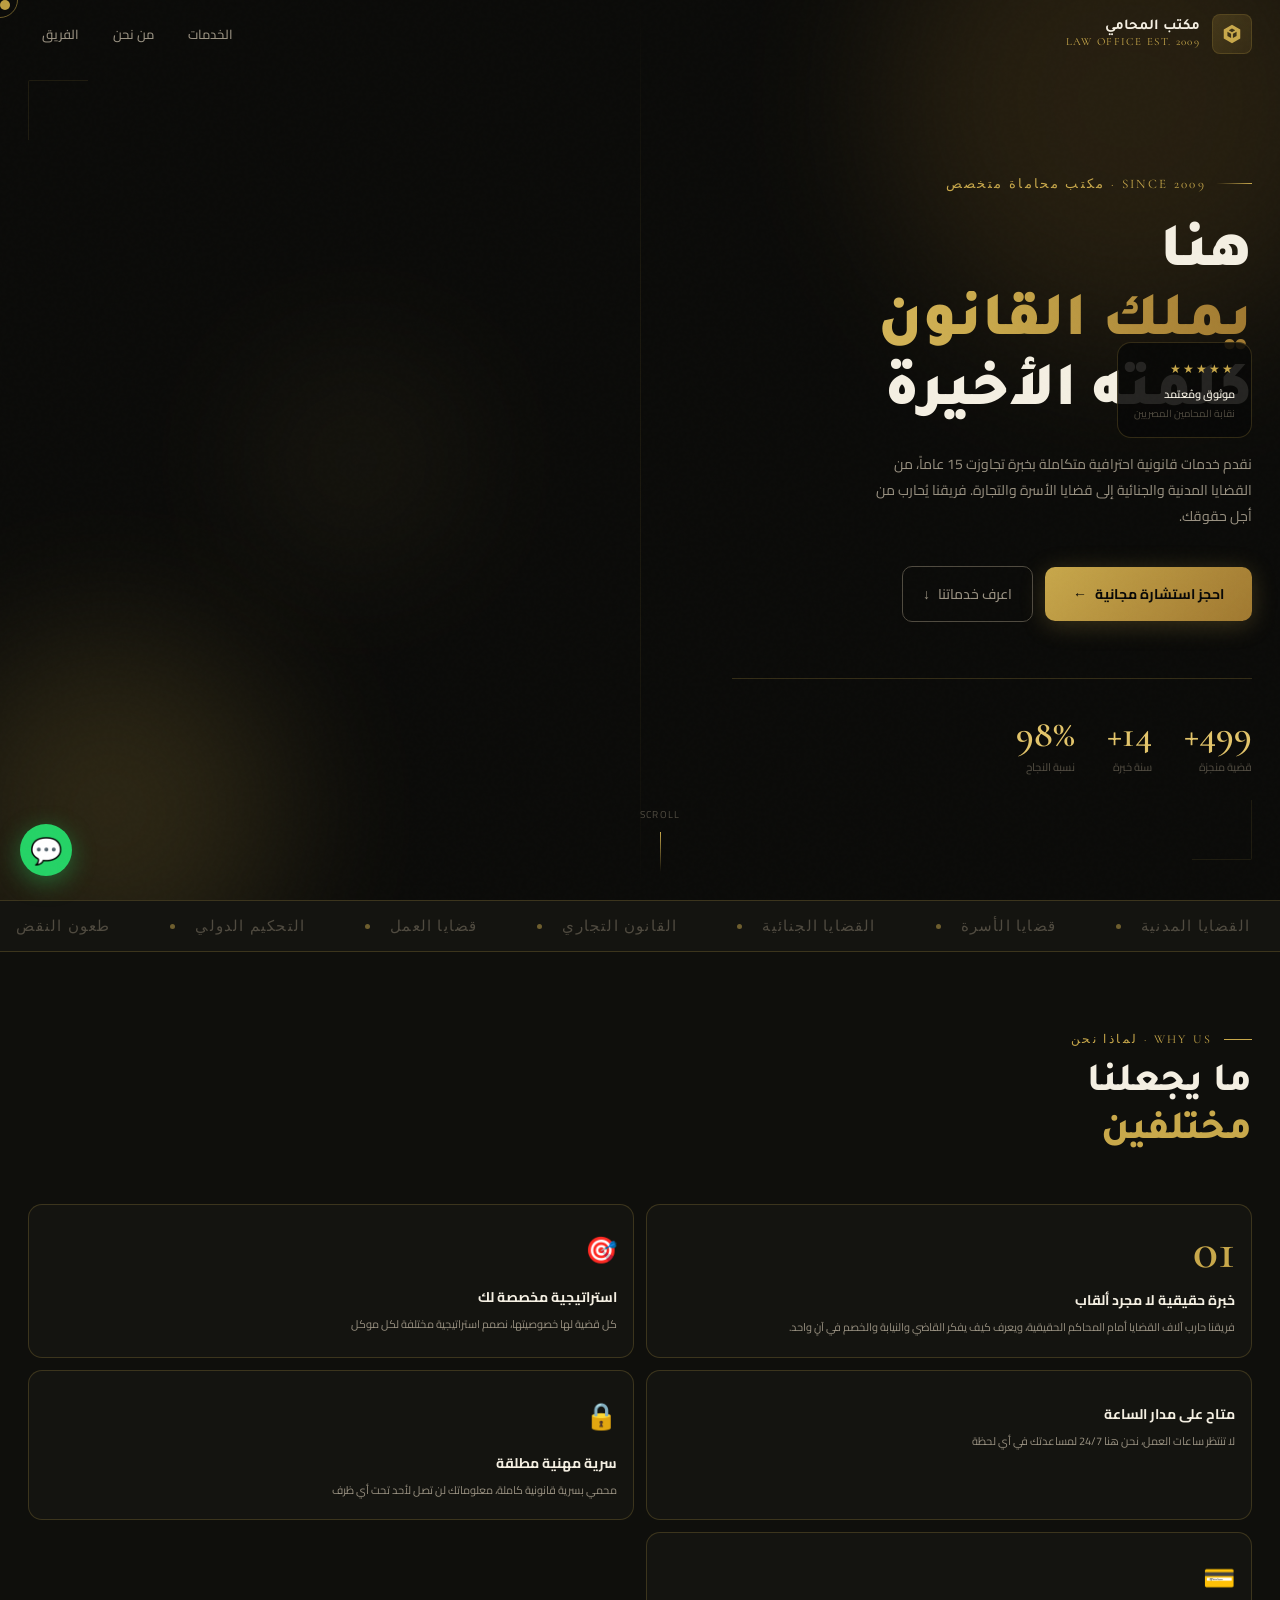
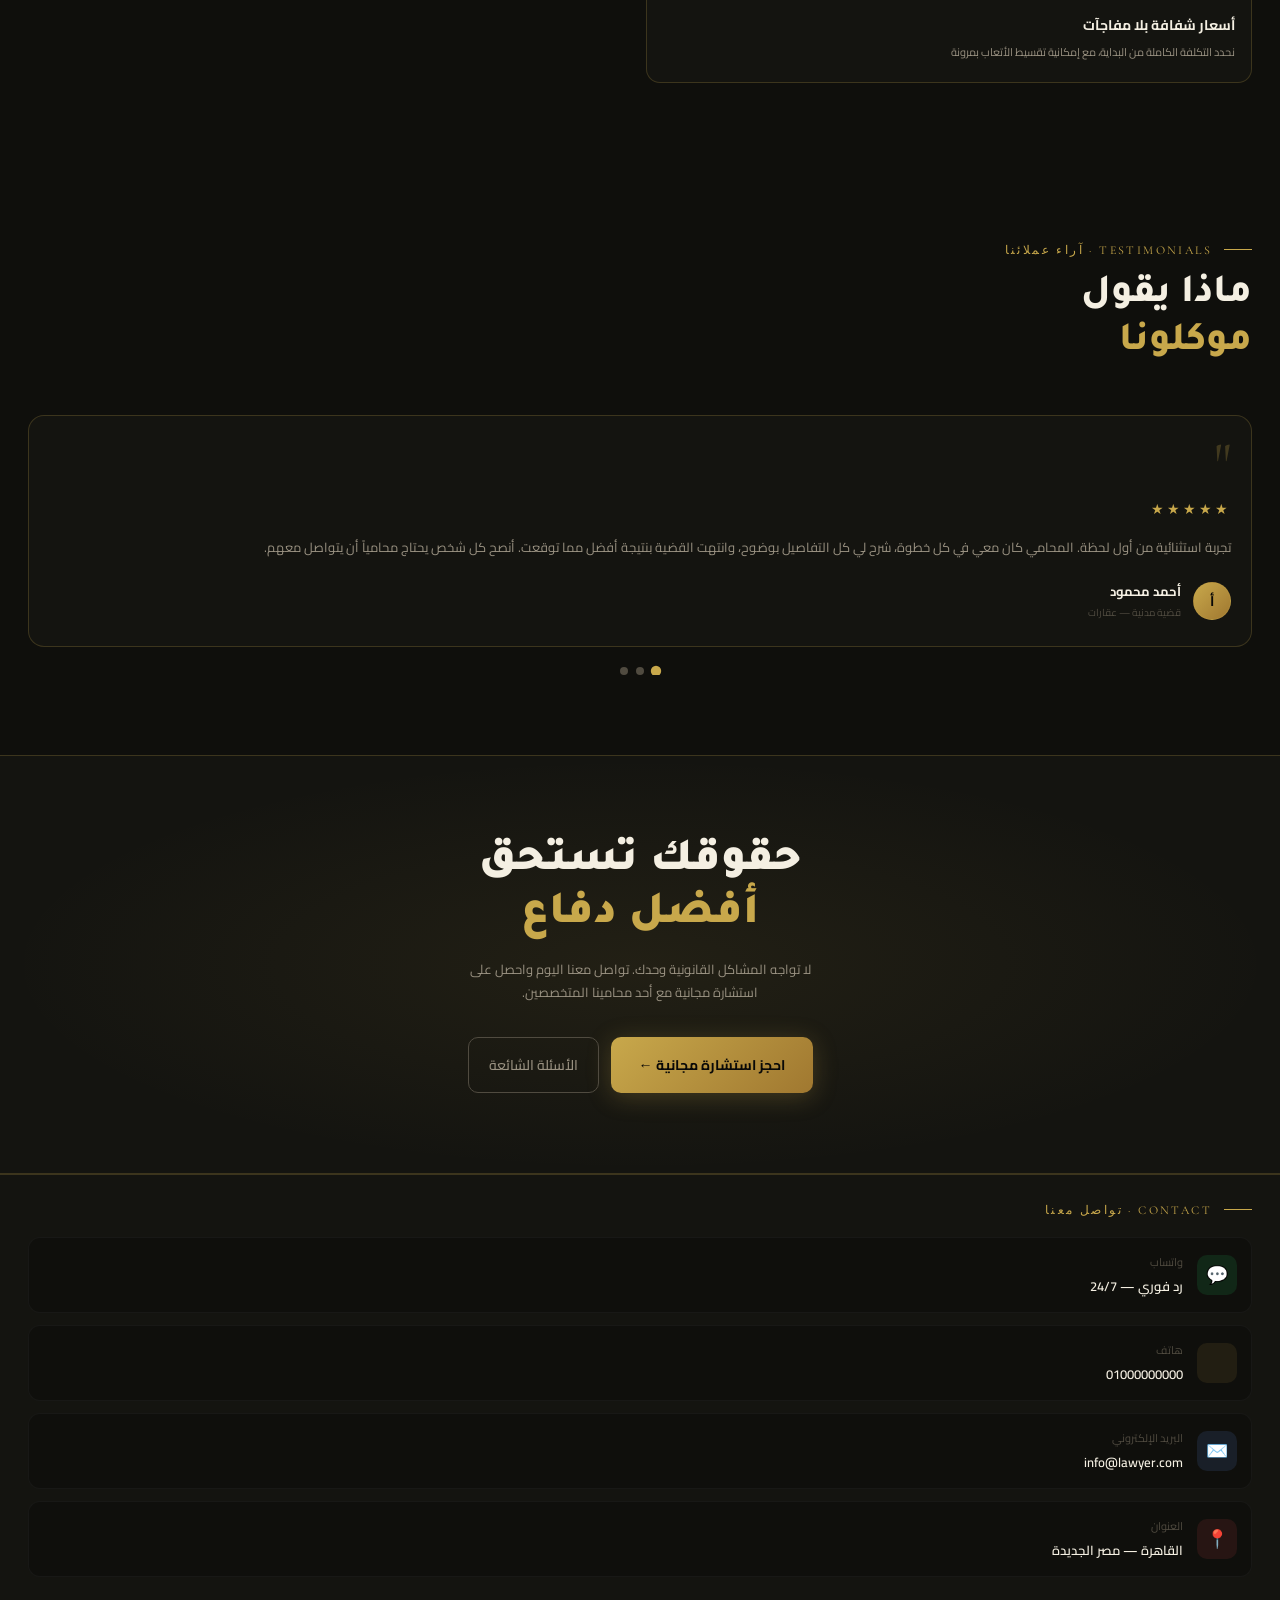
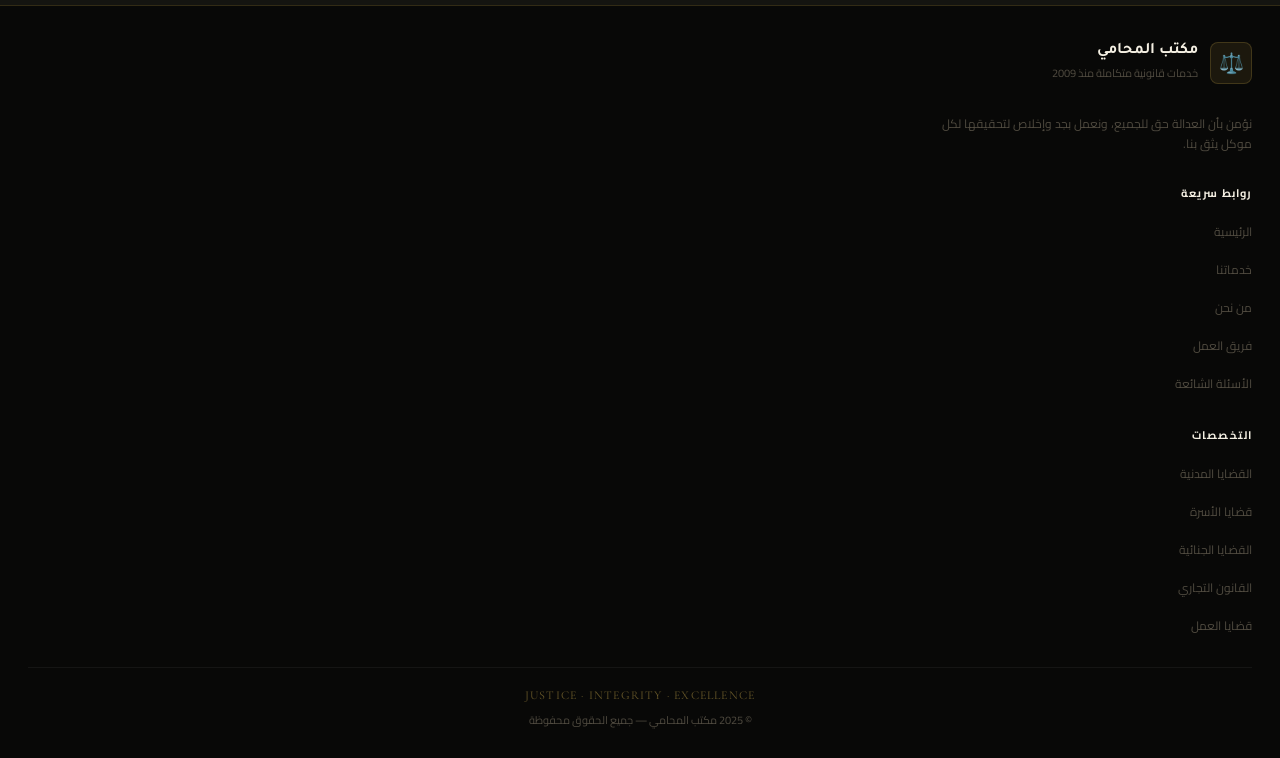
<file: index.html>
<!DOCTYPE html>
<html lang="ar" dir="rtl">
<head>
  <meta charset="UTF-8">
  <meta name="viewport" content="width=device-width, initial-scale=1.0">
  <title>مكتب المحامي — خدمات قانونية متكاملة</title>
  <link href="https://fonts.googleapis.com/css2?family=Cormorant+Garamond:wght@400;500;600;700&family=Cairo:wght@300;400;500;600;700;900&family=Tajawal:wght@300;400;500;700;800;900&display=swap" rel="stylesheet">
  <style>
    :root {
      --black:    #080807;
      --bg:       #0b0b09;
      --bg2:      #0f0f0c;
      --surface:  #141410;
      --surface2: #1a1a15;
      --gold:     #c8a84b;
      --gold2:    #e2c46a;
      --gold3:    #a07830;
      --golddim:  rgba(200,168,75,0.10);
      --goldbord: rgba(200,168,75,0.22);
      --white:    #f4efe2;
      --grey:     #9a9282;
      --muted:    #504b40;
      --red:      #c85a3a;
    }

    *, *::before, *::after { margin:0; padding:0; box-sizing:border-box; }

    html { scroll-behavior:smooth; }

    body {
      font-family:'Cairo','Tajawal',sans-serif;
      background:var(--bg);
      color:var(--white);
      direction:rtl;
      overflow-x:hidden;
      cursor:none;
    }

    /* ─── CUSTOM CURSOR ─── */
    .cursor {
      position:fixed; top:0; left:0;
      width:10px; height:10px;
      background:var(--gold);
      border-radius:50%;
      pointer-events:none;
      z-index:9999;
      transition:transform .15s ease, opacity .2s;
      mix-blend-mode:difference;
    }
    .cursor-ring {
      position:fixed; top:0; left:0;
      width:36px; height:36px;
      border:1px solid var(--gold);
      border-radius:50%;
      pointer-events:none;
      z-index:9998;
      transition:transform .35s ease, width .2s, height .2s, opacity .2s;
      opacity:.5;
    }
    .cursor.hov { transform:translate(-50%,-50%) scale(2.5); opacity:.6; }
    .cursor-ring.hov { width:54px; height:54px; opacity:.8; }

    /* ─── NOISE OVERLAY ─── */
    body::after {
      content:'';
      position:fixed; inset:0;
      background-image:url("data:image/svg+xml,%3Csvg viewBox='0 0 256 256' xmlns='http://www.w3.org/2000/svg'%3E%3Cfilter id='noise'%3E%3CfeTurbulence type='fractalNoise' baseFrequency='0.9' numOctaves='4' stitchTiles='stitch'/%3E%3C/filter%3E%3Crect width='100%25' height='100%25' filter='url(%23noise)' opacity='0.03'/%3E%3C/svg%3E");
      pointer-events:none;
      z-index:9000;
      opacity:.4;
    }

    /* ─── NAVBAR ─── */
    nav {
      position:fixed; top:0; right:0; left:0;
      z-index:1000;
      padding:0 28px;
      height:68px;
      display:flex; align-items:center; justify-content:space-between;
      background:rgba(8,8,7,0);
      border-bottom:1px solid transparent;
      transition:background .4s, border-color .4s, backdrop-filter .4s;
    }
    nav.scrolled {
      background:rgba(8,8,7,0.94);
      border-color:var(--goldbord);
      backdrop-filter:blur(16px);
    }

    .nav-brand {
      display:flex; align-items:center; gap:12px;
      text-decoration:none;
    }
    .nav-emblem {
      width:40px; height:40px;
      border:1px solid var(--goldbord);
      border-radius:8px;
      display:flex; align-items:center; justify-content:center;
      background:var(--golddim);
      position:relative;
      overflow:hidden;
    }
    .nav-emblem::before {
      content:'';
      position:absolute; inset:0;
      background:linear-gradient(135deg, var(--golddim), transparent);
    }
    .nav-emblem svg { width:22px; height:22px; fill:var(--gold); position:relative; }
    .nav-brand-text { display:flex; flex-direction:column; line-height:1.1; }
    .nav-brand-ar { font-family:'Tajawal',sans-serif; font-size:15px; font-weight:700; color:var(--white); }
    .nav-brand-sub { font-family:'Cormorant Garamond',serif; font-size:11px; color:var(--gold); letter-spacing:.12em; }

    .nav-menu { display:flex; align-items:center; gap:6px; }
    .nav-menu a {
      color:var(--grey);
      text-decoration:none;
      font-size:13px;
      font-weight:500;
      padding:8px 14px;
      border-radius:6px;
      transition:color .2s, background .2s;
      position:relative;
    }
    .nav-menu a:hover { color:var(--white); background:rgba(255,255,255,0.04); }
    .nav-menu a.active { color:var(--gold); }

    .nav-cta {
      background:linear-gradient(135deg, var(--gold), var(--gold3));
      color:var(--black) !important;
      font-weight:700 !important;
      padding:9px 20px !important;
      border-radius:8px !important;
      transition:opacity .2s, transform .15s !important;
    }
    .nav-cta:hover { opacity:.88; transform:translateY(-1px); background:rgba(255,255,255,0.04) !important; }

    /* ─── HERO ─── */
    .hero {
      min-height:100svh;
      display:flex; flex-direction:column;
      justify-content:center;
      padding:100px 28px 60px;
      position:relative;
      overflow:hidden;
    }

    /* animated background scales */
    .hero-bg {
      position:absolute; inset:0;
      pointer-events:none;
    }
    .hero-bg-scale {
      position:absolute;
      border-radius:50%;
      filter:blur(80px);
      opacity:.18;
      animation:breathe 8s ease-in-out infinite;
    }
    .hbs1 { width:500px; height:500px; background:var(--gold3); top:-150px; right:-100px; animation-delay:0s; }
    .hbs2 { width:340px; height:340px; background:var(--gold); bottom:-80px; left:-60px; animation-delay:3s; }
    .hbs3 { width:200px; height:200px; background:var(--gold2); top:40%; left:20%; animation-delay:5s; opacity:.07; }

    @keyframes breathe {
      0%,100% { transform:scale(1) translate(0,0); opacity:.18; }
      50% { transform:scale(1.12) translate(10px,-10px); opacity:.25; }
    }

    /* diagonal gold line */
    .hero-line {
      position:absolute;
      top:0; left:50%;
      width:1px; height:100%;
      background:linear-gradient(to bottom, transparent, var(--goldbord) 30%, var(--goldbord) 70%, transparent);
      opacity:.4;
    }

    /* corner decoration */
    .hero-corner {
      position:absolute;
      top:80px; left:28px;
      width:60px; height:60px;
      border-top:1px solid var(--goldbord);
      border-left:1px solid var(--goldbord);
      border-radius:2px 0 0 0;
      opacity:.5;
    }
    .hero-corner2 {
      position:absolute;
      bottom:40px; right:28px;
      width:60px; height:60px;
      border-bottom:1px solid var(--goldbord);
      border-right:1px solid var(--goldbord);
      border-radius:0 0 2px 0;
      opacity:.5;
    }

    .hero-content { position:relative; z-index:2; max-width:520px; }

    .hero-eyebrow {
      display:inline-flex; align-items:center; gap:10px;
      font-family:'Cormorant Garamond',serif;
      font-size:13px; letter-spacing:.18em;
      color:var(--gold);
      margin-bottom:30px;
      opacity:0; animation:fadeSlide .8s ease .2s forwards;
    }
    .hero-eyebrow-line {
      width:36px; height:1px;
      background:linear-gradient(to left, var(--gold), transparent);
    }

    .hero-h1 {
      font-family:'Tajawal',sans-serif;
      font-size:clamp(38px,10vw,62px);
      font-weight:900;
      line-height:1.12;
      margin-bottom:22px;
      opacity:0; animation:fadeSlide .8s ease .4s forwards;
    }
    .hero-h1 .line1 { display:block; color:var(--white); }
    .hero-h1 .line2 {
      display:block;
      background:linear-gradient(90deg, var(--gold2), var(--gold), var(--gold3));
      -webkit-background-clip:text; -webkit-text-fill-color:transparent;
      background-clip:text;
    }
    .hero-h1 .line3 { display:block; color:var(--white); }

    .hero-desc {
      font-size:14px; color:var(--grey); line-height:1.85;
      max-width:400px;
      margin-bottom:36px;
      opacity:0; animation:fadeSlide .8s ease .6s forwards;
    }

    .hero-actions {
      display:flex; gap:12px; align-items:center; flex-wrap:wrap;
      opacity:0; animation:fadeSlide .8s ease .8s forwards;
    }
    .btn-primary {
      display:inline-flex; align-items:center; gap:8px;
      background:linear-gradient(135deg, var(--gold), var(--gold3));
      color:var(--black);
      font-family:'Cairo',sans-serif; font-size:14px; font-weight:700;
      padding:14px 28px; border-radius:10px; border:none;
      cursor:pointer; text-decoration:none;
      transition:transform .2s, box-shadow .2s;
      box-shadow:0 4px 24px rgba(200,168,75,0.25);
    }
    .btn-primary:hover { transform:translateY(-2px); box-shadow:0 8px 32px rgba(200,168,75,0.35); }
    .btn-ghost {
      display:inline-flex; align-items:center; gap:8px;
      background:transparent;
      color:var(--grey);
      font-family:'Cairo',sans-serif; font-size:14px; font-weight:500;
      padding:14px 20px; border-radius:10px;
      border:1px solid var(--muted);
      cursor:pointer; text-decoration:none;
      transition:border-color .2s, color .2s;
    }
    .btn-ghost:hover { border-color:var(--gold); color:var(--gold); }

    .hero-stats {
      display:flex; gap:32px;
      margin-top:56px;
      padding-top:36px;
      border-top:1px solid var(--goldbord);
      opacity:0; animation:fadeSlide .8s ease 1s forwards;
    }
    .hs-item {}
    .hs-num {
      font-family:'Cormorant Garamond',serif;
      font-size:38px; font-weight:600;
      color:var(--gold2); line-height:1;
      margin-bottom:4px;
    }
    .hs-label { font-size:11px; color:var(--muted); font-weight:500; }

    /* scroll hint */
    .scroll-hint {
      position:absolute; bottom:28px; left:50%; transform:translateX(-50%);
      display:flex; flex-direction:column; align-items:center; gap:8px;
      opacity:0; animation:fadeSlide .8s ease 1.4s forwards;
      z-index:2;
    }
    .scroll-hint-text { font-size:10px; color:var(--muted); letter-spacing:.12em; }
    .scroll-hint-arrow {
      width:1px; height:40px;
      background:linear-gradient(to bottom, var(--gold), transparent);
      animation:scrollDrop 2s ease-in-out infinite;
    }
    @keyframes scrollDrop {
      0%,100% { transform:scaleY(1); opacity:1; }
      50% { transform:scaleY(.6) translateY(8px); opacity:.4; }
    }

    @keyframes fadeSlide {
      from { opacity:0; transform:translateY(22px); }
      to   { opacity:1; transform:translateY(0); }
    }

    /* ─── SECTION SHARED ─── */
    section { padding:80px 28px; }

    .sec-label {
      display:flex; align-items:center; gap:12px;
      margin-bottom:14px;
    }
    .sec-label-line { width:28px; height:1px; background:var(--gold); }
    .sec-label-text {
      font-family:'Cormorant Garamond',serif;
      font-size:12px; letter-spacing:.2em; color:var(--gold); text-transform:uppercase;
    }
    .sec-title {
      font-family:'Tajawal',sans-serif;
      font-size:clamp(26px,6vw,40px); font-weight:800;
      line-height:1.2; margin-bottom:14px;
    }
    .sec-title span { color:var(--gold); }
    .sec-desc { font-size:13px; color:var(--grey); line-height:1.8; max-width:420px; }

    /* ─── MARQUEE ─── */
    .marquee-wrap {
      overflow:hidden;
      border-top:1px solid var(--goldbord);
      border-bottom:1px solid var(--goldbord);
      padding:16px 0;
      background:var(--surface);
    }
    .marquee-track {
      display:flex; gap:0;
      animation:marquee 20s linear infinite;
      white-space:nowrap;
    }
    .marquee-item {
      display:inline-flex; align-items:center; gap:20px;
      padding:0 30px;
      font-family:'Cormorant Garamond',serif;
      font-size:15px; letter-spacing:.08em;
      color:var(--muted);
    }
    .marquee-dot { width:5px; height:5px; border-radius:50%; background:var(--gold); opacity:.5; }
    @keyframes marquee { from { transform:translateX(0); } to { transform:translateX(-50%); } }

    /* ─── SERVICES SECTION ─── */
    .services-section { background:var(--bg2); }

    .services-grid {
      display:grid;
      grid-template-columns:1fr;
      gap:2px;
      margin-top:48px;
      border:1px solid var(--goldbord);
      border-radius:16px;
      overflow:hidden;
    }

    .srv-card {
      background:var(--surface);
      padding:26px 24px;
      display:flex; align-items:flex-start; gap:18px;
      transition:background .3s;
      cursor:pointer;
      position:relative;
      overflow:hidden;
    }
    .srv-card::before {
      content:'';
      position:absolute; top:0; right:0;
      width:0; height:100%;
      background:linear-gradient(to left, var(--golddim), transparent);
      transition:width .4s ease;
    }
    .srv-card:hover::before { width:100%; }
    .srv-card:hover { background:var(--surface2); }

    .srv-icon-wrap {
      width:48px; height:48px; min-width:48px;
      border-radius:12px;
      background:var(--golddim);
      border:1px solid var(--goldbord);
      display:flex; align-items:center; justify-content:center;
      font-size:22px;
      transition:transform .3s;
    }
    .srv-card:hover .srv-icon-wrap { transform:scale(1.1) rotate(-5deg); }

    .srv-body { flex:1; position:relative; }
    .srv-title { font-size:15px; font-weight:700; margin-bottom:6px; }
    .srv-text { font-size:12px; color:var(--grey); line-height:1.7; }

    .srv-arrow {
      align-self:center;
      width:32px; height:32px; min-width:32px;
      border-radius:50%;
      border:1px solid var(--muted);
      display:flex; align-items:center; justify-content:center;
      color:var(--muted); font-size:16px;
      transition:border-color .2s, color .2s, transform .2s;
      position:relative;
    }
    .srv-card:hover .srv-arrow { border-color:var(--gold); color:var(--gold); transform:translateX(-4px); }

    /* ─── ABOUT SECTION ─── */
    .about-section {}

    .about-grid {
      display:grid;
      grid-template-columns:1fr;
      gap:40px;
      margin-top:48px;
    }

    .about-visual {
      position:relative;
      border-radius:16px;
      overflow:hidden;
      min-height:280px;
      background:var(--surface);
      border:1px solid var(--goldbord);
    }
    .about-visual-inner {
      position:absolute; inset:0;
      display:flex; flex-direction:column;
      align-items:center; justify-content:center;
      gap:16px;
    }
    .about-big-icon { font-size:80px; opacity:.15; }
    .about-circle {
      position:absolute;
      border-radius:50%;
      border:1px solid var(--goldbord);
    }
    .ac1 { width:140px; height:140px; top:50%; left:50%; transform:translate(-50%,-50%); animation:rotateSlow 20s linear infinite; }
    .ac2 { width:220px; height:220px; top:50%; left:50%; transform:translate(-50%,-50%); animation:rotateSlow 30s linear infinite reverse; opacity:.5; }
    .ac3 { width:300px; height:300px; top:50%; left:50%; transform:translate(-50%,-50%); animation:rotateSlow 45s linear infinite; opacity:.25; }
    @keyframes rotateSlow { from { transform:translate(-50%,-50%) rotate(0deg); } to { transform:translate(-50%,-50%) rotate(360deg); } }

    .about-dot {
      position:absolute; width:6px; height:6px;
      background:var(--gold); border-radius:50%;
    }
    .ad1 { top:14%; right:14%; }
    .ad2 { bottom:18%; left:12%; }
    .ad3 { top:55%; right:8%; }

    .about-badge {
      position:absolute; bottom:20px; right:20px;
      background:rgba(8,8,7,0.9);
      border:1px solid var(--goldbord);
      border-radius:12px;
      padding:12px 16px;
      display:flex; align-items:center; gap:10px;
    }
    .ab-icon { font-size:20px; }
    .ab-num { font-family:'Cormorant Garamond',serif; font-size:22px; font-weight:600; color:var(--gold); }
    .ab-text { font-size:10px; color:var(--grey); }

    .about-text {}
    .about-list { list-style:none; margin-top:24px; display:flex; flex-direction:column; gap:12px; }
    .about-list li {
      display:flex; align-items:flex-start; gap:12px;
      font-size:13px; color:var(--grey); line-height:1.6;
    }
    .about-list li::before {
      content:'—';
      color:var(--gold); font-weight:700; min-width:16px;
      margin-top:1px;
    }
    .about-list li strong { color:var(--white); }

    /* ─── WHY US SECTION ─── */
    .why-section { background:var(--bg2); }

    .why-grid {
      display:grid;
      grid-template-columns:1fr 1fr;
      gap:12px;
      margin-top:48px;
    }

    .why-card {
      background:var(--surface);
      border:1px solid var(--goldbord);
      border-radius:14px;
      padding:20px 16px;
      transition:background .3s, transform .25s;
    }
    .why-card:hover { background:var(--surface2); transform:translateY(-3px); }
    .why-card:first-child {
      grid-column:1/-1;
      display:flex; gap:18px; align-items:flex-start;
    }

    .why-num {
      font-family:'Cormorant Garamond',serif;
      font-size:42px; font-weight:600; color:var(--gold);
      opacity:.35; line-height:1; margin-bottom:10px;
    }
    .why-card:first-child .why-num { opacity:1; font-size:52px; }
    .why-icon { font-size:26px; margin-bottom:10px; }
    .why-title { font-size:14px; font-weight:700; margin-bottom:6px; }
    .why-text { font-size:11px; color:var(--grey); line-height:1.6; }

    /* ─── TEAM STRIP ─── */
    .team-section {}

    .team-strip {
      display:flex; flex-direction:column; gap:12px;
      margin-top:48px;
    }

    .team-card {
      background:var(--surface);
      border:1px solid rgba(255,255,255,0.05);
      border-radius:14px;
      padding:18px;
      display:flex; align-items:center; gap:16px;
      transition:border-color .25s, transform .25s;
      text-decoration:none; color:inherit;
    }
    .team-card:hover { border-color:var(--goldbord); transform:translateX(-4px); }

    .team-avatar {
      width:52px; height:52px; min-width:52px;
      border-radius:50%;
      display:flex; align-items:center; justify-content:center;
      font-size:20px; font-weight:800; color:var(--black);
      font-family:'Tajawal',sans-serif;
      border:2px solid var(--goldbord);
    }
    .ta1 { background:linear-gradient(135deg,#c8a84b,#7a5c1e); }
    .ta2 { background:linear-gradient(135deg,#6b8cba,#2a4470); color:#f0ece0 !important; }
    .ta3 { background:linear-gradient(135deg,#8b6b9a,#4a2a60); color:#f0ece0 !important; }
    .ta4 { background:linear-gradient(135deg,#5a9a6a,#2a5a3a); color:#f0ece0 !important; }

    .team-info { flex:1; }
    .team-name { font-size:14px; font-weight:700; margin-bottom:2px; }
    .team-role { font-size:11px; color:var(--gold); font-weight:600; margin-bottom:4px; }
    .team-exp { font-size:10px; color:var(--muted); }
    .team-arrow { color:var(--muted); font-size:18px; transition:color .2s, transform .2s; }
    .team-card:hover .team-arrow { color:var(--gold); transform:translateX(-3px); }

    /* ─── TESTIMONIALS ─── */
    .testi-section { background:var(--bg2); overflow:hidden; }

    .testi-slider-wrap {
      position:relative;
      margin-top:48px;
      overflow:hidden;
    }
    .testi-slider {
      display:flex;
      gap:16px;
      transition:transform .4s cubic-bezier(.4,0,.2,1);
    }
    .testi-card {
      background:var(--surface);
      border:1px solid var(--goldbord);
      border-radius:16px;
      padding:24px 20px;
      min-width:calc(100vw - 56px);
      flex-shrink:0;
    }
    .testi-quote {
      font-family:'Cormorant Garamond',serif;
      font-size:60px; line-height:.8;
      color:var(--gold); opacity:.25;
      margin-bottom:8px;
    }
    .testi-text { font-size:13px; color:var(--grey); line-height:1.8; margin-bottom:20px; }
    .testi-stars { color:var(--gold); font-size:14px; letter-spacing:3px; margin-bottom:14px; }
    .testi-author { display:flex; align-items:center; gap:12px; }
    .testi-av {
      width:38px; height:38px; border-radius:50%;
      background:linear-gradient(135deg, var(--gold), var(--gold3));
      display:flex; align-items:center; justify-content:center;
      font-size:14px; font-weight:700; color:var(--black);
      border:1px solid var(--goldbord);
    }
    .testi-name { font-size:13px; font-weight:700; }
    .testi-sub { font-size:10px; color:var(--muted); }

    .testi-controls {
      display:flex; justify-content:center; gap:8px;
      margin-top:20px;
    }
    .testi-dot {
      width:8px; height:8px; border-radius:50%;
      background:var(--muted); cursor:pointer;
      transition:background .2s, transform .2s;
    }
    .testi-dot.active { background:var(--gold); transform:scale(1.3); }

    /* ─── CTA SECTION ─── */
    .cta-section {
      position:relative; overflow:hidden;
      text-align:center;
      background:var(--surface);
      border-top:1px solid var(--goldbord);
      border-bottom:1px solid var(--goldbord);
    }
    .cta-section::before {
      content:'';
      position:absolute; inset:0;
      background:radial-gradient(ellipse at center, rgba(200,168,75,0.08) 0%, transparent 70%);
    }
    .cta-content { position:relative; z-index:1; }
    .cta-title {
      font-family:'Tajawal',sans-serif;
      font-size:clamp(28px,7vw,46px); font-weight:900;
      line-height:1.15; margin-bottom:16px;
    }
    .cta-title span { color:var(--gold); }
    .cta-desc { font-size:13px; color:var(--grey); line-height:1.8; max-width:380px; margin:0 auto 32px; }
    .cta-actions { display:flex; justify-content:center; gap:12px; flex-wrap:wrap; }

    /* ─── CONTACT STRIP ─── */
    .contact-strip {
      background:var(--surface);
      border-top:1px solid var(--goldbord);
      padding:28px;
    }
    .contact-grid {
      display:flex; flex-direction:column; gap:12px;
    }
    .contact-item {
      display:flex; align-items:center; gap:14px;
      background:var(--bg2);
      border:1px solid rgba(255,255,255,0.04);
      border-radius:12px; padding:14px;
      transition:border-color .2s;
      text-decoration:none; color:inherit;
    }
    .contact-item:hover { border-color:var(--goldbord); }
    .ci-icon {
      width:40px; height:40px; border-radius:10px;
      display:flex; align-items:center; justify-content:center;
      font-size:18px; min-width:40px;
    }
    .ci-label { font-size:11px; color:var(--muted); margin-bottom:2px; }
    .ci-val { font-size:13px; font-weight:600; }

    /* ─── FOOTER ─── */
    footer {
      background:var(--black);
      border-top:1px solid var(--goldbord);
      padding:36px 28px 28px;
    }
    .footer-top {
      display:flex; flex-direction:column; gap:28px;
      padding-bottom:28px;
      border-bottom:1px solid rgba(255,255,255,0.05);
      margin-bottom:20px;
    }
    .footer-brand { display:flex; align-items:center; gap:12px; }
    .footer-brand-icon {
      width:42px; height:42px;
      border:1px solid var(--goldbord); border-radius:8px;
      display:flex; align-items:center; justify-content:center;
      background:var(--golddim); font-size:20px;
    }
    .footer-brand-name { font-family:'Tajawal',sans-serif; font-size:16px; font-weight:700; }
    .footer-brand-tagline { font-size:11px; color:var(--muted); margin-top:2px; }
    .footer-desc { font-size:12px; color:var(--muted); line-height:1.7; max-width:320px; }

    .footer-nav-title { font-size:11px; font-weight:700; color:var(--white); letter-spacing:.1em; margin-bottom:12px; }
    .footer-nav-links { list-style:none; display:flex; flex-direction:column; gap:8px; }
    .footer-nav-links a { font-size:12px; color:var(--muted); text-decoration:none; transition:color .2s; }
    .footer-nav-links a:hover { color:var(--gold); }

    .footer-bottom {
      display:flex; flex-direction:column; gap:8px;
      text-align:center;
    }
    .footer-copy { font-size:11px; color:var(--muted); }
    .footer-gold { font-family:'Cormorant Garamond',serif; font-size:12px; color:var(--gold); letter-spacing:.1em; opacity:.5; }

    /* ─── WHATSAPP FAB ─── */
    .wa-fab {
      position:fixed; bottom:24px; left:20px;
      width:52px; height:52px;
      background:#25d366; border-radius:50%;
      display:flex; align-items:center; justify-content:center;
      box-shadow:0 6px 24px rgba(37,211,102,0.4);
      text-decoration:none; font-size:26px;
      z-index:800;
      transition:transform .2s, box-shadow .2s;
      animation:waPulse 3s ease-in-out infinite;
    }
    .wa-fab:hover { transform:scale(1.1); box-shadow:0 10px 32px rgba(37,211,102,0.5); }
    @keyframes waPulse {
      0%,100% { box-shadow:0 6px 24px rgba(37,211,102,0.4); }
      50% { box-shadow:0 6px 40px rgba(37,211,102,0.7); }
    }

    /* ─── SCROLL REVEALS ─── */
    .reveal {
      opacity:0; transform:translateY(30px);
      transition:opacity .7s ease, transform .7s ease;
    }
    .reveal.visible { opacity:1; transform:translateY(0); }
    .reveal-left { opacity:0; transform:translateX(30px); transition:opacity .7s ease, transform .7s ease; }
    .reveal-left.visible { opacity:1; transform:translateX(0); }

    /* ─── FLOATING BADGE ─── */
    .floating-badge {
      position:absolute; top:38%; right:28px;
      background:rgba(8,8,7,0.88);
      border:1px solid var(--goldbord);
      border-radius:14px;
      padding:14px 16px;
      z-index:2;
      animation:floatBadge 4s ease-in-out infinite;
    }
    @keyframes floatBadge {
      0%,100% { transform:translateY(0); }
      50% { transform:translateY(-8px); }
    }
    .fb-stars { color:var(--gold); font-size:12px; letter-spacing:2px; margin-bottom:4px; }
    .fb-text { font-size:11px; color:var(--white); font-weight:600; }
    .fb-sub { font-size:10px; color:var(--muted); }

    /* responsive hint */
    @media (min-width:600px) {
      .why-grid { grid-template-columns:1fr 1fr; }
      .why-card:first-child { grid-column:auto; flex-direction:column; }
    }
  </style>
</head>
<body>

<!-- Custom Cursor -->
<div class="cursor" id="cursor"></div>
<div class="cursor-ring" id="cursorRing"></div>

<!-- ═══ NAVBAR ═══ -->
<nav id="navbar">
  <a class="nav-brand" href="index.html">
    <div class="nav-emblem">
      <svg viewBox="0 0 24 24"><path d="M12 2L3 7v10l9 5 9-5V7L12 2zm-1 14.27l-4-2.22V9.5l4 2.22v4.55zm1-6.27L8.5 7.88 12 6l3.5 1.88L12 10zm5 4.05l-4 2.22V11.7l4-2.22v4.57z"/></svg>
    </div>
    <div class="nav-brand-text">
      <span class="nav-brand-ar">مكتب المحامي</span>
      <span class="nav-brand-sub">LAW OFFICE EST. 2009</span>
    </div>
  </a>
  <div class="nav-menu">
    <a href="service.html">الخدمات</a>
    <a href="Aboutus.html">من نحن</a>
    <a href="team.html">الفريق</a>
  </div>
</nav>

<!-- ═══ HERO ═══ -->
<section class="hero">
  <div class="hero-bg">
    <div class="hero-bg-scale hbs1"></div>
    <div class="hero-bg-scale hbs2"></div>
    <div class="hero-bg-scale hbs3"></div>
  </div>
  <div class="hero-line"></div>
  <div class="hero-corner"></div>
  <div class="hero-corner2"></div>

  <div class="hero-content">
    <div class="hero-eyebrow">
      <div class="hero-eyebrow-line"></div>
      <span>SINCE 2009 · مكتب محاماة متخصص</span>
    </div>

    <h1 class="hero-h1">
      <span class="line1">هنا</span>
      <span class="line2">يملك القانون</span>
      <span class="line3">كلمته الأخيرة</span>
    </h1>

    <p class="hero-desc">
      نقدم خدمات قانونية احترافية متكاملة بخبرة تجاوزت 15 عاماً،
      من القضايا المدنية والجنائية إلى قضايا الأسرة والتجارة.
      فريقنا يُحارب من أجل حقوقك.
    </p>

    <div class="hero-actions">
      <a href="#contact" class="btn-primary">
        احجز استشارة مجانية
        <span>←</span>
      </a>
      <a href="#services" class="btn-ghost">
        <span>اعرف خدماتنا</span>
        <span>↓</span>
      </a>
    </div>

    <div class="hero-stats">
      <div class="hs-item">
        <div class="hs-num" data-count="500">0</div>
        <div class="hs-label">قضية منجزة</div>
      </div>
      <div class="hs-item">
        <div class="hs-num" data-count="15">0</div>
        <div class="hs-label">سنة خبرة</div>
      </div>
      <div class="hs-item">
        <div class="hs-num">98%</div>
        <div class="hs-label">نسبة النجاح</div>
      </div>
    </div>
  </div>

  <!-- Floating trust badge -->
  <div class="floating-badge">
    <div class="fb-stars">★★★★★</div>
    <div class="fb-text">موثوق ومُعتمد</div>
    <div class="fb-sub">نقابة المحامين المصريين</div>
  </div>

  <div class="scroll-hint">
    <div class="scroll-hint-text">SCROLL</div>
    <div class="scroll-hint-arrow"></div>
  </div>
</section>

<!-- ═══ MARQUEE ═══ -->
<div class="marquee-wrap">
  <div class="marquee-track" id="marqueeTrack">
    <span class="marquee-item">القضايا المدنية<span class="marquee-dot"></span></span>
    <span class="marquee-item">قضايا الأسرة<span class="marquee-dot"></span></span>
    <span class="marquee-item">القضايا الجنائية<span class="marquee-dot"></span></span>
    <span class="marquee-item">القانون التجاري<span class="marquee-dot"></span></span>
    <span class="marquee-item">قضايا العمل<span class="marquee-dot"></span></span>
    <span class="marquee-item">التحكيم الدولي<span class="marquee-dot"></span></span>
    <span class="marquee-item">طعون النقض<span class="marquee-dot"></span></span>
    <span class="marquee-item">تأسيس الشركات<span class="marquee-dot"></span></span>
    <!-- duplicate for seamless loop -->
    <span class="marquee-item">القضايا المدنية<span class="marquee-dot"></span></span>
    <span class="marquee-item">قضايا الأسرة<span class="marquee-dot"></span></span>
    <span class="marquee-item">القضايا الجنائية<span class="marquee-dot"></span></span>
    <span class="marquee-item">القانون التجاري<span class="marquee-dot"></span></span>
    <span class="marquee-item">قضايا العمل<span class="marquee-dot"></span></span>
    <span class="marquee-item">التحكيم الدولي<span class="marquee-dot"></span></span>
    <span class="marquee-item">طعون النقض<span class="marquee-dot"></span></span>
    <span class="marquee-item">تأسيس الشركات<span class="marquee-dot"></span></span>
  </div>
</div>




<!-- ═══ WHY US ═══ -->
<section class="why-section">
  <div class="sec-label reveal">
    <div class="sec-label-line"></div>
    <div class="sec-label-text">WHY US · لماذا نحن</div>
  </div>
  <h2 class="sec-title reveal">ما يجعلنا<br><span>مختلفين</span></h2>

  <div class="why-grid">
    <div class="why-card reveal">
      <div>
        <div class="why-num">01</div>
        <div class="why-title">خبرة حقيقية لا مجرد ألقاب</div>
        <div class="why-text">فريقنا حارب آلاف القضايا أمام المحاكم الحقيقية، ويعرف كيف يفكر القاضي والنيابة والخصم في آنٍ واحد.</div>
      </div>
    </div>
    <div class="why-card reveal">
      <div class="why-icon">🎯</div>
      <div class="why-title">استراتيجية مخصصة لك</div>
      <div class="why-text">كل قضية لها خصوصيتها، نصمم استراتيجية مختلفة لكل موكل</div>
    </div>
    <div class="why-card reveal">
      <div class="why-icon"></div>
      <div class="why-title">متاح على مدار الساعة</div>
      <div class="why-text">لا تنتظر ساعات العمل، نحن هنا 24/7 لمساعدتك في أي لحظة</div>
    </div>
    <div class="why-card reveal">
      <div class="why-icon">🔒</div>
      <div class="why-title">سرية مهنية مطلقة</div>
      <div class="why-text">محمي بسرية قانونية كاملة، معلوماتك لن تصل لأحد تحت أي ظرف</div>
    </div>
    <div class="why-card reveal">
      <div class="why-icon">💳</div>
      <div class="why-title">أسعار شفافة بلا مفاجآت</div>
      <div class="why-text">نحدد التكلفة الكاملة من البداية، مع إمكانية تقسيط الأتعاب بمرونة</div>
    </div>
  </div>
</section>




<!-- ═══ TESTIMONIALS ═══ -->
<section class="testi-section">
  <div class="sec-label reveal">
    <div class="sec-label-line"></div>
    <div class="sec-label-text">TESTIMONIALS · آراء عملائنا</div>
  </div>
  <h2 class="sec-title reveal">ماذا يقول<br><span>موكلونا</span></h2>

  <div class="testi-slider-wrap reveal">
    <div class="testi-slider" id="testiSlider">

      <div class="testi-card">
        <div class="testi-quote">"</div>
        <div class="testi-stars">★★★★★</div>
        <p class="testi-text">تجربة استثنائية من أول لحظة. المحامي كان معي في كل خطوة، شرح لي كل التفاصيل بوضوح، وانتهت القضية بنتيجة أفضل مما توقعت. أنصح كل شخص يحتاج محامياً أن يتواصل معهم.</p>
        <div class="testi-author">
          <div class="testi-av">أ</div>
          <div>
            <div class="testi-name">أحمد محمود</div>
            <div class="testi-sub">قضية مدنية — عقارات</div>
          </div>
        </div>
      </div>

      <div class="testi-card">
        <div class="testi-quote">"</div>
        <div class="testi-stars">★★★★★</div>
        <p class="testi-text">في أصعب مرحلة في حياتي كانوا بجانبي. المحامية سارة تعاملت مع قضية الحضانة بإنسانية واحترافية نادرة. الحمد لله انتهى كل شيء بأفضل نتيجة لأطفالي.</p>
        <div class="testi-author">
          <div class="testi-av">ر</div>
          <div>
            <div class="testi-name">ريم عبدالله</div>
            <div class="testi-sub">قضية أسرة — حضانة</div>
          </div>
        </div>
      </div>

      <div class="testi-card">
        <div class="testi-quote">"</div>
        <div class="testi-stars">★★★★★</div>
        <p class="testi-text">ساعدوني في تأسيس شركتي وصياغة جميع العقود بشكل احترافي. الفريق محترف جداً ومتعاون، والأسعار منطقية مقارنة بالخدمة المقدمة. شكراً مكتب المحامي!</p>
        <div class="testi-author">
          <div class="testi-av">م</div>
          <div>
            <div class="testi-name">محمد سامي</div>
            <div class="testi-sub">قانون تجاري — تأسيس شركة</div>
          </div>
        </div>
      </div>

    </div>
    <div class="testi-controls">
      <div class="testi-dot active" onclick="goSlide(0)"></div>
      <div class="testi-dot" onclick="goSlide(1)"></div>
      <div class="testi-dot" onclick="goSlide(2)"></div>
    </div>
  </div>
</section>

<!-- ═══ CTA ═══ -->
<section class="cta-section">
  <div class="cta-content reveal">
    <h2 class="cta-title">حقوقك تستحق<br><span>أفضل دفاع</span></h2>
    <p class="cta-desc">لا تواجه المشاكل القانونية وحدك. تواصل معنا اليوم واحصل على استشارة مجانية مع أحد محامينا المتخصصين.</p>
    <div class="cta-actions">
      <a href="#contact" class="btn-primary">احجز استشارة مجانية ←</a>
      <a href="faq.html" class="btn-ghost">الأسئلة الشائعة</a>
    </div>
  </div>
</section>

<!-- ═══ CONTACT STRIP ═══ -->
<div class="contact-strip" id="contact">
  <div class="sec-label reveal" style="margin-bottom:20px;">
    <div class="sec-label-line"></div>
    <div class="sec-label-text">CONTACT · تواصل معنا</div>
  </div>
  <div class="contact-grid">
    <a href="https://wa.me/201000000000" class="contact-item reveal" target="_blank">
      <div class="ci-icon" style="background:rgba(37,211,102,0.12);">💬</div>
      <div>
        <div class="ci-label">واتساب</div>
        <div class="ci-val">رد فوري — 24/7</div>
      </div>
    </a>
    <a href="tel:01000000000" class="contact-item reveal">
      <div class="ci-icon" style="background:var(--golddim);"></div>
      <div>
        <div class="ci-label">هاتف</div>
        <div class="ci-val">01000000000</div>
      </div>
    </a>
    <a href="mailto:info@lawyer.com" class="contact-item reveal">
      <div class="ci-icon" style="background:rgba(100,149,237,0.12);">✉️</div>
      <div>
        <div class="ci-label">البريد الإلكتروني</div>
        <div class="ci-val">info@lawyer.com</div>
      </div>
    </a>
    <div class="contact-item reveal">
      <div class="ci-icon" style="background:rgba(255,80,80,0.10);">📍</div>
      <div>
        <div class="ci-label">العنوان</div>
        <div class="ci-val">القاهرة — مصر الجديدة</div>
      </div>
    </div>
  </div>
</div>

<!-- ═══ FOOTER ═══ -->
<footer>
  <div class="footer-top">
    <div>
      <div class="footer-brand">
        <div class="footer-brand-icon">⚖️</div>
        <div>
          <div class="footer-brand-name">مكتب المحامي</div>
          <div class="footer-brand-tagline">خدمات قانونية متكاملة منذ 2009</div>
        </div>
      </div>
      <br>
      <p class="footer-desc">نؤمن بأن العدالة حق للجميع، ونعمل بجد وإخلاص لتحقيقها لكل موكل يثق بنا.</p>
    </div>
    <div>
      <div class="footer-nav-title">روابط سريعة</div>
      <ul class="footer-nav-links">
        <li><a href="#">الرئيسية</a></li>
        <li><a href="services.html">خدماتنا</a></li>
        <li><a href="about.html">من نحن</a></li>
        <li><a href="team.html">فريق العمل</a></li>
        <li><a href="faq.html">الأسئلة الشائعة</a></li>
      </ul>
    </div>
    <div>
      <div class="footer-nav-title">التخصصات</div>
      <ul class="footer-nav-links">
        <li><a href="services.html">القضايا المدنية</a></li>
        <li><a href="services.html">قضايا الأسرة</a></li>
        <li><a href="services.html">القضايا الجنائية</a></li>
        <li><a href="services.html">القانون التجاري</a></li>
        <li><a href="services.html">قضايا العمل</a></li>
      </ul>
    </div>
  </div>
  <div class="footer-bottom">
    <div class="footer-gold">JUSTICE · INTEGRITY · EXCELLENCE</div>
    <div class="footer-copy">© 2025 مكتب المحامي — جميع الحقوق محفوظة</div>
  </div>
</footer>

<!-- WhatsApp FAB -->
<a class="wa-fab" href="https://wa.me/201000000000" target="_blank">💬</a>

<script>
  // ── Cursor
  const cur = document.getElementById('cursor');
  const ring = document.getElementById('cursorRing');
  let mx=0, my=0, rx=0, ry=0;
  document.addEventListener('mousemove', e => { mx=e.clientX; my=e.clientY; cur.style.transform=`translate(${mx-5}px,${my-5}px)`; });
  setInterval(()=>{ rx+=(mx-rx)*.1; ry+=(my-ry)*.1; ring.style.transform=`translate(${rx-18}px,${ry-18}px)`; }, 16);
  document.querySelectorAll('a,button,.srv-card,.team-card,.why-card').forEach(el => {
    el.addEventListener('mouseenter',()=>{ cur.classList.add('hov'); ring.classList.add('hov'); });
    el.addEventListener('mouseleave',()=>{ cur.classList.remove('hov'); ring.classList.remove('hov'); });
  });

  // ── Navbar scroll
  window.addEventListener('scroll', () => {
    document.getElementById('navbar').classList.toggle('scrolled', window.scrollY > 40);
  });

  // ── Scroll reveal
  const obs = new IntersectionObserver(entries => {
    entries.forEach(e => { if(e.isIntersecting) e.target.classList.add('visible'); });
  }, { threshold: 0.08 });
  document.querySelectorAll('.reveal, .reveal-left').forEach(el => obs.observe(el));

  // ── Counter animation
  function animateCount(el, target, suffix='') {
    let start=0, duration=1800;
    let startTime=null;
    const step = ts => {
      if(!startTime) startTime=ts;
      const progress = Math.min((ts-startTime)/duration, 1);
      const ease = 1-Math.pow(1-progress, 3);
      el.textContent = Math.floor(ease*target) + suffix;
      if(progress < 1) requestAnimationFrame(step);
      else el.textContent = target + suffix;
    };
    requestAnimationFrame(step);
  }
  const counterObs = new IntersectionObserver(entries => {
    entries.forEach(e => {
      if(e.isIntersecting) {
        const target = parseInt(e.target.dataset.count);
        const suffix = e.target.dataset.suffix || '+';
        animateCount(e.target, target, suffix);
        counterObs.unobserve(e.target);
      }
    });
  }, { threshold: 0.3 });
  document.querySelectorAll('[data-count]').forEach(el => counterObs.observe(el));

  // ── Testimonials slider
  let currentSlide = 0;
  function goSlide(idx) {
    currentSlide = idx;
    const slider = document.getElementById('testiSlider');
    slider.style.transform = `translateX(${idx * (100/3)}%)`;
    // fix for RTL
    const cardW = slider.querySelector('.testi-card').offsetWidth + 16;
    slider.style.transform = `translateX(${idx * cardW}px)`;
    document.querySelectorAll('.testi-dot').forEach((d,i) => d.classList.toggle('active', i===idx));
  }
  // auto advance
  setInterval(() => { goSlide((currentSlide+1) % 3); }, 5000);

  // touch swipe for testimonials
  let touchStartX = 0;
  const sliderEl = document.getElementById('testiSlider');
  sliderEl.addEventListener('touchstart', e => touchStartX = e.touches[0].clientX);
  sliderEl.addEventListener('touchend', e => {
    const diff = touchStartX - e.changedTouches[0].clientX;
    if(Math.abs(diff) > 50) goSlide(diff > 0 ? Math.min(currentSlide+1,2) : Math.max(currentSlide-1,0));
  });
</script>
</body>
</html>
</file>
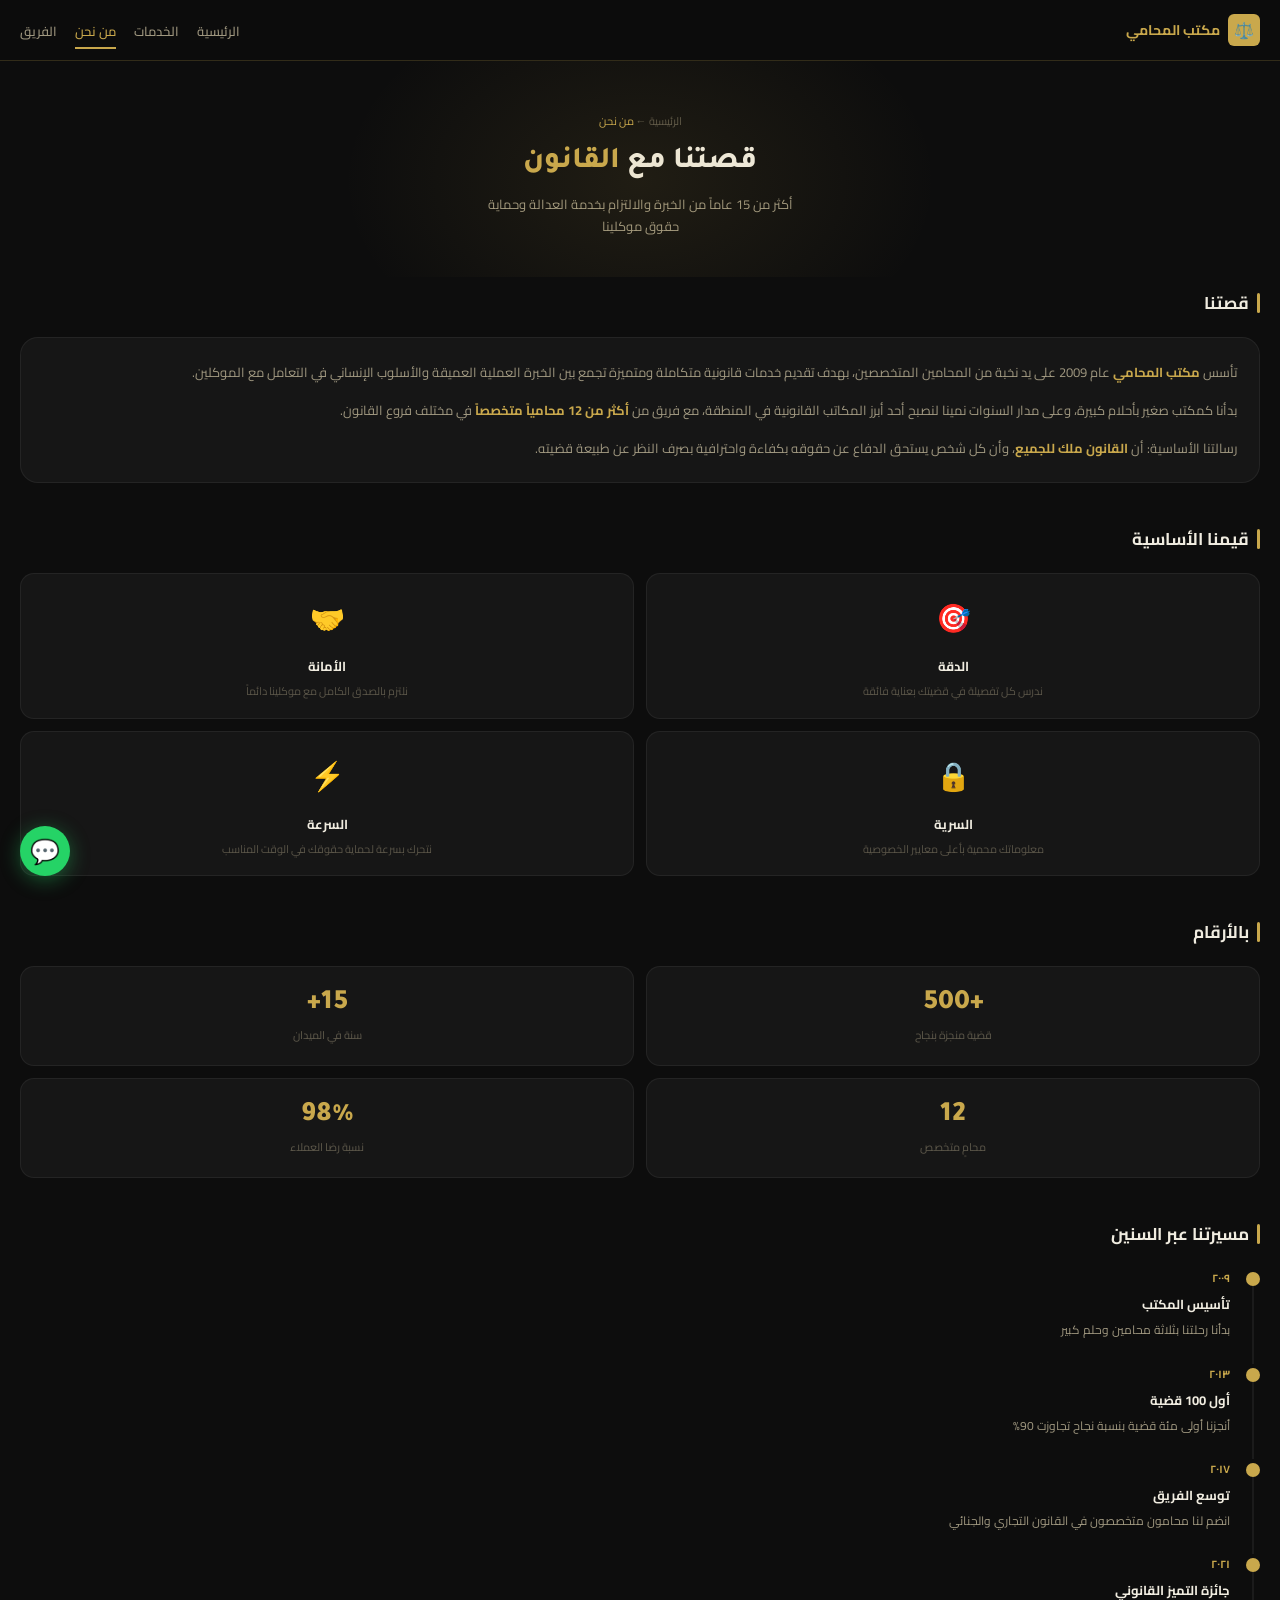
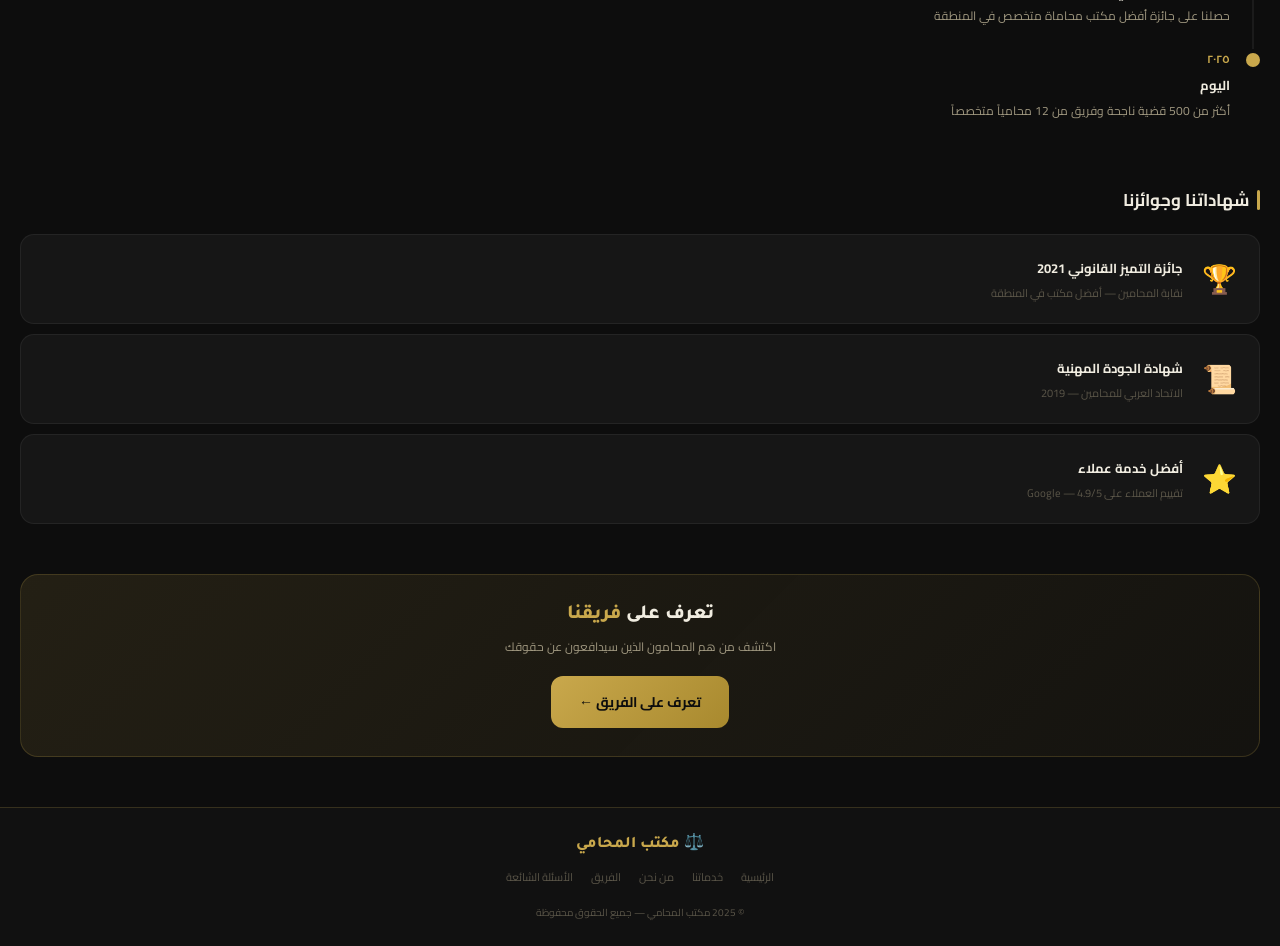
<file: Aboutus.html>
<!DOCTYPE html>
<html lang="ar" dir="rtl">
<head>
  <meta charset="UTF-8">
  <meta name="viewport" content="width=device-width, initial-scale=1.0">
  <title>من نحن — مكتب المحامي</title>
  <link href="https://fonts.googleapis.com/css2?family=Cairo:wght@300;400;600;700;900&family=Tajawal:wght@300;400;500;700;800&display=swap" rel="stylesheet">
  <style>
    :root {
      --bg-primary:#0d0d0d; --bg-secondary:#111; --bg-card:#161616; --bg-card2:#1a1a1a;
      --accent-gold:#c9a84c; --accent-gold-light:#e8c96a; --accent-gold-dim:rgba(201,168,76,0.12);
      --text-primary:#f0ece0; --text-secondary:#a09880; --text-muted:#5a5548;
      --border:rgba(201,168,76,0.2); --border-subtle:rgba(255,255,255,0.06);
    }
    * { margin:0; padding:0; box-sizing:border-box; }
    body { font-family:'Cairo','Tajawal',sans-serif; background:var(--bg-primary); color:var(--text-primary); direction:rtl; }

    nav { position:fixed; top:0; right:0; left:0; z-index:100; background:rgba(13,13,13,0.95); backdrop-filter:blur(12px); border-bottom:1px solid var(--border); padding:14px 20px; display:flex; align-items:center; justify-content:space-between; }
    .nav-logo { display:flex; align-items:center; gap:8px; text-decoration:none; }
    .nav-logo-icon { width:32px; height:32px; background:var(--accent-gold); border-radius:6px; display:flex; align-items:center; justify-content:center; font-size:16px; }
    .nav-logo-text { font-size:14px; font-weight:700; color:var(--accent-gold); }
    .nav-links { display:flex; gap:18px; list-style:none; }
    .nav-links a { color:var(--text-secondary); text-decoration:none; font-size:13px; font-weight:500; transition:color .2s; padding:4px 0; border-bottom:2px solid transparent; }
    .nav-links a:hover, .nav-links a.active { color:var(--accent-gold); border-bottom-color:var(--accent-gold); }

    .page-header { margin-top:61px; padding:50px 20px 40px; text-align:center; position:relative; overflow:hidden; }
    .page-header::before { content:''; position:absolute; top:-80px; left:50%; transform:translateX(-50%); width:600px; height:400px; background:radial-gradient(ellipse, rgba(201,168,76,0.1) 0%, transparent 70%); pointer-events:none; }
    .breadcrumb { font-size:11px; color:var(--text-muted); margin-bottom:14px; }
    .breadcrumb span { color:var(--accent-gold); }
    .page-header h1 { font-family:'Tajawal',sans-serif; font-size:30px; font-weight:800; margin-bottom:12px; }
    .page-header h1 span { color:var(--accent-gold); }
    .page-header p { font-size:13px; color:var(--text-secondary); line-height:1.7; max-width:340px; margin:0 auto; }

    /* STORY */
    .story-section { padding:10px 20px 40px; }
    .section-title { font-size:17px; font-weight:700; margin-bottom:18px; display:flex; align-items:center; gap:8px; }
    .section-title::before { content:''; width:3px; height:20px; background:var(--accent-gold); border-radius:2px; }
    .story-card { background:var(--bg-card); border:1px solid var(--border-subtle); border-radius:18px; padding:22px; }
    .story-card p { font-size:13px; color:var(--text-secondary); line-height:1.85; margin-bottom:14px; }
    .story-card p:last-child { margin-bottom:0; }
    .story-card p strong { color:var(--accent-gold); font-weight:700; }

    /* VALUES */
    .values-section { padding:0 20px 40px; }
    .values-grid { display:grid; grid-template-columns:1fr 1fr; gap:12px; }
    .value-card { background:var(--bg-card); border:1px solid var(--border-subtle); border-radius:14px; padding:18px 14px; text-align:center; transition:border-color .2s, transform .2s; }
    .value-card:hover { border-color:var(--border); transform:translateY(-2px); }
    .value-icon { font-size:28px; margin-bottom:10px; display:block; }
    .value-name { font-size:13px; font-weight:700; margin-bottom:5px; }
    .value-text { font-size:11px; color:var(--text-muted); line-height:1.5; }

    /* TIMELINE */
    .timeline-section { padding:0 20px 40px; }
    .timeline { display:flex; flex-direction:column; gap:0; }
    .tl-item { display:flex; gap:16px; }
    .tl-line { display:flex; flex-direction:column; align-items:center; }
    .tl-dot { width:14px; height:14px; min-width:14px; border-radius:50%; background:var(--accent-gold); margin-top:4px; }
    .tl-connector { width:2px; flex:1; background:var(--border-subtle); min-height:30px; }
    .tl-item:last-child .tl-connector { display:none; }
    .tl-content { padding-bottom:24px; flex:1; }
    .tl-year { font-size:11px; font-weight:700; color:var(--accent-gold); margin-bottom:4px; }
    .tl-title { font-size:13px; font-weight:700; margin-bottom:4px; }
    .tl-text { font-size:12px; color:var(--text-secondary); line-height:1.6; }

    /* AWARDS */
    .awards-section { padding:0 20px 40px; }
    .award-card { background:var(--bg-card); border:1px solid var(--border-subtle); border-radius:14px; padding:18px; margin-bottom:10px; display:flex; align-items:center; gap:14px; }
    .award-icon { font-size:28px; min-width:44px; text-align:center; }
    .award-title { font-size:13px; font-weight:700; margin-bottom:3px; }
    .award-sub { font-size:11px; color:var(--text-muted); }

    /* STATS FULL */
    .stats-section { padding:0 20px 40px; }
    .stats-grid { display:grid; grid-template-columns:1fr 1fr; gap:12px; }
    .stat-card { background:var(--bg-card); border:1px solid var(--border-subtle); border-radius:14px; padding:20px; text-align:center; }
    .stat-num { font-size:28px; font-weight:900; color:var(--accent-gold); font-family:'Tajawal',sans-serif; margin-bottom:4px; }
    .stat-desc { font-size:11px; color:var(--text-muted); font-weight:500; }

    /* CTA */
    .cta-section { margin:0 20px 50px; background:linear-gradient(135deg, rgba(201,168,76,0.12), rgba(201,168,76,0.04)); border:1px solid var(--border); border-radius:18px; padding:28px 20px; text-align:center; }
    .cta-section h2 { font-size:20px; font-weight:800; margin-bottom:10px; font-family:'Tajawal',sans-serif; }
    .cta-section h2 span { color:var(--accent-gold); }
    .cta-section p { font-size:12px; color:var(--text-secondary); margin-bottom:20px; line-height:1.6; }
    .btn-cta { display:inline-block; background:linear-gradient(135deg,var(--accent-gold),#a8892e); border:none; border-radius:12px; padding:13px 28px; color:#0d0d0d; font-size:14px; font-weight:700; cursor:pointer; font-family:'Cairo',sans-serif; text-decoration:none; transition:opacity .2s, transform .15s; }
    .btn-cta:hover { opacity:.9; transform:translateY(-1px); }

    footer { background:var(--bg-secondary); border-top:1px solid var(--border); padding:24px 20px; text-align:center; }
    .footer-logo { font-family:'Tajawal',sans-serif; font-size:16px; font-weight:800; color:var(--accent-gold); margin-bottom:12px; }
    .footer-links { display:flex; justify-content:center; gap:18px; flex-wrap:wrap; margin-bottom:16px; }
    .footer-links a { color:var(--text-muted); text-decoration:none; font-size:11px; transition:color .2s; }
    .footer-links a:hover { color:var(--accent-gold); }
    .footer-copy { font-size:10px; color:var(--text-muted); }

    .whatsapp-fab { position:fixed; bottom:24px; left:20px; width:50px; height:50px; background:#25d366; border-radius:50%; display:flex; align-items:center; justify-content:center; box-shadow:0 4px 20px rgba(37,211,102,0.4); cursor:pointer; transition:transform .2s; z-index:200; text-decoration:none; font-size:24px; }
    .whatsapp-fab:hover { transform:scale(1.1); }

    .fade-up { opacity:0; transform:translateY(24px); transition:opacity .55s ease, transform .55s ease; }
    .fade-up.visible { opacity:1; transform:translateY(0); }
  </style>
</head>
<body>

<nav>
  <a class="nav-logo" href="index.html"> <div class="nav-logo-icon">⚖️</div>
    <span class="nav-logo-text">مكتب المحامي</span>
  </a>
  <ul class="nav-links">
    <li><a href="indix.html">الرئيسية</a></li>
    <li><a href="service.html">الخدمات</a></li>
    <li><a href="Aboutus.html" class="active">من نحن</a></li>
    <li><a href="team.html">الفريق</a></li>
  </ul>
</nav>

<div class="page-header fade-up">
  <div class="breadcrumb">الرئيسية ← <span>من نحن</span></div>
  <h1>قصتنا مع <span>القانون</span></h1>
  <p>أكثر من 15 عاماً من الخبرة والالتزام بخدمة العدالة وحماية حقوق موكلينا</p>
</div>

<section class="story-section fade-up">
  <div class="section-title">قصتنا</div>
  <div class="story-card">
    <p>تأسس <strong>مكتب المحامي</strong> عام 2009 على يد نخبة من المحامين المتخصصين، بهدف تقديم خدمات قانونية متكاملة ومتميزة تجمع بين الخبرة العملية العميقة والأسلوب الإنساني في التعامل مع الموكلين.</p>
    <p>بدأنا كمكتب صغير بأحلام كبيرة، وعلى مدار السنوات نمينا لنصبح أحد أبرز المكاتب القانونية في المنطقة، مع فريق من <strong>أكثر من 12 محامياً متخصصاً</strong> في مختلف فروع القانون.</p>
    <p>رسالتنا الأساسية: أن <strong>القانون ملك للجميع</strong>، وأن كل شخص يستحق الدفاع عن حقوقه بكفاءة واحترافية بصرف النظر عن طبيعة قضيته.</p>
  </div>
</section>

<section class="values-section fade-up">
  <div class="section-title">قيمنا الأساسية</div>
  <div class="values-grid">
    <div class="value-card">
      <span class="value-icon">🎯</span>
      <div class="value-name">الدقة</div>
      <div class="value-text">ندرس كل تفصيلة في قضيتك بعناية فائقة</div>
    </div>
    <div class="value-card">
      <span class="value-icon">🤝</span>
      <div class="value-name">الأمانة</div>
      <div class="value-text">نلتزم بالصدق الكامل مع موكلينا دائماً</div>
    </div>
    <div class="value-card">
      <span class="value-icon">🔒</span>
      <div class="value-name">السرية</div>
      <div class="value-text">معلوماتك محمية بأعلى معايير الخصوصية</div>
    </div>
    <div class="value-card">
      <span class="value-icon">⚡</span>
      <div class="value-name">السرعة</div>
      <div class="value-text">نتحرك بسرعة لحماية حقوقك في الوقت المناسب</div>
    </div>
  </div>
</section>

<section class="stats-section fade-up">
  <div class="section-title">بالأرقام</div>
  <div class="stats-grid">
    <div class="stat-card"><div class="stat-num">+500</div><div class="stat-desc">قضية منجزة بنجاح</div></div>
    <div class="stat-card"><div class="stat-num">15+</div><div class="stat-desc">سنة في الميدان</div></div>
    <div class="stat-card"><div class="stat-num">12</div><div class="stat-desc">محامٍ متخصص</div></div>
    <div class="stat-card"><div class="stat-num">98%</div><div class="stat-desc">نسبة رضا العملاء</div></div>
  </div>
</section>

<section class="timeline-section fade-up">
  <div class="section-title">مسيرتنا عبر السنين</div>
  <div class="timeline">
    <div class="tl-item">
      <div class="tl-line"><div class="tl-dot"></div><div class="tl-connector"></div></div>
      <div class="tl-content"><div class="tl-year">٢٠٠٩</div><div class="tl-title">تأسيس المكتب</div><div class="tl-text">بدأنا رحلتنا بثلاثة محامين وحلم كبير</div></div>
    </div>
    <div class="tl-item">
      <div class="tl-line"><div class="tl-dot"></div><div class="tl-connector"></div></div>
      <div class="tl-content"><div class="tl-year">٢٠١٣</div><div class="tl-title">أول 100 قضية</div><div class="tl-text">أنجزنا أولى مئة قضية بنسبة نجاح تجاوزت 90%</div></div>
    </div>
    <div class="tl-item">
      <div class="tl-line"><div class="tl-dot"></div><div class="tl-connector"></div></div>
      <div class="tl-content"><div class="tl-year">٢٠١٧</div><div class="tl-title">توسع الفريق</div><div class="tl-text">انضم لنا محامون متخصصون في القانون التجاري والجنائي</div></div>
    </div>
    <div class="tl-item">
      <div class="tl-line"><div class="tl-dot"></div><div class="tl-connector"></div></div>
      <div class="tl-content"><div class="tl-year">٢٠٢١</div><div class="tl-title">جائزة التميز القانوني</div><div class="tl-text">حصلنا على جائزة أفضل مكتب محاماة متخصص في المنطقة</div></div>
    </div>
    <div class="tl-item">
      <div class="tl-line"><div class="tl-dot"></div><div class="tl-connector"></div></div>
      <div class="tl-content"><div class="tl-year">٢٠٢٥</div><div class="tl-title">اليوم</div><div class="tl-text">أكثر من 500 قضية ناجحة وفريق من 12 محامياً متخصصاً</div></div>
    </div>
  </div>
</section>

<section class="awards-section fade-up">
  <div class="section-title">شهاداتنا وجوائزنا</div>
  <div class="award-card"><div class="award-icon">🏆</div><div><div class="award-title">جائزة التميز القانوني 2021</div><div class="award-sub">نقابة المحامين — أفضل مكتب في المنطقة</div></div></div>
  <div class="award-card"><div class="award-icon">📜</div><div><div class="award-title">شهادة الجودة المهنية</div><div class="award-sub">الاتحاد العربي للمحامين — 2019</div></div></div>
  <div class="award-card"><div class="award-icon">⭐</div><div><div class="award-title">أفضل خدمة عملاء</div><div class="award-sub">تقييم العملاء على Google — 4.9/5</div></div></div>
</section>

<div class="cta-section fade-up">
  <h2>تعرف على <span>فريقنا</span></h2>
  <p>اكتشف من هم المحامون الذين سيدافعون عن حقوقك</p>
  <a href="team.html" class="btn-cta">تعرف على الفريق ←</a>
</div>

<footer>
  <div class="footer-logo">⚖️ مكتب المحامي</div>
  <div class="footer-links">
    <a href="page.html">الرئيسية</a>
    <a href="services.html">خدماتنا</a>
    <a href="about.html">من نحن</a>
    <a href="team.html">الفريق</a>
    <a href="faq.html">الأسئلة الشائعة</a>
  </div>
  <div class="footer-copy">© 2025 مكتب المحامي — جميع الحقوق محفوظة</div>
</footer>

<a class="whatsapp-fab" href="https://wa.me/201000000000" target="_blank">💬</a>

<script>
  const obs = new IntersectionObserver(e => { e.forEach(x => { if(x.isIntersecting) x.target.classList.add('visible'); }); }, { threshold: 0.08 });
  document.querySelectorAll('.fade-up').forEach(el => obs.observe(el));
</script>
</body>
</html>
</file>
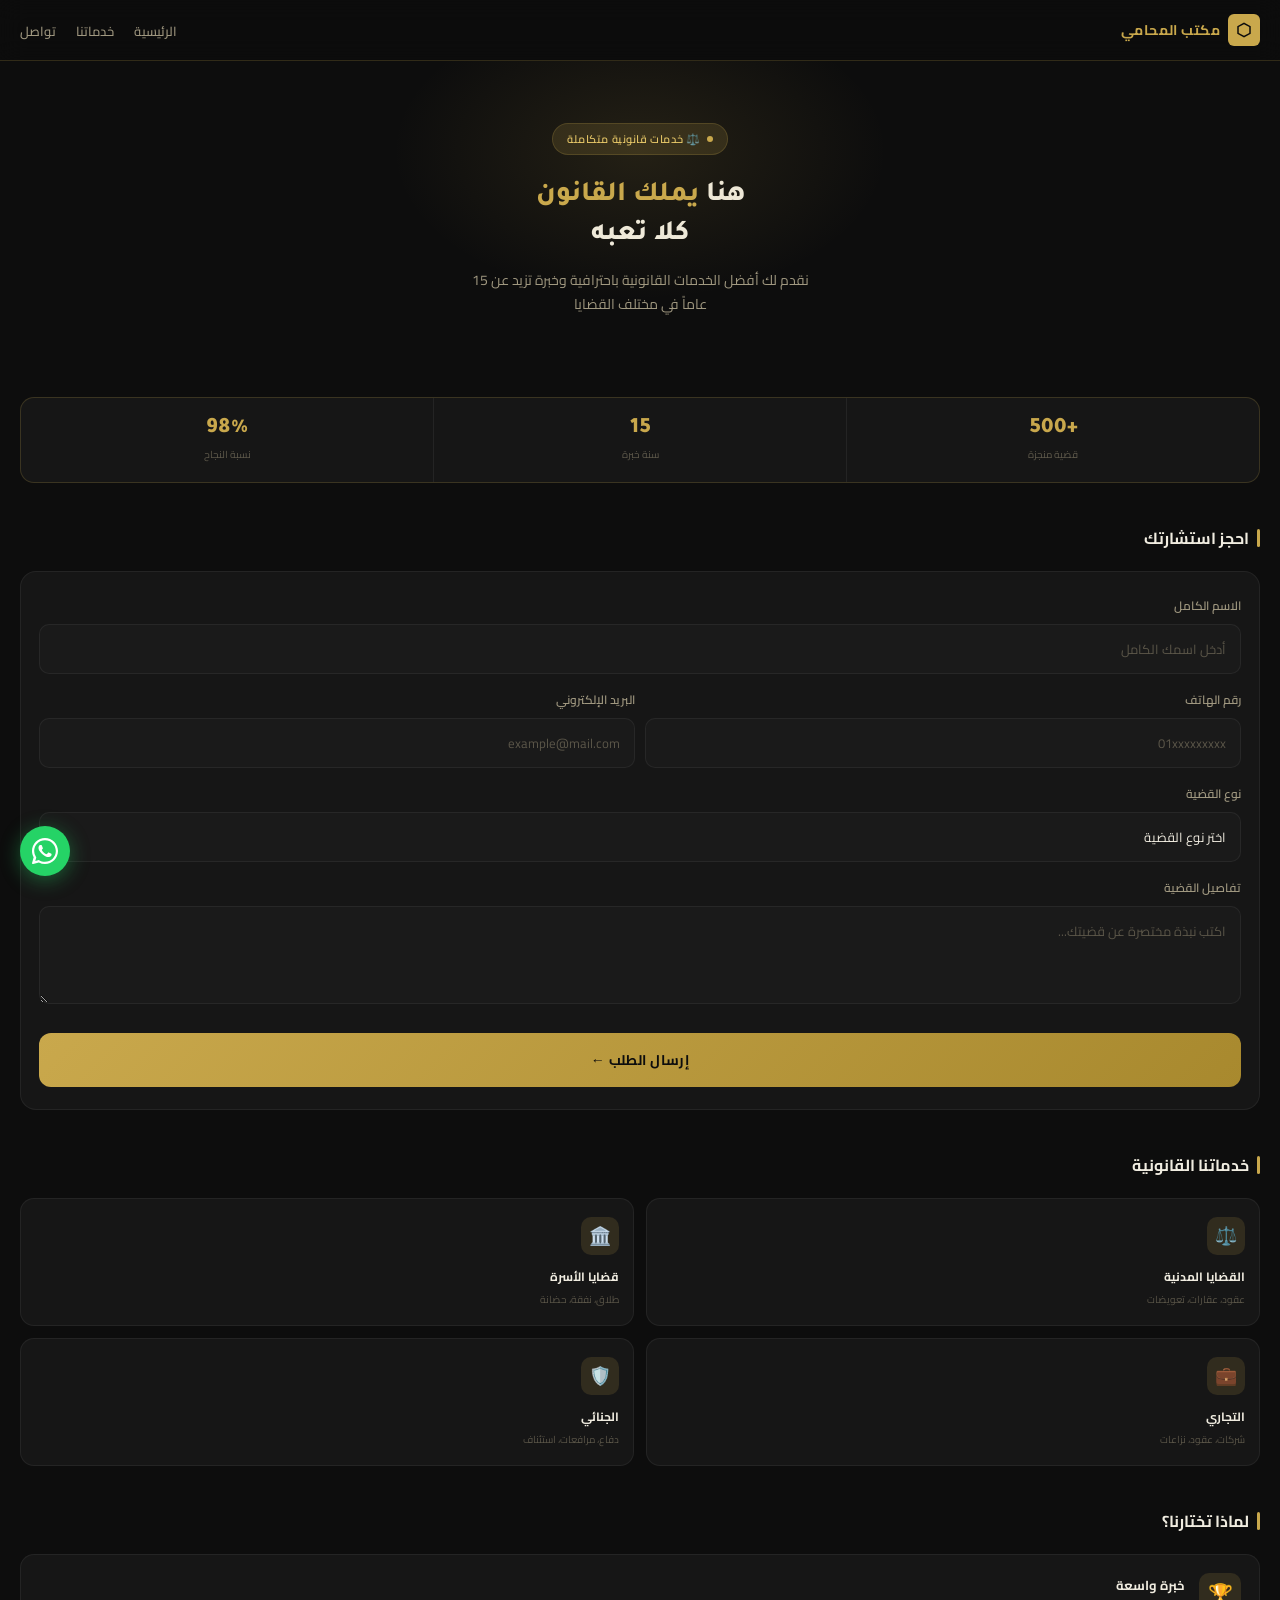
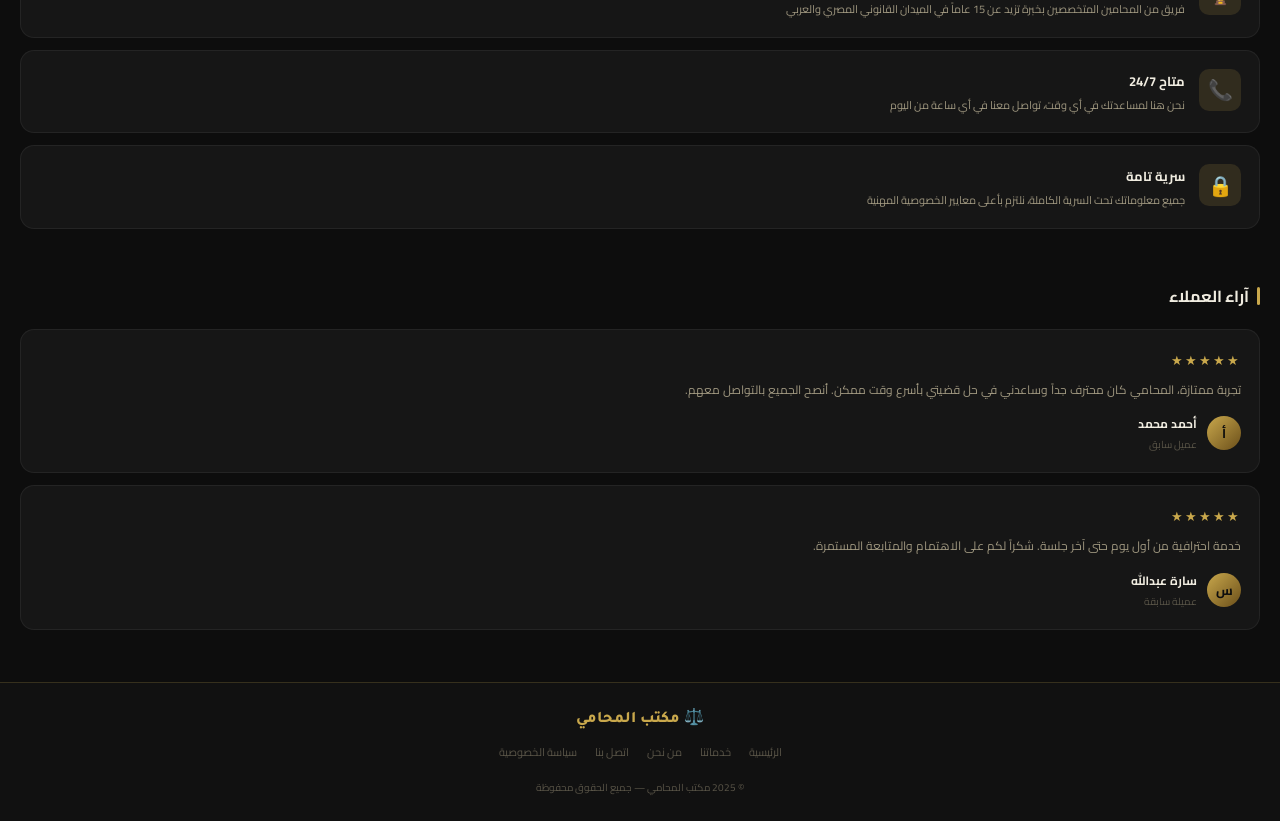
<file: consult.html>
<!DOCTYPE html>
<html lang="ar" dir="rtl">
<head>
  <meta charset="UTF-8">
  <meta name="viewport" content="width=device-width, initial-scale=1.0">
  <title>صفحة الخدمات القانونية</title>
  <link href="https://fonts.googleapis.com/css2?family=Cairo:wght@300;400;600;700;900&family=Tajawal:wght@300;400;500;700;800&display=swap" rel="stylesheet">
  <style>
    :root {
      --bg-primary: #0d0d0d;
      --bg-secondary: #111111;
      --bg-card: #161616;
      --bg-card2: #1a1a1a;
      --accent-gold: #c9a84c;
      --accent-gold-light: #e8c96a;
      --accent-gold-dim: rgba(201, 168, 76, 0.15);
      --text-primary: #f0ece0;
      --text-secondary: #a09880;
      --text-muted: #5a5548;
      --border: rgba(201, 168, 76, 0.2);
      --border-subtle: rgba(255,255,255,0.06);
      --shadow: 0 8px 40px rgba(0,0,0,0.6);
    }

    * { margin: 0; padding: 0; box-sizing: border-box; }

    body {
      font-family: 'Cairo', 'Tajawal', sans-serif;
      background: var(--bg-primary);
      color: var(--text-primary);
      min-height: 100vh;
      direction: rtl;
      overflow-x: hidden;
    }

    /* ===== NAVBAR ===== */
    nav {
      position: fixed;
      top: 0; right: 0; left: 0;
      z-index: 100;
      background: rgba(13,13,13,0.92);
      backdrop-filter: blur(12px);
      border-bottom: 1px solid var(--border);
      padding: 14px 20px;
      display: flex;
      align-items: center;
      justify-content: space-between;
    }

    .nav-logo {
      display: flex;
      align-items: center;
      gap: 8px;
    }

    .nav-logo-icon {
      width: 32px; height: 32px;
      background: var(--accent-gold);
      border-radius: 6px;
      display: flex; align-items: center; justify-content: center;
    }

    .nav-logo-icon svg {
      width: 18px; height: 18px;
      fill: #0d0d0d;
    }

    .nav-logo-text {
      font-size: 14px;
      font-weight: 700;
      color: var(--accent-gold);
      letter-spacing: 0.03em;
    }

    .nav-links {
      display: flex;
      gap: 20px;
      list-style: none;
    }

    .nav-links a {
      color: var(--text-secondary);
      text-decoration: none;
      font-size: 13px;
      font-weight: 500;
      transition: color 0.2s;
    }

    .nav-links a:hover { color: var(--accent-gold); }

    /* ===== HERO ===== */
    .hero {
      margin-top: 61px;
      padding: 60px 20px 50px;
      text-align: center;
      position: relative;
      overflow: hidden;
    }

    .hero::before {
      content: '';
      position: absolute;
      top: -60px; left: 50%;
      transform: translateX(-50%);
      width: 500px; height: 300px;
      background: radial-gradient(ellipse at center, rgba(201,168,76,0.12) 0%, transparent 70%);
      pointer-events: none;
    }

    .hero-badge {
      display: inline-flex;
      align-items: center;
      gap: 6px;
      background: var(--accent-gold-dim);
      border: 1px solid var(--border);
      border-radius: 50px;
      padding: 5px 14px;
      font-size: 11px;
      font-weight: 600;
      color: var(--accent-gold-light);
      margin-bottom: 22px;
      letter-spacing: 0.05em;
    }

    .hero-badge::before {
      content: '';
      width: 6px; height: 6px;
      border-radius: 50%;
      background: var(--accent-gold);
      animation: pulse 2s infinite;
    }

    @keyframes pulse {
      0%, 100% { opacity: 1; transform: scale(1); }
      50% { opacity: 0.5; transform: scale(1.3); }
    }

    .hero h1 {
      font-family: 'Tajawal', sans-serif;
      font-size: 28px;
      font-weight: 800;
      line-height: 1.4;
      color: var(--text-primary);
      margin-bottom: 14px;
    }

    .hero h1 span {
      color: var(--accent-gold);
    }

    .hero p {
      font-size: 14px;
      color: var(--text-secondary);
      line-height: 1.7;
      max-width: 340px;
      margin: 0 auto 30px;
    }

    /* ===== STATS ROW ===== */
    .stats-row {
      display: flex;
      justify-content: center;
      gap: 0;
      margin: 0 20px 40px;
      border: 1px solid var(--border);
      border-radius: 14px;
      overflow: hidden;
      background: var(--bg-card);
    }

    .stat-item {
      flex: 1;
      padding: 18px 10px;
      text-align: center;
      border-left: 1px solid var(--border-subtle);
      position: relative;
    }

    .stat-item:last-child { border-left: none; }

    .stat-number {
      font-size: 22px;
      font-weight: 900;
      color: var(--accent-gold);
      display: block;
      font-family: 'Tajawal', sans-serif;
    }

    .stat-label {
      font-size: 10px;
      color: var(--text-muted);
      font-weight: 500;
      margin-top: 3px;
    }

    /* ===== FORM SECTION ===== */
    .form-section {
      padding: 0 20px 40px;
    }

    .form-title {
      font-size: 16px;
      font-weight: 700;
      margin-bottom: 18px;
      color: var(--text-primary);
      display: flex;
      align-items: center;
      gap: 8px;
    }

    .form-title::before {
      content: '';
      width: 3px; height: 18px;
      background: var(--accent-gold);
      border-radius: 2px;
    }

    .form-card {
      background: var(--bg-card);
      border: 1px solid var(--border-subtle);
      border-radius: 16px;
      padding: 22px 18px;
    }

    .form-group {
      margin-bottom: 14px;
    }

    .form-label {
      display: block;
      font-size: 12px;
      font-weight: 600;
      color: var(--text-secondary);
      margin-bottom: 7px;
    }

    .form-input {
      width: 100%;
      background: var(--bg-card2);
      border: 1px solid var(--border-subtle);
      border-radius: 10px;
      padding: 12px 14px;
      color: var(--text-primary);
      font-family: 'Cairo', sans-serif;
      font-size: 13px;
      direction: rtl;
      transition: border-color 0.2s, box-shadow 0.2s;
      outline: none;
    }

    .form-input::placeholder { color: var(--text-muted); }
    .form-input:focus {
      border-color: var(--accent-gold);
      box-shadow: 0 0 0 3px rgba(201,168,76,0.1);
    }

    .form-row {
      display: grid;
      grid-template-columns: 1fr 1fr;
      gap: 10px;
    }

    select.form-input {
      appearance: none;
      cursor: pointer;
    }

    .btn-submit {
      width: 100%;
      background: linear-gradient(135deg, var(--accent-gold), #a8892e);
      border: none;
      border-radius: 12px;
      padding: 14px;
      font-family: 'Cairo', sans-serif;
      font-size: 14px;
      font-weight: 700;
      color: #0d0d0d;
      cursor: pointer;
      margin-top: 6px;
      transition: opacity 0.2s, transform 0.15s;
      letter-spacing: 0.03em;
    }

    .btn-submit:hover { opacity: 0.9; transform: translateY(-1px); }
    .btn-submit:active { transform: translateY(0); }

    /* ===== SERVICES ===== */
    .services-section {
      padding: 0 20px 40px;
    }

    .section-title {
      font-size: 16px;
      font-weight: 700;
      margin-bottom: 18px;
      color: var(--text-primary);
      display: flex;
      align-items: center;
      gap: 8px;
    }

    .section-title::before {
      content: '';
      width: 3px; height: 18px;
      background: var(--accent-gold);
      border-radius: 2px;
    }

    .services-grid {
      display: grid;
      grid-template-columns: 1fr 1fr;
      gap: 12px;
    }

    .service-card {
      background: var(--bg-card);
      border: 1px solid var(--border-subtle);
      border-radius: 14px;
      padding: 18px 14px;
      cursor: pointer;
      transition: border-color 0.2s, transform 0.2s;
    }

    .service-card:hover {
      border-color: var(--border);
      transform: translateY(-2px);
    }

    .service-icon {
      width: 38px; height: 38px;
      background: var(--accent-gold-dim);
      border-radius: 10px;
      display: flex; align-items: center; justify-content: center;
      margin-bottom: 10px;
      font-size: 18px;
    }

    .service-name {
      font-size: 12px;
      font-weight: 700;
      color: var(--text-primary);
      margin-bottom: 4px;
    }

    .service-desc {
      font-size: 10px;
      color: var(--text-muted);
      line-height: 1.5;
    }

    /* ===== INFO CARDS ===== */
    .info-section {
      padding: 0 20px 40px;
    }

    .info-card {
      background: var(--bg-card);
      border: 1px solid var(--border-subtle);
      border-radius: 14px;
      padding: 18px;
      margin-bottom: 12px;
      display: flex;
      align-items: flex-start;
      gap: 14px;
    }

    .info-icon {
      width: 42px; height: 42px;
      min-width: 42px;
      background: var(--accent-gold-dim);
      border-radius: 10px;
      display: flex; align-items: center; justify-content: center;
      font-size: 20px;
    }

    .info-content {}

    .info-title {
      font-size: 13px;
      font-weight: 700;
      color: var(--text-primary);
      margin-bottom: 4px;
    }

    .info-text {
      font-size: 11px;
      color: var(--text-secondary);
      line-height: 1.6;
    }

    /* ===== TESTIMONIALS ===== */
    .testimonials-section {
      padding: 0 20px 40px;
    }

    .testimonial-card {
      background: var(--bg-card);
      border: 1px solid var(--border-subtle);
      border-radius: 14px;
      padding: 18px;
      margin-bottom: 12px;
    }

    .testimonial-stars {
      color: var(--accent-gold);
      font-size: 13px;
      margin-bottom: 8px;
      letter-spacing: 2px;
    }

    .testimonial-text {
      font-size: 12px;
      color: var(--text-secondary);
      line-height: 1.7;
      margin-bottom: 12px;
    }

    .testimonial-author {
      display: flex;
      align-items: center;
      gap: 10px;
    }

    .author-avatar {
      width: 34px; height: 34px;
      border-radius: 50%;
      background: linear-gradient(135deg, var(--accent-gold), #6b4f1a);
      display: flex; align-items: center; justify-content: center;
      font-size: 13px;
      font-weight: 700;
      color: #0d0d0d;
    }

    .author-info .author-name {
      font-size: 12px;
      font-weight: 700;
      color: var(--text-primary);
    }

    .author-info .author-role {
      font-size: 10px;
      color: var(--text-muted);
    }

    /* ===== FOOTER ===== */
    footer {
      background: var(--bg-secondary);
      border-top: 1px solid var(--border);
      padding: 24px 20px;
      text-align: center;
    }

    .footer-logo {
      font-family: 'Tajawal', sans-serif;
      font-size: 16px;
      font-weight: 800;
      color: var(--accent-gold);
      margin-bottom: 12px;
    }

    .footer-links {
      display: flex;
      justify-content: center;
      gap: 18px;
      flex-wrap: wrap;
      margin-bottom: 16px;
    }

    .footer-links a {
      color: var(--text-muted);
      text-decoration: none;
      font-size: 11px;
      transition: color 0.2s;
    }

    .footer-links a:hover { color: var(--accent-gold); }

    .footer-copy {
      font-size: 10px;
      color: var(--text-muted);
    }

    /* ===== WHATSAPP BTN ===== */
    .whatsapp-fab {
      position: fixed;
      bottom: 24px;
      left: 20px;
      width: 50px; height: 50px;
      background: #25d366;
      border-radius: 50%;
      display: flex; align-items: center; justify-content: center;
      box-shadow: 0 4px 20px rgba(37,211,102,0.4);
      cursor: pointer;
      transition: transform 0.2s;
      z-index: 200;
      text-decoration: none;
    }

    .whatsapp-fab:hover { transform: scale(1.1); }

    .whatsapp-fab svg {
      width: 26px; height: 26px;
      fill: white;
    }

    /* ===== ANIMATIONS ===== */
    .fade-in {
      opacity: 0;
      transform: translateY(20px);
      animation: fadeUp 0.6s ease forwards;
    }

    @keyframes fadeUp {
      to { opacity: 1; transform: translateY(0); }
    }

    .fade-in:nth-child(1) { animation-delay: 0.1s; }
    .fade-in:nth-child(2) { animation-delay: 0.2s; }
    .fade-in:nth-child(3) { animation-delay: 0.3s; }
    .fade-in:nth-child(4) { animation-delay: 0.4s; }
  </style>
</head>
<body>

  <!-- NAVBAR -->
  <nav>
    <div class="nav-logo">
      <div class="nav-logo-icon">
        <svg viewBox="0 0 24 24"><path d="M12 2L3 7v10l9 5 9-5V7L12 2zm0 2.18L19 8v8l-7 3.82L5 16V8l7-3.82z"/></svg>
      </div>
      <span class="nav-logo-text">مكتب المحامي</span>
    </div>
    <ul class="nav-links">
      <li><a href="#">الرئيسية</a></li>
      <li><a href="#">خدماتنا</a></li>
      <li><a href="#">تواصل</a></li>
    </ul>
  </nav>

  <!-- HERO -->
  <section class="hero fade-in">
    <div class="hero-badge">⚖️ خدمات قانونية متكاملة</div>
    <h1>هنا <span>يملك القانون</span><br>كلا تعبه</h1>
    <p>نقدم لك أفضل الخدمات القانونية باحترافية وخبرة تزيد عن 15 عاماً في مختلف القضايا</p>
  </section>

  <!-- STATS -->
  <div class="stats-row fade-in">
    <div class="stat-item">
      <span class="stat-number">+500</span>
      <div class="stat-label">قضية منجزة</div>
    </div>
    <div class="stat-item">
      <span class="stat-number">15</span>
      <div class="stat-label">سنة خبرة</div>
    </div>
    <div class="stat-item">
      <span class="stat-number">98%</span>
      <div class="stat-label">نسبة النجاح</div>
    </div>
  </div>

  <!-- FORM -->
  <section class="form-section fade-in">
    <div class="form-title">احجز استشارتك</div>
    <div class="form-card">
      <div class="form-group">
        <label class="form-label">الاسم الكامل</label>
        <input class="form-input" type="text" placeholder="أدخل اسمك الكامل">
      </div>
      <div class="form-row">
        <div class="form-group">
          <label class="form-label">رقم الهاتف</label>
          <input class="form-input" type="tel" placeholder="01xxxxxxxxx">
        </div>
        <div class="form-group">
          <label class="form-label">البريد الإلكتروني</label>
          <input class="form-input" type="email" placeholder="example@mail.com">
        </div>
      </div>
      <div class="form-group">
        <label class="form-label">نوع القضية</label>
        <select class="form-input">
          <option value="">اختر نوع القضية</option>
          <option>قضايا مدنية</option>
          <option>قضايا جنائية</option>
          <option>قضايا تجارية</option>
          <option>قضايا الأسرة</option>
          <option>قضايا عمالية</option>
        </select>
      </div>
      <div class="form-group">
        <label class="form-label">تفاصيل القضية</label>
        <textarea class="form-input" rows="3" placeholder="اكتب نبذة مختصرة عن قضيتك..."></textarea>
      </div>
      <button class="btn-submit">إرسال الطلب ←</button>
    </div>
  </section>

  <!-- SERVICES -->
  <section class="services-section fade-in">
    <div class="section-title">خدماتنا القانونية</div>
    <div class="services-grid">
      <div class="service-card">
        <div class="service-icon">⚖️</div>
        <div class="service-name">القضايا المدنية</div>
        <div class="service-desc">عقود، عقارات، تعويضات</div>
      </div>
      <div class="service-card">
        <div class="service-icon">🏛️</div>
        <div class="service-name">قضايا الأسرة</div>
        <div class="service-desc">طلاق، نفقة، حضانة</div>
      </div>
      <div class="service-card">
        <div class="service-icon">💼</div>
        <div class="service-name">التجاري</div>
        <div class="service-desc">شركات، عقود، نزاعات</div>
      </div>
      <div class="service-card">
        <div class="service-icon">🛡️</div>
        <div class="service-name">الجنائي</div>
        <div class="service-desc">دفاع، مرافعات، استئناف</div>
      </div>
    </div>
  </section>

  <!-- INFO CARDS -->
  <section class="info-section">
    <div class="section-title">لماذا تختارنا؟</div>
    <div class="info-card fade-in">
      <div class="info-icon">🏆</div>
      <div class="info-content">
        <div class="info-title">خبرة واسعة</div>
        <div class="info-text">فريق من المحامين المتخصصين بخبرة تزيد عن 15 عاماً في الميدان القانوني المصري والعربي</div>
      </div>
    </div>
    <div class="info-card fade-in">
      <div class="info-icon">📞</div>
      <div class="info-content">
        <div class="info-title">متاح 24/7</div>
        <div class="info-text">نحن هنا لمساعدتك في أي وقت، تواصل معنا في أي ساعة من اليوم</div>
      </div>
    </div>
    <div class="info-card fade-in">
      <div class="info-icon">🔒</div>
      <div class="info-content">
        <div class="info-title">سرية تامة</div>
        <div class="info-text">جميع معلوماتك تحت السرية الكاملة، نلتزم بأعلى معايير الخصوصية المهنية</div>
      </div>
    </div>
  </section>

  <!-- TESTIMONIALS -->
  <section class="testimonials-section">
    <div class="section-title">آراء العملاء</div>
    <div class="testimonial-card fade-in">
      <div class="testimonial-stars">★★★★★</div>
      <div class="testimonial-text">تجربة ممتازة، المحامي كان محترف جداً وساعدني في حل قضيتي بأسرع وقت ممكن. أنصح الجميع بالتواصل معهم.</div>
      <div class="testimonial-author">
        <div class="author-avatar">أ</div>
        <div class="author-info">
          <div class="author-name">أحمد محمد</div>
          <div class="author-role">عميل سابق</div>
        </div>
      </div>
    </div>
    <div class="testimonial-card fade-in">
      <div class="testimonial-stars">★★★★★</div>
      <div class="testimonial-text">خدمة احترافية من أول يوم حتى آخر جلسة. شكراً لكم على الاهتمام والمتابعة المستمرة.</div>
      <div class="testimonial-author">
        <div class="author-avatar">س</div>
        <div class="author-info">
          <div class="author-name">سارة عبدالله</div>
          <div class="author-role">عميلة سابقة</div>
        </div>
      </div>
    </div>
  </section>

  <!-- FOOTER -->
  <footer>
    <div class="footer-logo">⚖️ مكتب المحامي</div>
    <div class="footer-links">
      <a href="#">الرئيسية</a>
      <a href="#">خدماتنا</a>
      <a href="#">من نحن</a>
      <a href="#">اتصل بنا</a>
      <a href="#">سياسة الخصوصية</a>
    </div>
    <div class="footer-copy">© 2025 مكتب المحامي — جميع الحقوق محفوظة</div>
  </footer>

  <!-- WHATSAPP FAB -->
  <a class="whatsapp-fab" href="https://wa.me/201000000000" target="_blank">
    <svg viewBox="0 0 24 24" xmlns="http://www.w3.org/2000/svg">
      <path d="M17.472 14.382c-.297-.149-1.758-.867-2.03-.967-.273-.099-.471-.148-.67.15-.197.297-.767.966-.94 1.164-.173.199-.347.223-.644.075-.297-.15-1.255-.463-2.39-1.475-.883-.788-1.48-1.761-1.653-2.059-.173-.297-.018-.458.13-.606.134-.133.298-.347.446-.52.149-.174.198-.298.298-.497.099-.198.05-.371-.025-.52-.075-.149-.669-1.612-.916-2.207-.242-.579-.487-.5-.669-.51-.173-.008-.371-.01-.57-.01-.198 0-.52.074-.792.372-.272.297-1.04 1.016-1.04 2.479 0 1.462 1.065 2.875 1.213 3.074.149.198 2.096 3.2 5.077 4.487.709.306 1.262.489 1.694.625.712.227 1.36.195 1.871.118.571-.085 1.758-.719 2.006-1.413.248-.694.248-1.289.173-1.413-.074-.124-.272-.198-.57-.347z"/>
      <path d="M12 0C5.373 0 0 5.373 0 12c0 2.115.553 4.1 1.52 5.827L.057 23.09a.75.75 0 00.927.928l5.356-1.488A11.945 11.945 0 0012 24c6.627 0 12-5.373 12-12S18.627 0 12 0zm0 22c-1.967 0-3.8-.538-5.37-1.472l-.384-.232-3.185.885.885-3.27-.214-.357A9.965 9.965 0 012 12C2 6.477 6.477 2 12 2s10 4.477 10 10-4.477 10-10 10z"/>
    </svg>
  </a>

  <script>
    // Intersection Observer for scroll animations
    const observer = new IntersectionObserver((entries) => {
      entries.forEach(e => {
        if (e.isIntersecting) {
          e.target.style.opacity = '1';
          e.target.style.transform = 'translateY(0)';
        }
      });
    }, { threshold: 0.1 });

    document.querySelectorAll('.info-card, .testimonial-card').forEach(el => {
      el.style.opacity = '0';
      el.style.transform = 'translateY(20px)';
      el.style.transition = 'opacity 0.5s ease, transform 0.5s ease';
      observer.observe(el);
    });

    // Form submit
    document.querySelector('.btn-submit').addEventListener('click', function() {
      this.textContent = '✓ تم إرسال الطلب بنجاح!';
      this.style.background = 'linear-gradient(135deg, #2ecc71, #1a8a4a)';
      setTimeout(() => {
        this.textContent = 'إرسال الطلب ←';
        this.style.background = 'linear-gradient(135deg, #c9a84c, #a8892e)';
      }, 3000);
    });
  </script>

</body>
</html>
</file>
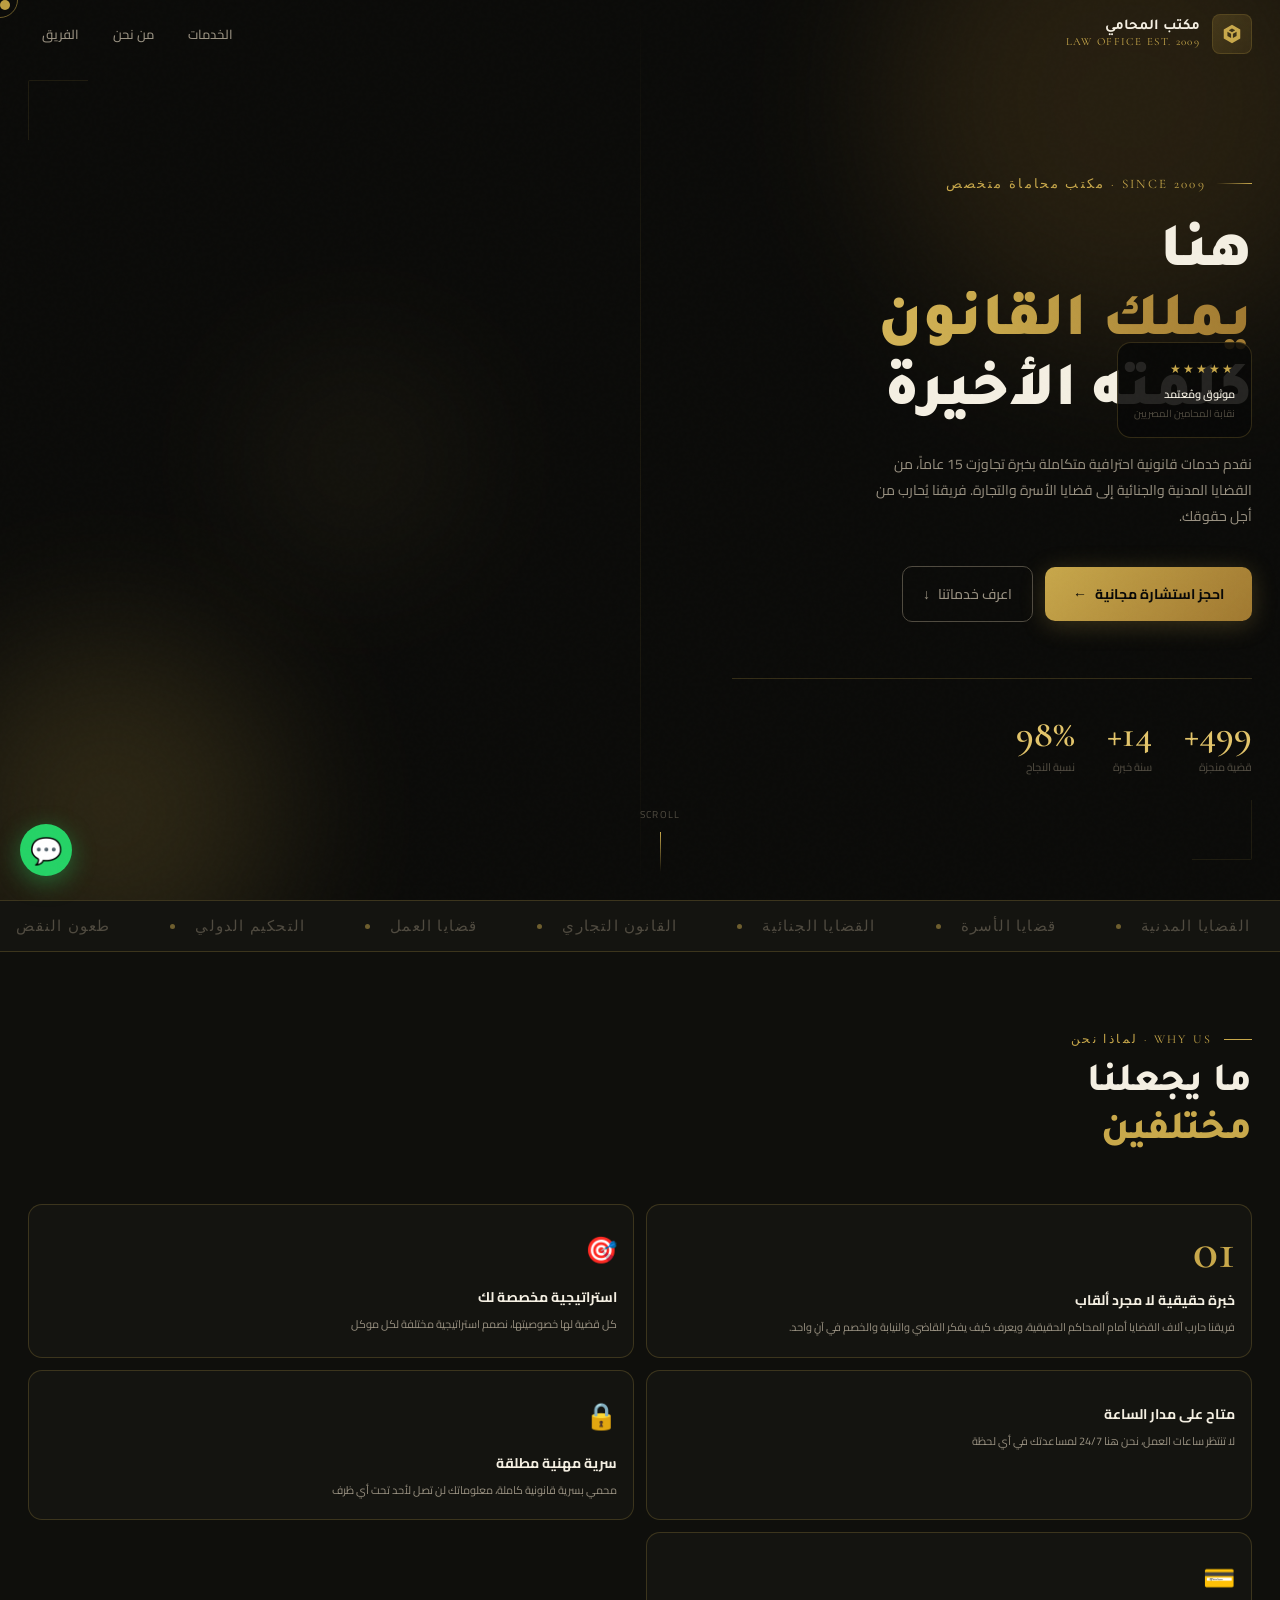
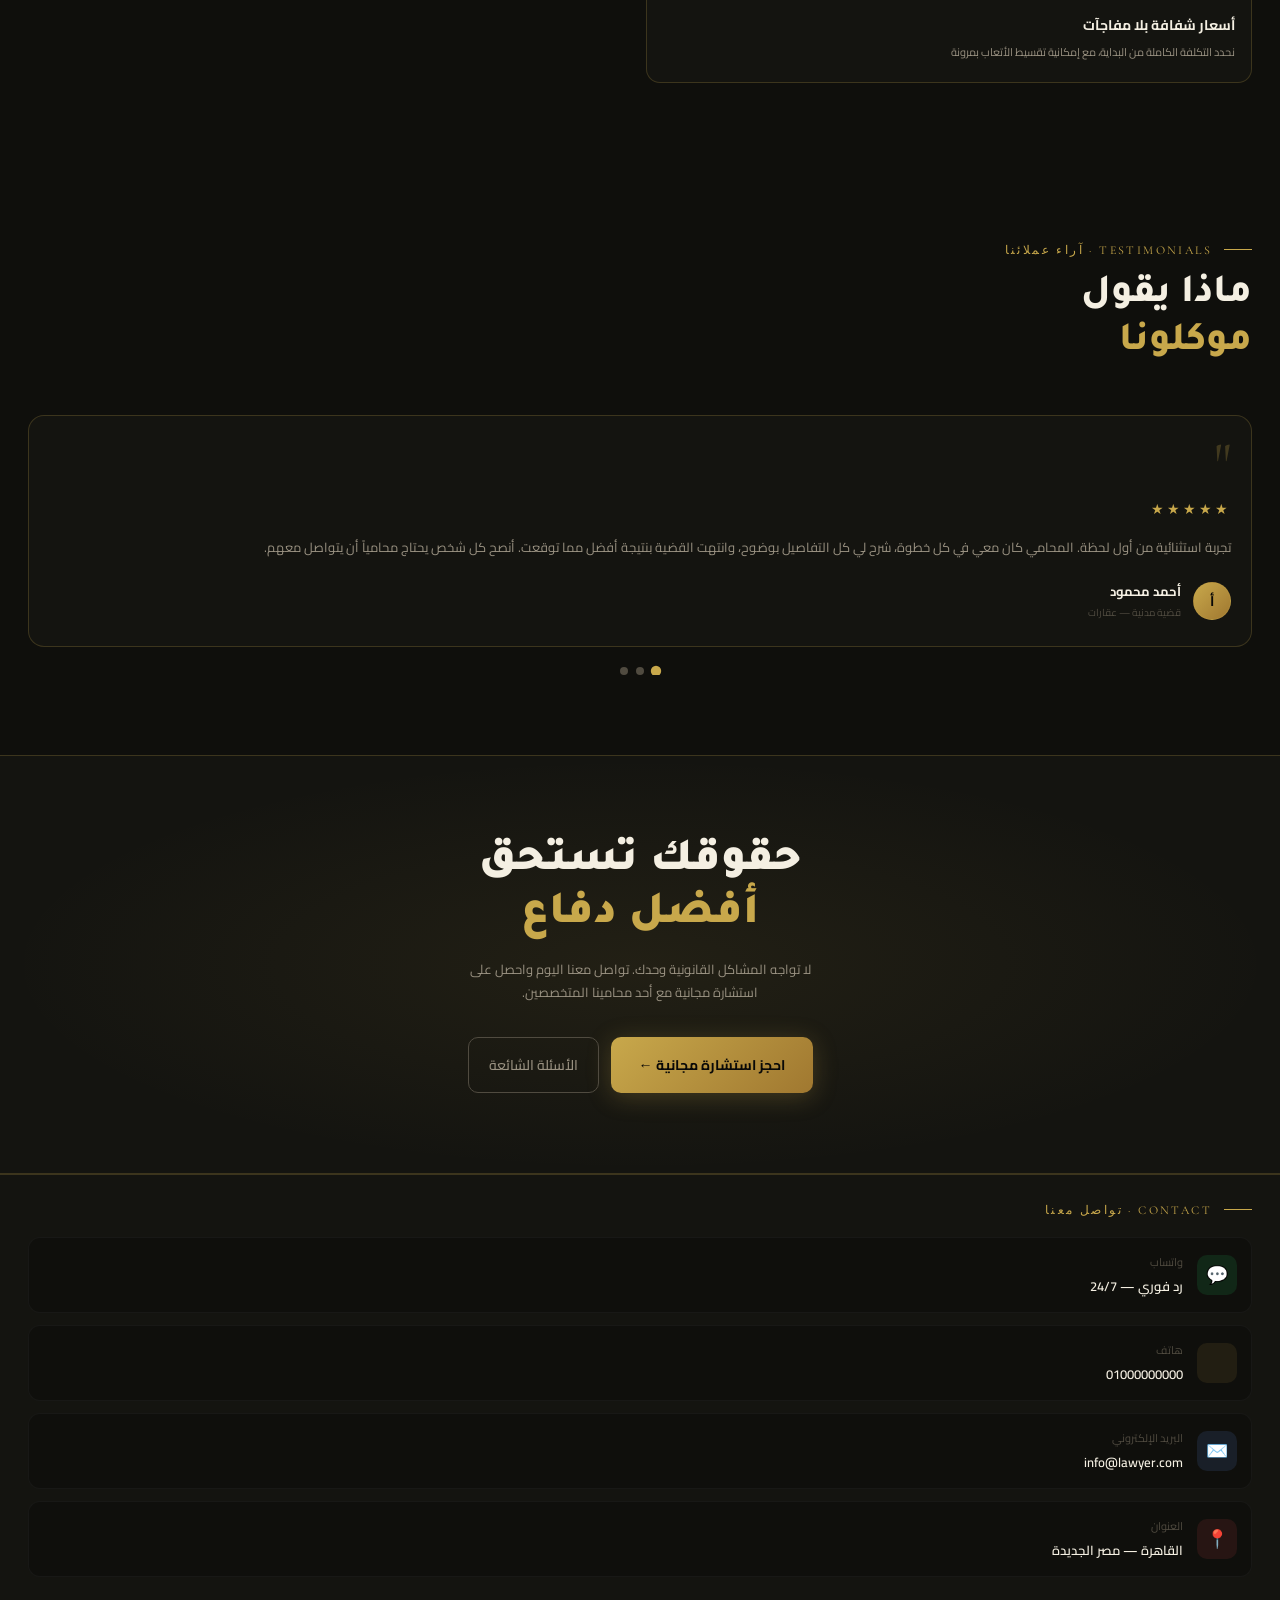
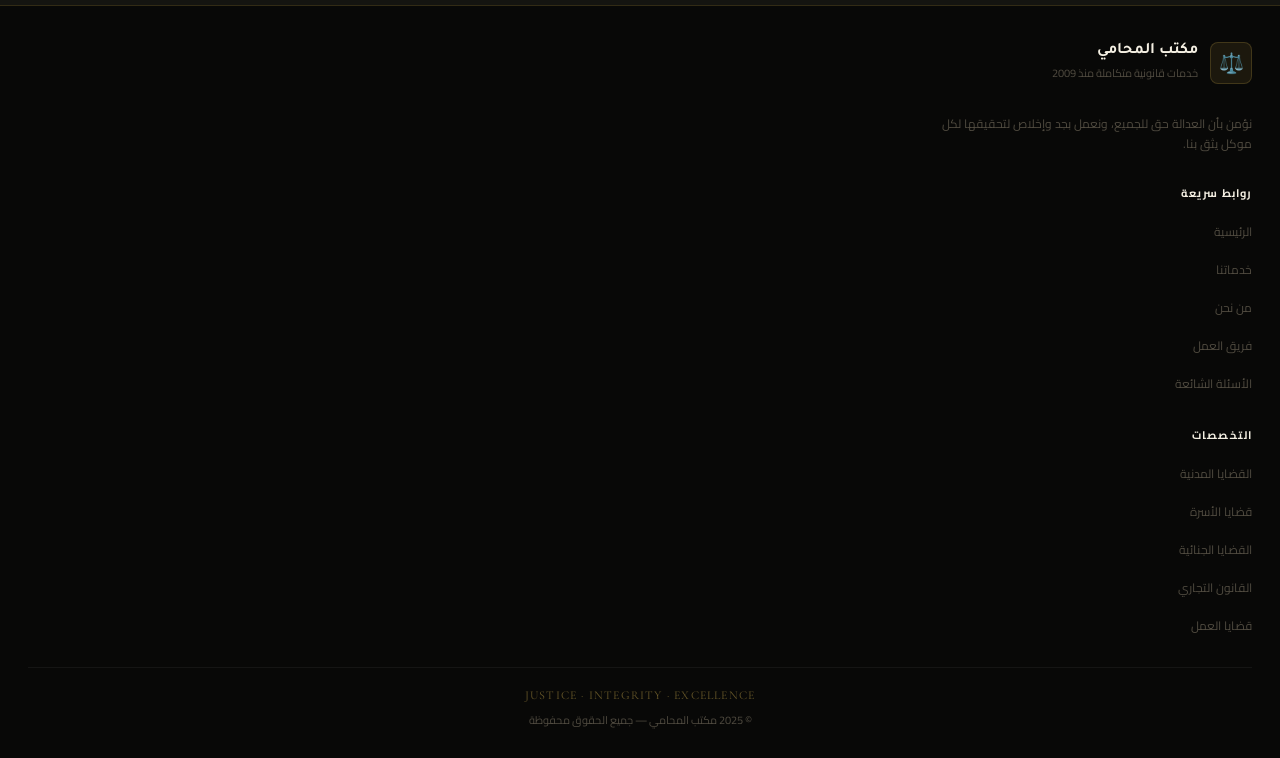
<file: indix.html>
<!DOCTYPE html>
<html lang="ar" dir="rtl">
<head>
  <meta charset="UTF-8">
  <meta name="viewport" content="width=device-width, initial-scale=1.0">
  <title>مكتب المحامي — خدمات قانونية متكاملة</title>
  <link href="https://fonts.googleapis.com/css2?family=Cormorant+Garamond:wght@400;500;600;700&family=Cairo:wght@300;400;500;600;700;900&family=Tajawal:wght@300;400;500;700;800;900&display=swap" rel="stylesheet">
  <style>
    :root {
      --black:    #080807;
      --bg:       #0b0b09;
      --bg2:      #0f0f0c;
      --surface:  #141410;
      --surface2: #1a1a15;
      --gold:     #c8a84b;
      --gold2:    #e2c46a;
      --gold3:    #a07830;
      --golddim:  rgba(200,168,75,0.10);
      --goldbord: rgba(200,168,75,0.22);
      --white:    #f4efe2;
      --grey:     #9a9282;
      --muted:    #504b40;
      --red:      #c85a3a;
    }

    *, *::before, *::after { margin:0; padding:0; box-sizing:border-box; }

    html { scroll-behavior:smooth; }

    body {
      font-family:'Cairo','Tajawal',sans-serif;
      background:var(--bg);
      color:var(--white);
      direction:rtl;
      overflow-x:hidden;
      cursor:none;
    }

    /* ─── CUSTOM CURSOR ─── */
    .cursor {
      position:fixed; top:0; left:0;
      width:10px; height:10px;
      background:var(--gold);
      border-radius:50%;
      pointer-events:none;
      z-index:9999;
      transition:transform .15s ease, opacity .2s;
      mix-blend-mode:difference;
    }
    .cursor-ring {
      position:fixed; top:0; left:0;
      width:36px; height:36px;
      border:1px solid var(--gold);
      border-radius:50%;
      pointer-events:none;
      z-index:9998;
      transition:transform .35s ease, width .2s, height .2s, opacity .2s;
      opacity:.5;
    }
    .cursor.hov { transform:translate(-50%,-50%) scale(2.5); opacity:.6; }
    .cursor-ring.hov { width:54px; height:54px; opacity:.8; }

    /* ─── NOISE OVERLAY ─── */
    body::after {
      content:'';
      position:fixed; inset:0;
      background-image:url("data:image/svg+xml,%3Csvg viewBox='0 0 256 256' xmlns='http://www.w3.org/2000/svg'%3E%3Cfilter id='noise'%3E%3CfeTurbulence type='fractalNoise' baseFrequency='0.9' numOctaves='4' stitchTiles='stitch'/%3E%3C/filter%3E%3Crect width='100%25' height='100%25' filter='url(%23noise)' opacity='0.03'/%3E%3C/svg%3E");
      pointer-events:none;
      z-index:9000;
      opacity:.4;
    }

    /* ─── NAVBAR ─── */
    nav {
      position:fixed; top:0; right:0; left:0;
      z-index:1000;
      padding:0 28px;
      height:68px;
      display:flex; align-items:center; justify-content:space-between;
      background:rgba(8,8,7,0);
      border-bottom:1px solid transparent;
      transition:background .4s, border-color .4s, backdrop-filter .4s;
    }
    nav.scrolled {
      background:rgba(8,8,7,0.94);
      border-color:var(--goldbord);
      backdrop-filter:blur(16px);
    }

    .nav-brand {
      display:flex; align-items:center; gap:12px;
      text-decoration:none;
    }
    .nav-emblem {
      width:40px; height:40px;
      border:1px solid var(--goldbord);
      border-radius:8px;
      display:flex; align-items:center; justify-content:center;
      background:var(--golddim);
      position:relative;
      overflow:hidden;
    }
    .nav-emblem::before {
      content:'';
      position:absolute; inset:0;
      background:linear-gradient(135deg, var(--golddim), transparent);
    }
    .nav-emblem svg { width:22px; height:22px; fill:var(--gold); position:relative; }
    .nav-brand-text { display:flex; flex-direction:column; line-height:1.1; }
    .nav-brand-ar { font-family:'Tajawal',sans-serif; font-size:15px; font-weight:700; color:var(--white); }
    .nav-brand-sub { font-family:'Cormorant Garamond',serif; font-size:11px; color:var(--gold); letter-spacing:.12em; }

    .nav-menu { display:flex; align-items:center; gap:6px; }
    .nav-menu a {
      color:var(--grey);
      text-decoration:none;
      font-size:13px;
      font-weight:500;
      padding:8px 14px;
      border-radius:6px;
      transition:color .2s, background .2s;
      position:relative;
    }
    .nav-menu a:hover { color:var(--white); background:rgba(255,255,255,0.04); }
    .nav-menu a.active { color:var(--gold); }

    .nav-cta {
      background:linear-gradient(135deg, var(--gold), var(--gold3));
      color:var(--black) !important;
      font-weight:700 !important;
      padding:9px 20px !important;
      border-radius:8px !important;
      transition:opacity .2s, transform .15s !important;
    }
    .nav-cta:hover { opacity:.88; transform:translateY(-1px); background:rgba(255,255,255,0.04) !important; }

    /* ─── HERO ─── */
    .hero {
      min-height:100svh;
      display:flex; flex-direction:column;
      justify-content:center;
      padding:100px 28px 60px;
      position:relative;
      overflow:hidden;
    }

    /* animated background scales */
    .hero-bg {
      position:absolute; inset:0;
      pointer-events:none;
    }
    .hero-bg-scale {
      position:absolute;
      border-radius:50%;
      filter:blur(80px);
      opacity:.18;
      animation:breathe 8s ease-in-out infinite;
    }
    .hbs1 { width:500px; height:500px; background:var(--gold3); top:-150px; right:-100px; animation-delay:0s; }
    .hbs2 { width:340px; height:340px; background:var(--gold); bottom:-80px; left:-60px; animation-delay:3s; }
    .hbs3 { width:200px; height:200px; background:var(--gold2); top:40%; left:20%; animation-delay:5s; opacity:.07; }

    @keyframes breathe {
      0%,100% { transform:scale(1) translate(0,0); opacity:.18; }
      50% { transform:scale(1.12) translate(10px,-10px); opacity:.25; }
    }

    /* diagonal gold line */
    .hero-line {
      position:absolute;
      top:0; left:50%;
      width:1px; height:100%;
      background:linear-gradient(to bottom, transparent, var(--goldbord) 30%, var(--goldbord) 70%, transparent);
      opacity:.4;
    }

    /* corner decoration */
    .hero-corner {
      position:absolute;
      top:80px; left:28px;
      width:60px; height:60px;
      border-top:1px solid var(--goldbord);
      border-left:1px solid var(--goldbord);
      border-radius:2px 0 0 0;
      opacity:.5;
    }
    .hero-corner2 {
      position:absolute;
      bottom:40px; right:28px;
      width:60px; height:60px;
      border-bottom:1px solid var(--goldbord);
      border-right:1px solid var(--goldbord);
      border-radius:0 0 2px 0;
      opacity:.5;
    }

    .hero-content { position:relative; z-index:2; max-width:520px; }

    .hero-eyebrow {
      display:inline-flex; align-items:center; gap:10px;
      font-family:'Cormorant Garamond',serif;
      font-size:13px; letter-spacing:.18em;
      color:var(--gold);
      margin-bottom:30px;
      opacity:0; animation:fadeSlide .8s ease .2s forwards;
    }
    .hero-eyebrow-line {
      width:36px; height:1px;
      background:linear-gradient(to left, var(--gold), transparent);
    }

    .hero-h1 {
      font-family:'Tajawal',sans-serif;
      font-size:clamp(38px,10vw,62px);
      font-weight:900;
      line-height:1.12;
      margin-bottom:22px;
      opacity:0; animation:fadeSlide .8s ease .4s forwards;
    }
    .hero-h1 .line1 { display:block; color:var(--white); }
    .hero-h1 .line2 {
      display:block;
      background:linear-gradient(90deg, var(--gold2), var(--gold), var(--gold3));
      -webkit-background-clip:text; -webkit-text-fill-color:transparent;
      background-clip:text;
    }
    .hero-h1 .line3 { display:block; color:var(--white); }

    .hero-desc {
      font-size:14px; color:var(--grey); line-height:1.85;
      max-width:400px;
      margin-bottom:36px;
      opacity:0; animation:fadeSlide .8s ease .6s forwards;
    }

    .hero-actions {
      display:flex; gap:12px; align-items:center; flex-wrap:wrap;
      opacity:0; animation:fadeSlide .8s ease .8s forwards;
    }
    .btn-primary {
      display:inline-flex; align-items:center; gap:8px;
      background:linear-gradient(135deg, var(--gold), var(--gold3));
      color:var(--black);
      font-family:'Cairo',sans-serif; font-size:14px; font-weight:700;
      padding:14px 28px; border-radius:10px; border:none;
      cursor:pointer; text-decoration:none;
      transition:transform .2s, box-shadow .2s;
      box-shadow:0 4px 24px rgba(200,168,75,0.25);
    }
    .btn-primary:hover { transform:translateY(-2px); box-shadow:0 8px 32px rgba(200,168,75,0.35); }
    .btn-ghost {
      display:inline-flex; align-items:center; gap:8px;
      background:transparent;
      color:var(--grey);
      font-family:'Cairo',sans-serif; font-size:14px; font-weight:500;
      padding:14px 20px; border-radius:10px;
      border:1px solid var(--muted);
      cursor:pointer; text-decoration:none;
      transition:border-color .2s, color .2s;
    }
    .btn-ghost:hover { border-color:var(--gold); color:var(--gold); }

    .hero-stats {
      display:flex; gap:32px;
      margin-top:56px;
      padding-top:36px;
      border-top:1px solid var(--goldbord);
      opacity:0; animation:fadeSlide .8s ease 1s forwards;
    }
    .hs-item {}
    .hs-num {
      font-family:'Cormorant Garamond',serif;
      font-size:38px; font-weight:600;
      color:var(--gold2); line-height:1;
      margin-bottom:4px;
    }
    .hs-label { font-size:11px; color:var(--muted); font-weight:500; }

    /* scroll hint */
    .scroll-hint {
      position:absolute; bottom:28px; left:50%; transform:translateX(-50%);
      display:flex; flex-direction:column; align-items:center; gap:8px;
      opacity:0; animation:fadeSlide .8s ease 1.4s forwards;
      z-index:2;
    }
    .scroll-hint-text { font-size:10px; color:var(--muted); letter-spacing:.12em; }
    .scroll-hint-arrow {
      width:1px; height:40px;
      background:linear-gradient(to bottom, var(--gold), transparent);
      animation:scrollDrop 2s ease-in-out infinite;
    }
    @keyframes scrollDrop {
      0%,100% { transform:scaleY(1); opacity:1; }
      50% { transform:scaleY(.6) translateY(8px); opacity:.4; }
    }

    @keyframes fadeSlide {
      from { opacity:0; transform:translateY(22px); }
      to   { opacity:1; transform:translateY(0); }
    }

    /* ─── SECTION SHARED ─── */
    section { padding:80px 28px; }

    .sec-label {
      display:flex; align-items:center; gap:12px;
      margin-bottom:14px;
    }
    .sec-label-line { width:28px; height:1px; background:var(--gold); }
    .sec-label-text {
      font-family:'Cormorant Garamond',serif;
      font-size:12px; letter-spacing:.2em; color:var(--gold); text-transform:uppercase;
    }
    .sec-title {
      font-family:'Tajawal',sans-serif;
      font-size:clamp(26px,6vw,40px); font-weight:800;
      line-height:1.2; margin-bottom:14px;
    }
    .sec-title span { color:var(--gold); }
    .sec-desc { font-size:13px; color:var(--grey); line-height:1.8; max-width:420px; }

    /* ─── MARQUEE ─── */
    .marquee-wrap {
      overflow:hidden;
      border-top:1px solid var(--goldbord);
      border-bottom:1px solid var(--goldbord);
      padding:16px 0;
      background:var(--surface);
    }
    .marquee-track {
      display:flex; gap:0;
      animation:marquee 20s linear infinite;
      white-space:nowrap;
    }
    .marquee-item {
      display:inline-flex; align-items:center; gap:20px;
      padding:0 30px;
      font-family:'Cormorant Garamond',serif;
      font-size:15px; letter-spacing:.08em;
      color:var(--muted);
    }
    .marquee-dot { width:5px; height:5px; border-radius:50%; background:var(--gold); opacity:.5; }
    @keyframes marquee { from { transform:translateX(0); } to { transform:translateX(-50%); } }

    /* ─── SERVICES SECTION ─── */
    .services-section { background:var(--bg2); }

    .services-grid {
      display:grid;
      grid-template-columns:1fr;
      gap:2px;
      margin-top:48px;
      border:1px solid var(--goldbord);
      border-radius:16px;
      overflow:hidden;
    }

    .srv-card {
      background:var(--surface);
      padding:26px 24px;
      display:flex; align-items:flex-start; gap:18px;
      transition:background .3s;
      cursor:pointer;
      position:relative;
      overflow:hidden;
    }
    .srv-card::before {
      content:'';
      position:absolute; top:0; right:0;
      width:0; height:100%;
      background:linear-gradient(to left, var(--golddim), transparent);
      transition:width .4s ease;
    }
    .srv-card:hover::before { width:100%; }
    .srv-card:hover { background:var(--surface2); }

    .srv-icon-wrap {
      width:48px; height:48px; min-width:48px;
      border-radius:12px;
      background:var(--golddim);
      border:1px solid var(--goldbord);
      display:flex; align-items:center; justify-content:center;
      font-size:22px;
      transition:transform .3s;
    }
    .srv-card:hover .srv-icon-wrap { transform:scale(1.1) rotate(-5deg); }

    .srv-body { flex:1; position:relative; }
    .srv-title { font-size:15px; font-weight:700; margin-bottom:6px; }
    .srv-text { font-size:12px; color:var(--grey); line-height:1.7; }

    .srv-arrow {
      align-self:center;
      width:32px; height:32px; min-width:32px;
      border-radius:50%;
      border:1px solid var(--muted);
      display:flex; align-items:center; justify-content:center;
      color:var(--muted); font-size:16px;
      transition:border-color .2s, color .2s, transform .2s;
      position:relative;
    }
    .srv-card:hover .srv-arrow { border-color:var(--gold); color:var(--gold); transform:translateX(-4px); }

    /* ─── ABOUT SECTION ─── */
    .about-section {}

    .about-grid {
      display:grid;
      grid-template-columns:1fr;
      gap:40px;
      margin-top:48px;
    }

    .about-visual {
      position:relative;
      border-radius:16px;
      overflow:hidden;
      min-height:280px;
      background:var(--surface);
      border:1px solid var(--goldbord);
    }
    .about-visual-inner {
      position:absolute; inset:0;
      display:flex; flex-direction:column;
      align-items:center; justify-content:center;
      gap:16px;
    }
    .about-big-icon { font-size:80px; opacity:.15; }
    .about-circle {
      position:absolute;
      border-radius:50%;
      border:1px solid var(--goldbord);
    }
    .ac1 { width:140px; height:140px; top:50%; left:50%; transform:translate(-50%,-50%); animation:rotateSlow 20s linear infinite; }
    .ac2 { width:220px; height:220px; top:50%; left:50%; transform:translate(-50%,-50%); animation:rotateSlow 30s linear infinite reverse; opacity:.5; }
    .ac3 { width:300px; height:300px; top:50%; left:50%; transform:translate(-50%,-50%); animation:rotateSlow 45s linear infinite; opacity:.25; }
    @keyframes rotateSlow { from { transform:translate(-50%,-50%) rotate(0deg); } to { transform:translate(-50%,-50%) rotate(360deg); } }

    .about-dot {
      position:absolute; width:6px; height:6px;
      background:var(--gold); border-radius:50%;
    }
    .ad1 { top:14%; right:14%; }
    .ad2 { bottom:18%; left:12%; }
    .ad3 { top:55%; right:8%; }

    .about-badge {
      position:absolute; bottom:20px; right:20px;
      background:rgba(8,8,7,0.9);
      border:1px solid var(--goldbord);
      border-radius:12px;
      padding:12px 16px;
      display:flex; align-items:center; gap:10px;
    }
    .ab-icon { font-size:20px; }
    .ab-num { font-family:'Cormorant Garamond',serif; font-size:22px; font-weight:600; color:var(--gold); }
    .ab-text { font-size:10px; color:var(--grey); }

    .about-text {}
    .about-list { list-style:none; margin-top:24px; display:flex; flex-direction:column; gap:12px; }
    .about-list li {
      display:flex; align-items:flex-start; gap:12px;
      font-size:13px; color:var(--grey); line-height:1.6;
    }
    .about-list li::before {
      content:'—';
      color:var(--gold); font-weight:700; min-width:16px;
      margin-top:1px;
    }
    .about-list li strong { color:var(--white); }

    /* ─── WHY US SECTION ─── */
    .why-section { background:var(--bg2); }

    .why-grid {
      display:grid;
      grid-template-columns:1fr 1fr;
      gap:12px;
      margin-top:48px;
    }

    .why-card {
      background:var(--surface);
      border:1px solid var(--goldbord);
      border-radius:14px;
      padding:20px 16px;
      transition:background .3s, transform .25s;
    }
    .why-card:hover { background:var(--surface2); transform:translateY(-3px); }
    .why-card:first-child {
      grid-column:1/-1;
      display:flex; gap:18px; align-items:flex-start;
    }

    .why-num {
      font-family:'Cormorant Garamond',serif;
      font-size:42px; font-weight:600; color:var(--gold);
      opacity:.35; line-height:1; margin-bottom:10px;
    }
    .why-card:first-child .why-num { opacity:1; font-size:52px; }
    .why-icon { font-size:26px; margin-bottom:10px; }
    .why-title { font-size:14px; font-weight:700; margin-bottom:6px; }
    .why-text { font-size:11px; color:var(--grey); line-height:1.6; }

    /* ─── TEAM STRIP ─── */
    .team-section {}

    .team-strip {
      display:flex; flex-direction:column; gap:12px;
      margin-top:48px;
    }

    .team-card {
      background:var(--surface);
      border:1px solid rgba(255,255,255,0.05);
      border-radius:14px;
      padding:18px;
      display:flex; align-items:center; gap:16px;
      transition:border-color .25s, transform .25s;
      text-decoration:none; color:inherit;
    }
    .team-card:hover { border-color:var(--goldbord); transform:translateX(-4px); }

    .team-avatar {
      width:52px; height:52px; min-width:52px;
      border-radius:50%;
      display:flex; align-items:center; justify-content:center;
      font-size:20px; font-weight:800; color:var(--black);
      font-family:'Tajawal',sans-serif;
      border:2px solid var(--goldbord);
    }
    .ta1 { background:linear-gradient(135deg,#c8a84b,#7a5c1e); }
    .ta2 { background:linear-gradient(135deg,#6b8cba,#2a4470); color:#f0ece0 !important; }
    .ta3 { background:linear-gradient(135deg,#8b6b9a,#4a2a60); color:#f0ece0 !important; }
    .ta4 { background:linear-gradient(135deg,#5a9a6a,#2a5a3a); color:#f0ece0 !important; }

    .team-info { flex:1; }
    .team-name { font-size:14px; font-weight:700; margin-bottom:2px; }
    .team-role { font-size:11px; color:var(--gold); font-weight:600; margin-bottom:4px; }
    .team-exp { font-size:10px; color:var(--muted); }
    .team-arrow { color:var(--muted); font-size:18px; transition:color .2s, transform .2s; }
    .team-card:hover .team-arrow { color:var(--gold); transform:translateX(-3px); }

    /* ─── TESTIMONIALS ─── */
    .testi-section { background:var(--bg2); overflow:hidden; }

    .testi-slider-wrap {
      position:relative;
      margin-top:48px;
      overflow:hidden;
    }
    .testi-slider {
      display:flex;
      gap:16px;
      transition:transform .4s cubic-bezier(.4,0,.2,1);
    }
    .testi-card {
      background:var(--surface);
      border:1px solid var(--goldbord);
      border-radius:16px;
      padding:24px 20px;
      min-width:calc(100vw - 56px);
      flex-shrink:0;
    }
    .testi-quote {
      font-family:'Cormorant Garamond',serif;
      font-size:60px; line-height:.8;
      color:var(--gold); opacity:.25;
      margin-bottom:8px;
    }
    .testi-text { font-size:13px; color:var(--grey); line-height:1.8; margin-bottom:20px; }
    .testi-stars { color:var(--gold); font-size:14px; letter-spacing:3px; margin-bottom:14px; }
    .testi-author { display:flex; align-items:center; gap:12px; }
    .testi-av {
      width:38px; height:38px; border-radius:50%;
      background:linear-gradient(135deg, var(--gold), var(--gold3));
      display:flex; align-items:center; justify-content:center;
      font-size:14px; font-weight:700; color:var(--black);
      border:1px solid var(--goldbord);
    }
    .testi-name { font-size:13px; font-weight:700; }
    .testi-sub { font-size:10px; color:var(--muted); }

    .testi-controls {
      display:flex; justify-content:center; gap:8px;
      margin-top:20px;
    }
    .testi-dot {
      width:8px; height:8px; border-radius:50%;
      background:var(--muted); cursor:pointer;
      transition:background .2s, transform .2s;
    }
    .testi-dot.active { background:var(--gold); transform:scale(1.3); }

    /* ─── CTA SECTION ─── */
    .cta-section {
      position:relative; overflow:hidden;
      text-align:center;
      background:var(--surface);
      border-top:1px solid var(--goldbord);
      border-bottom:1px solid var(--goldbord);
    }
    .cta-section::before {
      content:'';
      position:absolute; inset:0;
      background:radial-gradient(ellipse at center, rgba(200,168,75,0.08) 0%, transparent 70%);
    }
    .cta-content { position:relative; z-index:1; }
    .cta-title {
      font-family:'Tajawal',sans-serif;
      font-size:clamp(28px,7vw,46px); font-weight:900;
      line-height:1.15; margin-bottom:16px;
    }
    .cta-title span { color:var(--gold); }
    .cta-desc { font-size:13px; color:var(--grey); line-height:1.8; max-width:380px; margin:0 auto 32px; }
    .cta-actions { display:flex; justify-content:center; gap:12px; flex-wrap:wrap; }

    /* ─── CONTACT STRIP ─── */
    .contact-strip {
      background:var(--surface);
      border-top:1px solid var(--goldbord);
      padding:28px;
    }
    .contact-grid {
      display:flex; flex-direction:column; gap:12px;
    }
    .contact-item {
      display:flex; align-items:center; gap:14px;
      background:var(--bg2);
      border:1px solid rgba(255,255,255,0.04);
      border-radius:12px; padding:14px;
      transition:border-color .2s;
      text-decoration:none; color:inherit;
    }
    .contact-item:hover { border-color:var(--goldbord); }
    .ci-icon {
      width:40px; height:40px; border-radius:10px;
      display:flex; align-items:center; justify-content:center;
      font-size:18px; min-width:40px;
    }
    .ci-label { font-size:11px; color:var(--muted); margin-bottom:2px; }
    .ci-val { font-size:13px; font-weight:600; }

    /* ─── FOOTER ─── */
    footer {
      background:var(--black);
      border-top:1px solid var(--goldbord);
      padding:36px 28px 28px;
    }
    .footer-top {
      display:flex; flex-direction:column; gap:28px;
      padding-bottom:28px;
      border-bottom:1px solid rgba(255,255,255,0.05);
      margin-bottom:20px;
    }
    .footer-brand { display:flex; align-items:center; gap:12px; }
    .footer-brand-icon {
      width:42px; height:42px;
      border:1px solid var(--goldbord); border-radius:8px;
      display:flex; align-items:center; justify-content:center;
      background:var(--golddim); font-size:20px;
    }
    .footer-brand-name { font-family:'Tajawal',sans-serif; font-size:16px; font-weight:700; }
    .footer-brand-tagline { font-size:11px; color:var(--muted); margin-top:2px; }
    .footer-desc { font-size:12px; color:var(--muted); line-height:1.7; max-width:320px; }

    .footer-nav-title { font-size:11px; font-weight:700; color:var(--white); letter-spacing:.1em; margin-bottom:12px; }
    .footer-nav-links { list-style:none; display:flex; flex-direction:column; gap:8px; }
    .footer-nav-links a { font-size:12px; color:var(--muted); text-decoration:none; transition:color .2s; }
    .footer-nav-links a:hover { color:var(--gold); }

    .footer-bottom {
      display:flex; flex-direction:column; gap:8px;
      text-align:center;
    }
    .footer-copy { font-size:11px; color:var(--muted); }
    .footer-gold { font-family:'Cormorant Garamond',serif; font-size:12px; color:var(--gold); letter-spacing:.1em; opacity:.5; }

    /* ─── WHATSAPP FAB ─── */
    .wa-fab {
      position:fixed; bottom:24px; left:20px;
      width:52px; height:52px;
      background:#25d366; border-radius:50%;
      display:flex; align-items:center; justify-content:center;
      box-shadow:0 6px 24px rgba(37,211,102,0.4);
      text-decoration:none; font-size:26px;
      z-index:800;
      transition:transform .2s, box-shadow .2s;
      animation:waPulse 3s ease-in-out infinite;
    }
    .wa-fab:hover { transform:scale(1.1); box-shadow:0 10px 32px rgba(37,211,102,0.5); }
    @keyframes waPulse {
      0%,100% { box-shadow:0 6px 24px rgba(37,211,102,0.4); }
      50% { box-shadow:0 6px 40px rgba(37,211,102,0.7); }
    }

    /* ─── SCROLL REVEALS ─── */
    .reveal {
      opacity:0; transform:translateY(30px);
      transition:opacity .7s ease, transform .7s ease;
    }
    .reveal.visible { opacity:1; transform:translateY(0); }
    .reveal-left { opacity:0; transform:translateX(30px); transition:opacity .7s ease, transform .7s ease; }
    .reveal-left.visible { opacity:1; transform:translateX(0); }

    /* ─── FLOATING BADGE ─── */
    .floating-badge {
      position:absolute; top:38%; right:28px;
      background:rgba(8,8,7,0.88);
      border:1px solid var(--goldbord);
      border-radius:14px;
      padding:14px 16px;
      z-index:2;
      animation:floatBadge 4s ease-in-out infinite;
    }
    @keyframes floatBadge {
      0%,100% { transform:translateY(0); }
      50% { transform:translateY(-8px); }
    }
    .fb-stars { color:var(--gold); font-size:12px; letter-spacing:2px; margin-bottom:4px; }
    .fb-text { font-size:11px; color:var(--white); font-weight:600; }
    .fb-sub { font-size:10px; color:var(--muted); }

    /* responsive hint */
    @media (min-width:600px) {
      .why-grid { grid-template-columns:1fr 1fr; }
      .why-card:first-child { grid-column:auto; flex-direction:column; }
    }
  </style>
</head>
<body>

<!-- Custom Cursor -->
<div class="cursor" id="cursor"></div>
<div class="cursor-ring" id="cursorRing"></div>

<!-- ═══ NAVBAR ═══ -->
<nav id="navbar">
  <a class="nav-brand" href="#">
    <div class="nav-emblem">
      <svg viewBox="0 0 24 24"><path d="M12 2L3 7v10l9 5 9-5V7L12 2zm-1 14.27l-4-2.22V9.5l4 2.22v4.55zm1-6.27L8.5 7.88 12 6l3.5 1.88L12 10zm5 4.05l-4 2.22V11.7l4-2.22v4.57z"/></svg>
    </div>
    <div class="nav-brand-text">
      <span class="nav-brand-ar">مكتب المحامي</span>
      <span class="nav-brand-sub">LAW OFFICE EST. 2009</span>
    </div>
  </a>
  <div class="nav-menu">
    <a href="service.html">الخدمات</a>
    <a href="Aboutus.html">من نحن</a>
    <a href="team.html">الفريق</a>
  </div>
</nav>

<!-- ═══ HERO ═══ -->
<section class="hero">
  <div class="hero-bg">
    <div class="hero-bg-scale hbs1"></div>
    <div class="hero-bg-scale hbs2"></div>
    <div class="hero-bg-scale hbs3"></div>
  </div>
  <div class="hero-line"></div>
  <div class="hero-corner"></div>
  <div class="hero-corner2"></div>

  <div class="hero-content">
    <div class="hero-eyebrow">
      <div class="hero-eyebrow-line"></div>
      <span>SINCE 2009 · مكتب محاماة متخصص</span>
    </div>

    <h1 class="hero-h1">
      <span class="line1">هنا</span>
      <span class="line2">يملك القانون</span>
      <span class="line3">كلمته الأخيرة</span>
    </h1>

    <p class="hero-desc">
      نقدم خدمات قانونية احترافية متكاملة بخبرة تجاوزت 15 عاماً،
      من القضايا المدنية والجنائية إلى قضايا الأسرة والتجارة.
      فريقنا يُحارب من أجل حقوقك.
    </p>

    <div class="hero-actions">
      <a href="#contact" class="btn-primary">
        احجز استشارة مجانية
        <span>←</span>
      </a>
      <a href="#services" class="btn-ghost">
        <span>اعرف خدماتنا</span>
        <span>↓</span>
      </a>
    </div>

    <div class="hero-stats">
      <div class="hs-item">
        <div class="hs-num" data-count="500">0</div>
        <div class="hs-label">قضية منجزة</div>
      </div>
      <div class="hs-item">
        <div class="hs-num" data-count="15">0</div>
        <div class="hs-label">سنة خبرة</div>
      </div>
      <div class="hs-item">
        <div class="hs-num">98%</div>
        <div class="hs-label">نسبة النجاح</div>
      </div>
    </div>
  </div>

  <!-- Floating trust badge -->
  <div class="floating-badge">
    <div class="fb-stars">★★★★★</div>
    <div class="fb-text">موثوق ومُعتمد</div>
    <div class="fb-sub">نقابة المحامين المصريين</div>
  </div>

  <div class="scroll-hint">
    <div class="scroll-hint-text">SCROLL</div>
    <div class="scroll-hint-arrow"></div>
  </div>
</section>

<!-- ═══ MARQUEE ═══ -->
<div class="marquee-wrap">
  <div class="marquee-track" id="marqueeTrack">
    <span class="marquee-item">القضايا المدنية<span class="marquee-dot"></span></span>
    <span class="marquee-item">قضايا الأسرة<span class="marquee-dot"></span></span>
    <span class="marquee-item">القضايا الجنائية<span class="marquee-dot"></span></span>
    <span class="marquee-item">القانون التجاري<span class="marquee-dot"></span></span>
    <span class="marquee-item">قضايا العمل<span class="marquee-dot"></span></span>
    <span class="marquee-item">التحكيم الدولي<span class="marquee-dot"></span></span>
    <span class="marquee-item">طعون النقض<span class="marquee-dot"></span></span>
    <span class="marquee-item">تأسيس الشركات<span class="marquee-dot"></span></span>
    <!-- duplicate for seamless loop -->
    <span class="marquee-item">القضايا المدنية<span class="marquee-dot"></span></span>
    <span class="marquee-item">قضايا الأسرة<span class="marquee-dot"></span></span>
    <span class="marquee-item">القضايا الجنائية<span class="marquee-dot"></span></span>
    <span class="marquee-item">القانون التجاري<span class="marquee-dot"></span></span>
    <span class="marquee-item">قضايا العمل<span class="marquee-dot"></span></span>
    <span class="marquee-item">التحكيم الدولي<span class="marquee-dot"></span></span>
    <span class="marquee-item">طعون النقض<span class="marquee-dot"></span></span>
    <span class="marquee-item">تأسيس الشركات<span class="marquee-dot"></span></span>
  </div>
</div>




<!-- ═══ WHY US ═══ -->
<section class="why-section">
  <div class="sec-label reveal">
    <div class="sec-label-line"></div>
    <div class="sec-label-text">WHY US · لماذا نحن</div>
  </div>
  <h2 class="sec-title reveal">ما يجعلنا<br><span>مختلفين</span></h2>

  <div class="why-grid">
    <div class="why-card reveal">
      <div>
        <div class="why-num">01</div>
        <div class="why-title">خبرة حقيقية لا مجرد ألقاب</div>
        <div class="why-text">فريقنا حارب آلاف القضايا أمام المحاكم الحقيقية، ويعرف كيف يفكر القاضي والنيابة والخصم في آنٍ واحد.</div>
      </div>
    </div>
    <div class="why-card reveal">
      <div class="why-icon">🎯</div>
      <div class="why-title">استراتيجية مخصصة لك</div>
      <div class="why-text">كل قضية لها خصوصيتها، نصمم استراتيجية مختلفة لكل موكل</div>
    </div>
    <div class="why-card reveal">
      <div class="why-icon"></div>
      <div class="why-title">متاح على مدار الساعة</div>
      <div class="why-text">لا تنتظر ساعات العمل، نحن هنا 24/7 لمساعدتك في أي لحظة</div>
    </div>
    <div class="why-card reveal">
      <div class="why-icon">🔒</div>
      <div class="why-title">سرية مهنية مطلقة</div>
      <div class="why-text">محمي بسرية قانونية كاملة، معلوماتك لن تصل لأحد تحت أي ظرف</div>
    </div>
    <div class="why-card reveal">
      <div class="why-icon">💳</div>
      <div class="why-title">أسعار شفافة بلا مفاجآت</div>
      <div class="why-text">نحدد التكلفة الكاملة من البداية، مع إمكانية تقسيط الأتعاب بمرونة</div>
    </div>
  </div>
</section>




<!-- ═══ TESTIMONIALS ═══ -->
<section class="testi-section">
  <div class="sec-label reveal">
    <div class="sec-label-line"></div>
    <div class="sec-label-text">TESTIMONIALS · آراء عملائنا</div>
  </div>
  <h2 class="sec-title reveal">ماذا يقول<br><span>موكلونا</span></h2>

  <div class="testi-slider-wrap reveal">
    <div class="testi-slider" id="testiSlider">

      <div class="testi-card">
        <div class="testi-quote">"</div>
        <div class="testi-stars">★★★★★</div>
        <p class="testi-text">تجربة استثنائية من أول لحظة. المحامي كان معي في كل خطوة، شرح لي كل التفاصيل بوضوح، وانتهت القضية بنتيجة أفضل مما توقعت. أنصح كل شخص يحتاج محامياً أن يتواصل معهم.</p>
        <div class="testi-author">
          <div class="testi-av">أ</div>
          <div>
            <div class="testi-name">أحمد محمود</div>
            <div class="testi-sub">قضية مدنية — عقارات</div>
          </div>
        </div>
      </div>

      <div class="testi-card">
        <div class="testi-quote">"</div>
        <div class="testi-stars">★★★★★</div>
        <p class="testi-text">في أصعب مرحلة في حياتي كانوا بجانبي. المحامية سارة تعاملت مع قضية الحضانة بإنسانية واحترافية نادرة. الحمد لله انتهى كل شيء بأفضل نتيجة لأطفالي.</p>
        <div class="testi-author">
          <div class="testi-av">ر</div>
          <div>
            <div class="testi-name">ريم عبدالله</div>
            <div class="testi-sub">قضية أسرة — حضانة</div>
          </div>
        </div>
      </div>

      <div class="testi-card">
        <div class="testi-quote">"</div>
        <div class="testi-stars">★★★★★</div>
        <p class="testi-text">ساعدوني في تأسيس شركتي وصياغة جميع العقود بشكل احترافي. الفريق محترف جداً ومتعاون، والأسعار منطقية مقارنة بالخدمة المقدمة. شكراً مكتب المحامي!</p>
        <div class="testi-author">
          <div class="testi-av">م</div>
          <div>
            <div class="testi-name">محمد سامي</div>
            <div class="testi-sub">قانون تجاري — تأسيس شركة</div>
          </div>
        </div>
      </div>

    </div>
    <div class="testi-controls">
      <div class="testi-dot active" onclick="goSlide(0)"></div>
      <div class="testi-dot" onclick="goSlide(1)"></div>
      <div class="testi-dot" onclick="goSlide(2)"></div>
    </div>
  </div>
</section>

<!-- ═══ CTA ═══ -->
<section class="cta-section">
  <div class="cta-content reveal">
    <h2 class="cta-title">حقوقك تستحق<br><span>أفضل دفاع</span></h2>
    <p class="cta-desc">لا تواجه المشاكل القانونية وحدك. تواصل معنا اليوم واحصل على استشارة مجانية مع أحد محامينا المتخصصين.</p>
    <div class="cta-actions">
      <a href="#contact" class="btn-primary">احجز استشارة مجانية ←</a>
      <a href="faq.html" class="btn-ghost">الأسئلة الشائعة</a>
    </div>
  </div>
</section>

<!-- ═══ CONTACT STRIP ═══ -->
<div class="contact-strip" id="contact">
  <div class="sec-label reveal" style="margin-bottom:20px;">
    <div class="sec-label-line"></div>
    <div class="sec-label-text">CONTACT · تواصل معنا</div>
  </div>
  <div class="contact-grid">
    <a href="https://wa.me/201000000000" class="contact-item reveal" target="_blank">
      <div class="ci-icon" style="background:rgba(37,211,102,0.12);">💬</div>
      <div>
        <div class="ci-label">واتساب</div>
        <div class="ci-val">رد فوري — 24/7</div>
      </div>
    </a>
    <a href="tel:01000000000" class="contact-item reveal">
      <div class="ci-icon" style="background:var(--golddim);"></div>
      <div>
        <div class="ci-label">هاتف</div>
        <div class="ci-val">01000000000</div>
      </div>
    </a>
    <a href="mailto:info@lawyer.com" class="contact-item reveal">
      <div class="ci-icon" style="background:rgba(100,149,237,0.12);">✉️</div>
      <div>
        <div class="ci-label">البريد الإلكتروني</div>
        <div class="ci-val">info@lawyer.com</div>
      </div>
    </a>
    <div class="contact-item reveal">
      <div class="ci-icon" style="background:rgba(255,80,80,0.10);">📍</div>
      <div>
        <div class="ci-label">العنوان</div>
        <div class="ci-val">القاهرة — مصر الجديدة</div>
      </div>
    </div>
  </div>
</div>

<!-- ═══ FOOTER ═══ -->
<footer>
  <div class="footer-top">
    <div>
      <div class="footer-brand">
        <div class="footer-brand-icon">⚖️</div>
        <div>
          <div class="footer-brand-name">مكتب المحامي</div>
          <div class="footer-brand-tagline">خدمات قانونية متكاملة منذ 2009</div>
        </div>
      </div>
      <br>
      <p class="footer-desc">نؤمن بأن العدالة حق للجميع، ونعمل بجد وإخلاص لتحقيقها لكل موكل يثق بنا.</p>
    </div>
    <div>
      <div class="footer-nav-title">روابط سريعة</div>
      <ul class="footer-nav-links">
        <li><a href="#">الرئيسية</a></li>
        <li><a href="services.html">خدماتنا</a></li>
        <li><a href="about.html">من نحن</a></li>
        <li><a href="team.html">فريق العمل</a></li>
        <li><a href="faq.html">الأسئلة الشائعة</a></li>
      </ul>
    </div>
    <div>
      <div class="footer-nav-title">التخصصات</div>
      <ul class="footer-nav-links">
        <li><a href="services.html">القضايا المدنية</a></li>
        <li><a href="services.html">قضايا الأسرة</a></li>
        <li><a href="services.html">القضايا الجنائية</a></li>
        <li><a href="services.html">القانون التجاري</a></li>
        <li><a href="services.html">قضايا العمل</a></li>
      </ul>
    </div>
  </div>
  <div class="footer-bottom">
    <div class="footer-gold">JUSTICE · INTEGRITY · EXCELLENCE</div>
    <div class="footer-copy">© 2025 مكتب المحامي — جميع الحقوق محفوظة</div>
  </div>
</footer>

<!-- WhatsApp FAB -->
<a class="wa-fab" href="https://wa.me/201000000000" target="_blank">💬</a>

<script>
  // ── Cursor
  const cur = document.getElementById('cursor');
  const ring = document.getElementById('cursorRing');
  let mx=0, my=0, rx=0, ry=0;
  document.addEventListener('mousemove', e => { mx=e.clientX; my=e.clientY; cur.style.transform=`translate(${mx-5}px,${my-5}px)`; });
  setInterval(()=>{ rx+=(mx-rx)*.1; ry+=(my-ry)*.1; ring.style.transform=`translate(${rx-18}px,${ry-18}px)`; }, 16);
  document.querySelectorAll('a,button,.srv-card,.team-card,.why-card').forEach(el => {
    el.addEventListener('mouseenter',()=>{ cur.classList.add('hov'); ring.classList.add('hov'); });
    el.addEventListener('mouseleave',()=>{ cur.classList.remove('hov'); ring.classList.remove('hov'); });
  });

  // ── Navbar scroll
  window.addEventListener('scroll', () => {
    document.getElementById('navbar').classList.toggle('scrolled', window.scrollY > 40);
  });

  // ── Scroll reveal
  const obs = new IntersectionObserver(entries => {
    entries.forEach(e => { if(e.isIntersecting) e.target.classList.add('visible'); });
  }, { threshold: 0.08 });
  document.querySelectorAll('.reveal, .reveal-left').forEach(el => obs.observe(el));

  // ── Counter animation
  function animateCount(el, target, suffix='') {
    let start=0, duration=1800;
    let startTime=null;
    const step = ts => {
      if(!startTime) startTime=ts;
      const progress = Math.min((ts-startTime)/duration, 1);
      const ease = 1-Math.pow(1-progress, 3);
      el.textContent = Math.floor(ease*target) + suffix;
      if(progress < 1) requestAnimationFrame(step);
      else el.textContent = target + suffix;
    };
    requestAnimationFrame(step);
  }
  const counterObs = new IntersectionObserver(entries => {
    entries.forEach(e => {
      if(e.isIntersecting) {
        const target = parseInt(e.target.dataset.count);
        const suffix = e.target.dataset.suffix || '+';
        animateCount(e.target, target, suffix);
        counterObs.unobserve(e.target);
      }
    });
  }, { threshold: 0.3 });
  document.querySelectorAll('[data-count]').forEach(el => counterObs.observe(el));

  // ── Testimonials slider
  let currentSlide = 0;
  function goSlide(idx) {
    currentSlide = idx;
    const slider = document.getElementById('testiSlider');
    slider.style.transform = `translateX(${idx * (100/3)}%)`;
    // fix for RTL
    const cardW = slider.querySelector('.testi-card').offsetWidth + 16;
    slider.style.transform = `translateX(${idx * cardW}px)`;
    document.querySelectorAll('.testi-dot').forEach((d,i) => d.classList.toggle('active', i===idx));
  }
  // auto advance
  setInterval(() => { goSlide((currentSlide+1) % 3); }, 5000);

  // touch swipe for testimonials
  let touchStartX = 0;
  const sliderEl = document.getElementById('testiSlider');
  sliderEl.addEventListener('touchstart', e => touchStartX = e.touches[0].clientX);
  sliderEl.addEventListener('touchend', e => {
    const diff = touchStartX - e.changedTouches[0].clientX;
    if(Math.abs(diff) > 50) goSlide(diff > 0 ? Math.min(currentSlide+1,2) : Math.max(currentSlide-1,0));
  });
</script>
</body>
</html>
</file>
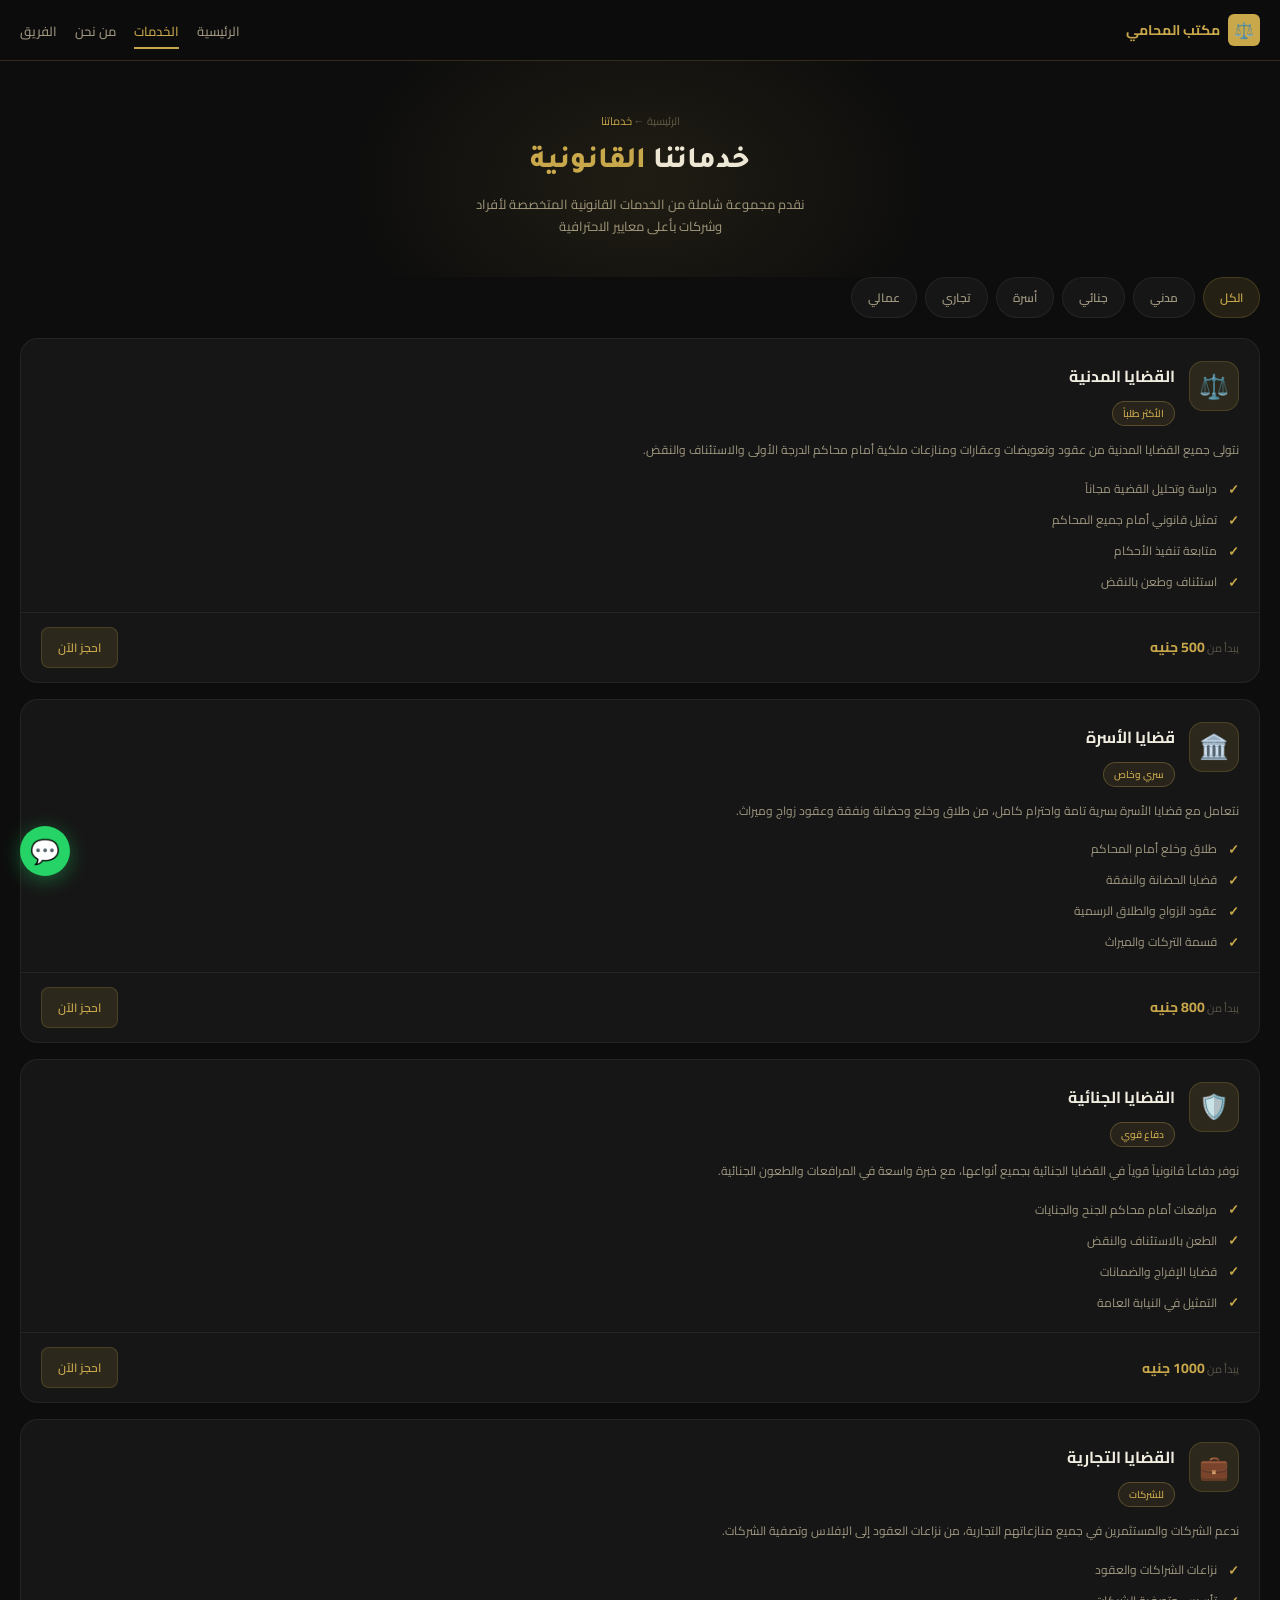
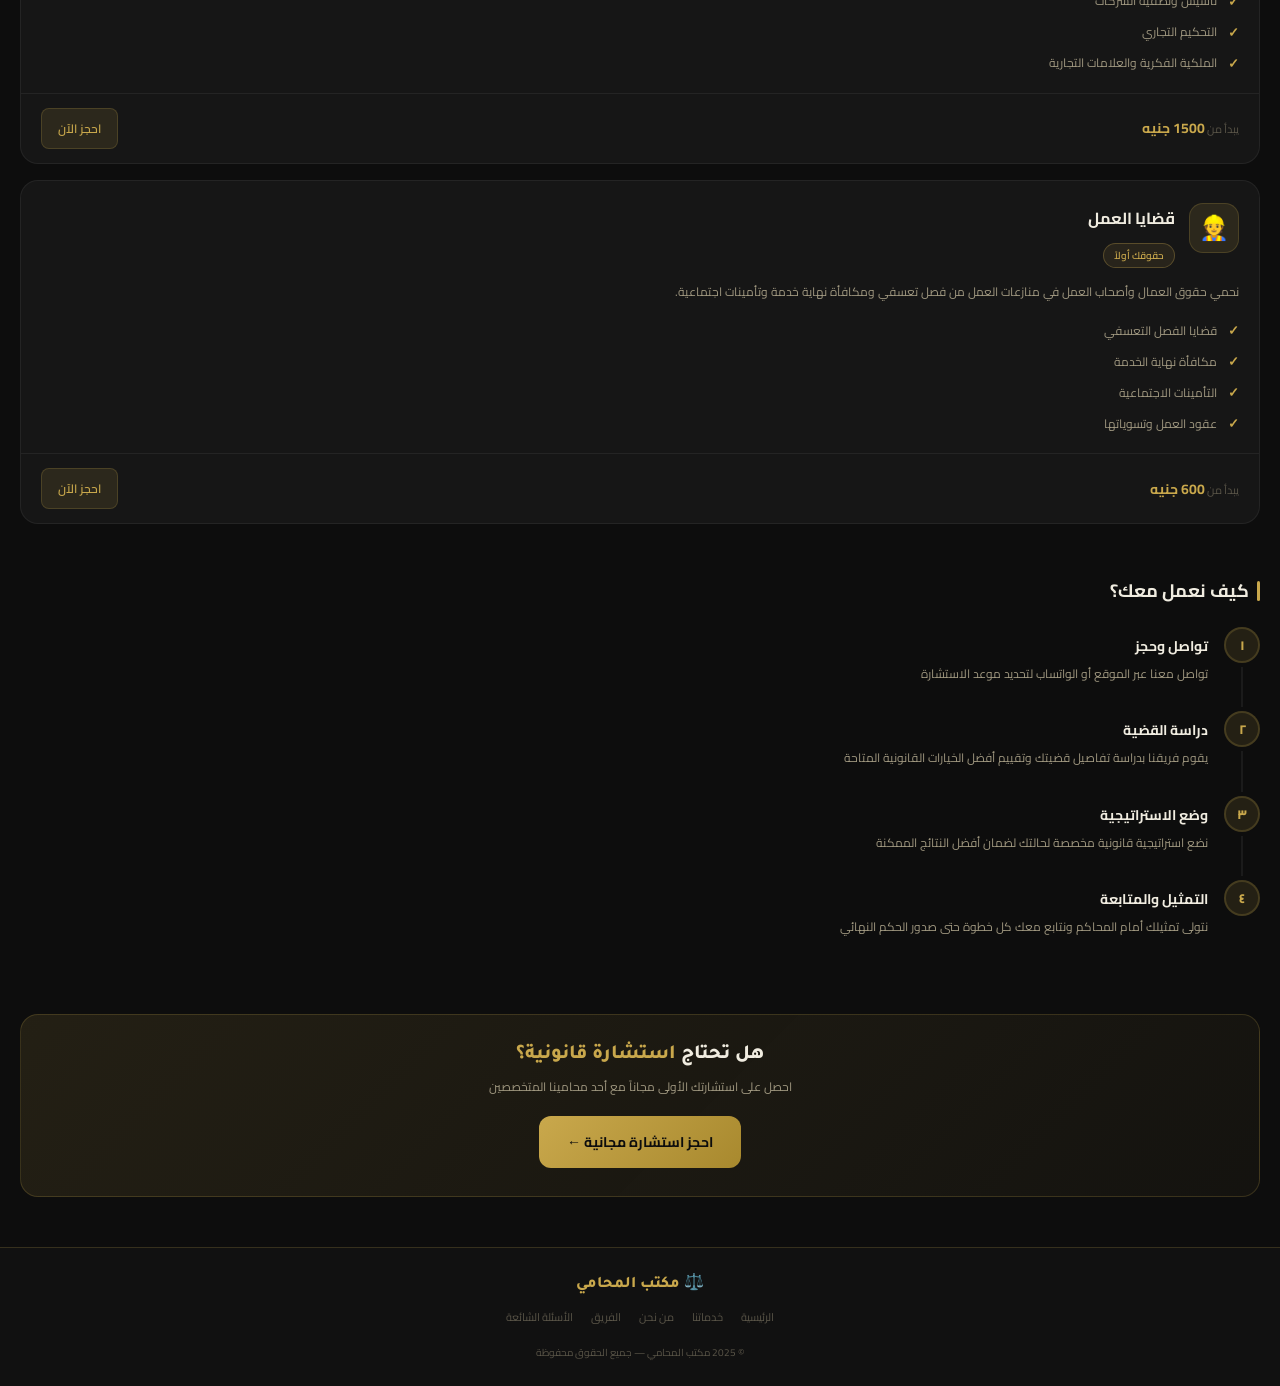
<file: service.html>
<!DOCTYPE html>
<html lang="ar" dir="rtl">
<head>
  <meta charset="UTF-8">
  <meta name="viewport" content="width=device-width, initial-scale=1.0">
  <title>خدماتنا — مكتب المحامي</title>
  <link href="https://fonts.googleapis.com/css2?family=Cairo:wght@300;400;600;700;900&family=Tajawal:wght@300;400;500;700;800&display=swap" rel="stylesheet">
  <style>
    :root {
      --bg-primary: #0d0d0d;
      --bg-secondary: #111111;
      --bg-card: #161616;
      --bg-card2: #1a1a1a;
      --accent-gold: #c9a84c;
      --accent-gold-light: #e8c96a;
      --accent-gold-dim: rgba(201,168,76,0.12);
      --text-primary: #f0ece0;
      --text-secondary: #a09880;
      --text-muted: #5a5548;
      --border: rgba(201,168,76,0.2);
      --border-subtle: rgba(255,255,255,0.06);
    }
    * { margin:0; padding:0; box-sizing:border-box; }
    body { font-family:'Cairo','Tajawal',sans-serif; background:var(--bg-primary); color:var(--text-primary); direction:rtl; }

    /* NAV */
    nav { position:fixed; top:0; right:0; left:0; z-index:100; background:rgba(13,13,13,0.95); backdrop-filter:blur(12px); border-bottom:1px solid var(--border); padding:14px 20px; display:flex; align-items:center; justify-content:space-between; }
    .nav-logo { display:flex; align-items:center; gap:8px; text-decoration:none; }
    .nav-logo-icon { width:32px; height:32px; background:var(--accent-gold); border-radius:6px; display:flex; align-items:center; justify-content:center; font-size:16px; }
    .nav-logo-text { font-size:14px; font-weight:700; color:var(--accent-gold); }
    .nav-links { display:flex; gap:18px; list-style:none; }
    .nav-links a { color:var(--text-secondary); text-decoration:none; font-size:13px; font-weight:500; transition:color .2s; padding:4px 0; border-bottom:2px solid transparent; }
    .nav-links a:hover, .nav-links a.active { color:var(--accent-gold); border-bottom-color:var(--accent-gold); }

    /* PAGE HEADER */
    .page-header { margin-top:61px; padding:50px 20px 40px; text-align:center; position:relative; overflow:hidden; }
    .page-header::before { content:''; position:absolute; top:-80px; left:50%; transform:translateX(-50%); width:600px; height:400px; background:radial-gradient(ellipse, rgba(201,168,76,0.1) 0%, transparent 70%); pointer-events:none; }
    .breadcrumb { font-size:11px; color:var(--text-muted); margin-bottom:14px; }
    .breadcrumb span { color:var(--accent-gold); }
    .page-header h1 { font-family:'Tajawal',sans-serif; font-size:30px; font-weight:800; margin-bottom:12px; }
    .page-header h1 span { color:var(--accent-gold); }
    .page-header p { font-size:13px; color:var(--text-secondary); line-height:1.7; max-width:340px; margin:0 auto; }

    /* FILTER TABS */
    .filter-tabs { display:flex; gap:8px; overflow-x:auto; padding:0 20px 20px; scrollbar-width:none; }
    .filter-tabs::-webkit-scrollbar { display:none; }
    .tab { white-space:nowrap; padding:8px 16px; border-radius:50px; border:1px solid var(--border-subtle); background:var(--bg-card); color:var(--text-secondary); font-size:12px; font-weight:600; cursor:pointer; transition:all .2s; font-family:'Cairo',sans-serif; }
    .tab.active, .tab:hover { background:var(--accent-gold-dim); border-color:var(--border); color:var(--accent-gold); }

    /* SERVICES LIST */
    .services-wrap { padding:0 20px 50px; display:flex; flex-direction:column; gap:16px; }
    .service-big-card { background:var(--bg-card); border:1px solid var(--border-subtle); border-radius:18px; overflow:hidden; transition:border-color .25s, transform .25s; }
    .service-big-card:hover { border-color:var(--border); transform:translateY(-3px); }
    .service-card-top { padding:22px 20px 18px; }
    .service-card-head { display:flex; align-items:flex-start; gap:14px; margin-bottom:14px; }
    .service-emoji-box { width:50px; height:50px; min-width:50px; background:var(--accent-gold-dim); border:1px solid var(--border); border-radius:14px; display:flex; align-items:center; justify-content:center; font-size:24px; }
    .service-card-info h3 { font-size:16px; font-weight:700; margin-bottom:5px; }
    .service-badge { display:inline-block; background:rgba(201,168,76,0.1); border:1px solid rgba(201,168,76,0.3); border-radius:50px; padding:2px 10px; font-size:10px; color:var(--accent-gold); font-weight:600; }
    .service-card-desc { font-size:12px; color:var(--text-secondary); line-height:1.7; margin-bottom:16px; }
    .service-features { display:flex; flex-direction:column; gap:7px; }
    .feature-item { display:flex; align-items:center; gap:8px; font-size:12px; color:var(--text-secondary); }
    .feature-item::before { content:'✓'; color:var(--accent-gold); font-weight:700; font-size:13px; min-width:14px; }
    .service-card-footer { padding:14px 20px; border-top:1px solid var(--border-subtle); display:flex; align-items:center; justify-content:space-between; }
    .service-price { font-size:11px; color:var(--text-muted); }
    .service-price strong { color:var(--accent-gold); font-size:14px; }
    .btn-service { background:var(--accent-gold-dim); border:1px solid var(--border); border-radius:8px; padding:8px 16px; color:var(--accent-gold); font-size:12px; font-weight:600; cursor:pointer; font-family:'Cairo',sans-serif; transition:background .2s; }
    .btn-service:hover { background:rgba(201,168,76,0.22); }

    /* PROCESS */
    .process-section { padding:0 20px 50px; }
    .section-title { font-size:18px; font-weight:700; margin-bottom:20px; display:flex; align-items:center; gap:8px; }
    .section-title::before { content:''; width:3px; height:20px; background:var(--accent-gold); border-radius:2px; }
    .process-steps { display:flex; flex-direction:column; gap:0; }
    .process-step { display:flex; gap:16px; position:relative; }
    .step-line-wrap { display:flex; flex-direction:column; align-items:center; }
    .step-num { width:36px; height:36px; min-width:36px; border-radius:50%; background:var(--accent-gold-dim); border:2px solid var(--border); display:flex; align-items:center; justify-content:center; font-size:13px; font-weight:800; color:var(--accent-gold); }
    .step-connector { width:2px; flex:1; background:var(--border-subtle); margin:4px 0; min-height:30px; }
    .process-step:last-child .step-connector { display:none; }
    .step-content { padding-bottom:28px; flex:1; }
    .step-content h4 { font-size:14px; font-weight:700; margin-bottom:5px; margin-top:6px; }
    .step-content p { font-size:12px; color:var(--text-secondary); line-height:1.6; }

    /* CTA */
    .cta-section { margin:0 20px 50px; background:linear-gradient(135deg, rgba(201,168,76,0.12), rgba(201,168,76,0.04)); border:1px solid var(--border); border-radius:18px; padding:28px 20px; text-align:center; }
    .cta-section h2 { font-size:20px; font-weight:800; margin-bottom:10px; font-family:'Tajawal',sans-serif; }
    .cta-section h2 span { color:var(--accent-gold); }
    .cta-section p { font-size:12px; color:var(--text-secondary); margin-bottom:20px; line-height:1.6; }
    .btn-cta { display:inline-block; background:linear-gradient(135deg, var(--accent-gold), #a8892e); border:none; border-radius:12px; padding:13px 28px; color:#0d0d0d; font-size:14px; font-weight:700; cursor:pointer; font-family:'Cairo',sans-serif; text-decoration:none; transition:opacity .2s, transform .15s; }
    .btn-cta:hover { opacity:.9; transform:translateY(-1px); }

    /* FOOTER */
    footer { background:var(--bg-secondary); border-top:1px solid var(--border); padding:24px 20px; text-align:center; }
    .footer-logo { font-family:'Tajawal',sans-serif; font-size:16px; font-weight:800; color:var(--accent-gold); margin-bottom:12px; }
    .footer-links { display:flex; justify-content:center; gap:18px; flex-wrap:wrap; margin-bottom:16px; }
    .footer-links a { color:var(--text-muted); text-decoration:none; font-size:11px; transition:color .2s; }
    .footer-links a:hover { color:var(--accent-gold); }
    .footer-copy { font-size:10px; color:var(--text-muted); }

    .whatsapp-fab { position:fixed; bottom:24px; left:20px; width:50px; height:50px; background:#25d366; border-radius:50%; display:flex; align-items:center; justify-content:center; box-shadow:0 4px 20px rgba(37,211,102,0.4); cursor:pointer; transition:transform .2s; z-index:200; text-decoration:none; font-size:24px; }
    .whatsapp-fab:hover { transform:scale(1.1); }

    .fade-up { opacity:0; transform:translateY(24px); transition:opacity .55s ease, transform .55s ease; }
    .fade-up.visible { opacity:1; transform:translateY(0); }
  </style>
</head>
<body>

<nav>
  <a class="nav-logo" href="index.html">
    <div class="nav-logo-icon">⚖️</div>
    <span class="nav-logo-text">مكتب المحامي</span>
  </a>
  <ul class="nav-links">
    <li><a href="indix.html">الرئيسية</a></li>
    <li><a href="service.html" class="active">الخدمات</a></li>
    <li><a href="Aboutus.html">من نحن</a></li>
    <li><a href="team.html">الفريق</a></li>
  </ul>
</nav>

<div class="page-header fade-up">
  <div class="breadcrumb">الرئيسية ← <span>خدماتنا</span></div>
  <h1>خدماتنا <span>القانونية</span></h1>
  <p>نقدم مجموعة شاملة من الخدمات القانونية المتخصصة لأفراد وشركات بأعلى معايير الاحترافية</p>
</div>

<div class="filter-tabs">
  <button class="tab active" onclick="filterCards('all', this)">الكل</button>
  <button class="tab" onclick="filterCards('civil', this)">مدني</button>
  <button class="tab" onclick="filterCards('criminal', this)">جنائي</button>
  <button class="tab" onclick="filterCards('family', this)">أسرة</button>
  <button class="tab" onclick="filterCards('commercial', this)">تجاري</button>
  <button class="tab" onclick="filterCards('labor', this)">عمالي</button>
</div>

<div class="services-wrap">

  <div class="service-big-card fade-up" data-cat="civil">
    <div class="service-card-top">
      <div class="service-card-head">
        <div class="service-emoji-box">⚖️</div>
        <div class="service-card-info">
          <h3>القضايا المدنية</h3>
          <span class="service-badge">الأكثر طلباً</span>
        </div>
      </div>
      <p class="service-card-desc">نتولى جميع القضايا المدنية من عقود وتعويضات وعقارات ومنازعات ملكية أمام محاكم الدرجة الأولى والاستئناف والنقض.</p>
      <div class="service-features">
        <div class="feature-item">دراسة وتحليل القضية مجاناً</div>
        <div class="feature-item">تمثيل قانوني أمام جميع المحاكم</div>
        <div class="feature-item">متابعة تنفيذ الأحكام</div>
        <div class="feature-item">استئناف وطعن بالنقض</div>
      </div>
    </div>
    <div class="service-card-footer">
      <div class="service-price">يبدأ من <strong>500 جنيه</strong></div>
      <button class="btn-service">احجز الآن</button>
    </div>
  </div>

  <div class="service-big-card fade-up" data-cat="family">
    <div class="service-card-top">
      <div class="service-card-head">
        <div class="service-emoji-box">🏛️</div>
        <div class="service-card-info">
          <h3>قضايا الأسرة</h3>
          <span class="service-badge">سري وخاص</span>
        </div>
      </div>
      <p class="service-card-desc">نتعامل مع قضايا الأسرة بسرية تامة واحترام كامل، من طلاق وخلع وحضانة ونفقة وعقود زواج وميراث.</p>
      <div class="service-features">
        <div class="feature-item">طلاق وخلع أمام المحاكم</div>
        <div class="feature-item">قضايا الحضانة والنفقة</div>
        <div class="feature-item">عقود الزواج والطلاق الرسمية</div>
        <div class="feature-item">قسمة التركات والميراث</div>
      </div>
    </div>
    <div class="service-card-footer">
      <div class="service-price">يبدأ من <strong>800 جنيه</strong></div>
      <button class="btn-service">احجز الآن</button>
    </div>
  </div>

  <div class="service-big-card fade-up" data-cat="criminal">
    <div class="service-card-top">
      <div class="service-card-head">
        <div class="service-emoji-box">🛡️</div>
        <div class="service-card-info">
          <h3>القضايا الجنائية</h3>
          <span class="service-badge">دفاع قوي</span>
        </div>
      </div>
      <p class="service-card-desc">نوفر دفاعاً قانونياً قوياً في القضايا الجنائية بجميع أنواعها، مع خبرة واسعة في المرافعات والطعون الجنائية.</p>
      <div class="service-features">
        <div class="feature-item">مرافعات أمام محاكم الجنح والجنايات</div>
        <div class="feature-item">الطعن بالاستئناف والنقض</div>
        <div class="feature-item">قضايا الإفراج والضمانات</div>
        <div class="feature-item">التمثيل في النيابة العامة</div>
      </div>
    </div>
    <div class="service-card-footer">
      <div class="service-price">يبدأ من <strong>1000 جنيه</strong></div>
      <button class="btn-service">احجز الآن</button>
    </div>
  </div>

  <div class="service-big-card fade-up" data-cat="commercial">
    <div class="service-card-top">
      <div class="service-card-head">
        <div class="service-emoji-box">💼</div>
        <div class="service-card-info">
          <h3>القضايا التجارية</h3>
          <span class="service-badge">للشركات</span>
        </div>
      </div>
      <p class="service-card-desc">ندعم الشركات والمستثمرين في جميع منازعاتهم التجارية، من نزاعات العقود إلى الإفلاس وتصفية الشركات.</p>
      <div class="service-features">
        <div class="feature-item">نزاعات الشراكات والعقود</div>
        <div class="feature-item">تأسيس وتصفية الشركات</div>
        <div class="feature-item">التحكيم التجاري</div>
        <div class="feature-item">الملكية الفكرية والعلامات التجارية</div>
      </div>
    </div>
    <div class="service-card-footer">
      <div class="service-price">يبدأ من <strong>1500 جنيه</strong></div>
      <button class="btn-service">احجز الآن</button>
    </div>
  </div>

  <div class="service-big-card fade-up" data-cat="labor">
    <div class="service-card-top">
      <div class="service-card-head">
        <div class="service-emoji-box">👷</div>
        <div class="service-card-info">
          <h3>قضايا العمل</h3>
          <span class="service-badge">حقوقك أولاً</span>
        </div>
      </div>
      <p class="service-card-desc">نحمي حقوق العمال وأصحاب العمل في منازعات العمل من فصل تعسفي ومكافأة نهاية خدمة وتأمينات اجتماعية.</p>
      <div class="service-features">
        <div class="feature-item">قضايا الفصل التعسفي</div>
        <div class="feature-item">مكافأة نهاية الخدمة</div>
        <div class="feature-item">التأمينات الاجتماعية</div>
        <div class="feature-item">عقود العمل وتسوياتها</div>
      </div>
    </div>
    <div class="service-card-footer">
      <div class="service-price">يبدأ من <strong>600 جنيه</strong></div>
      <button class="btn-service">احجز الآن</button>
    </div>
  </div>

</div>

<section class="process-section fade-up">
  <div class="section-title">كيف نعمل معك؟</div>
  <div class="process-steps">
    <div class="process-step">
      <div class="step-line-wrap"><div class="step-num">١</div><div class="step-connector"></div></div>
      <div class="step-content"><h4>تواصل وحجز</h4><p>تواصل معنا عبر الموقع أو الواتساب لتحديد موعد الاستشارة</p></div>
    </div>
    <div class="process-step">
      <div class="step-line-wrap"><div class="step-num">٢</div><div class="step-connector"></div></div>
      <div class="step-content"><h4>دراسة القضية</h4><p>يقوم فريقنا بدراسة تفاصيل قضيتك وتقييم أفضل الخيارات القانونية المتاحة</p></div>
    </div>
    <div class="process-step">
      <div class="step-line-wrap"><div class="step-num">٣</div><div class="step-connector"></div></div>
      <div class="step-content"><h4>وضع الاستراتيجية</h4><p>نضع استراتيجية قانونية مخصصة لحالتك لضمان أفضل النتائج الممكنة</p></div>
    </div>
    <div class="process-step">
      <div class="step-line-wrap"><div class="step-num">٤</div><div class="step-connector"></div></div>
      <div class="step-content"><h4>التمثيل والمتابعة</h4><p>نتولى تمثيلك أمام المحاكم ونتابع معك كل خطوة حتى صدور الحكم النهائي</p></div>
    </div>
  </div>
</section>

<div class="cta-section fade-up">
  <h2>هل تحتاج <span>استشارة قانونية؟</span></h2>
  <p>احصل على استشارتك الأولى مجاناً مع أحد محامينا المتخصصين</p>
  <a href="page.html" class="btn-cta">احجز استشارة مجانية ←</a>
</div>

<footer>
  <div class="footer-logo">⚖️ مكتب المحامي</div>
  <div class="footer-links">
    <a href="page.html">الرئيسية</a>
    <a href="services.html">خدماتنا</a>
    <a href="about.html">من نحن</a>
    <a href="team.html">الفريق</a>
    <a href="faq.html">الأسئلة الشائعة</a>
  </div>
  <div class="footer-copy">© 2025 مكتب المحامي — جميع الحقوق محفوظة</div>
</footer>

<a class="whatsapp-fab" href="https://wa.me/201000000000" target="_blank">💬</a>

<script>
  function filterCards(cat, el) {
    document.querySelectorAll('.tab').forEach(t => t.classList.remove('active'));
    el.classList.add('active');
    document.querySelectorAll('.service-big-card').forEach(c => {
      if (cat === 'all' || c.dataset.cat === cat) {
        c.style.display = 'block';
      } else {
        c.style.display = 'none';
      }
    });
  }
  const obs = new IntersectionObserver(entries => {
    entries.forEach(e => { if(e.isIntersecting) e.target.classList.add('visible'); });
  }, { threshold: 0.08 });
  document.querySelectorAll('.fade-up').forEach(el => obs.observe(el));
</script>
</body>
</html>
</file>
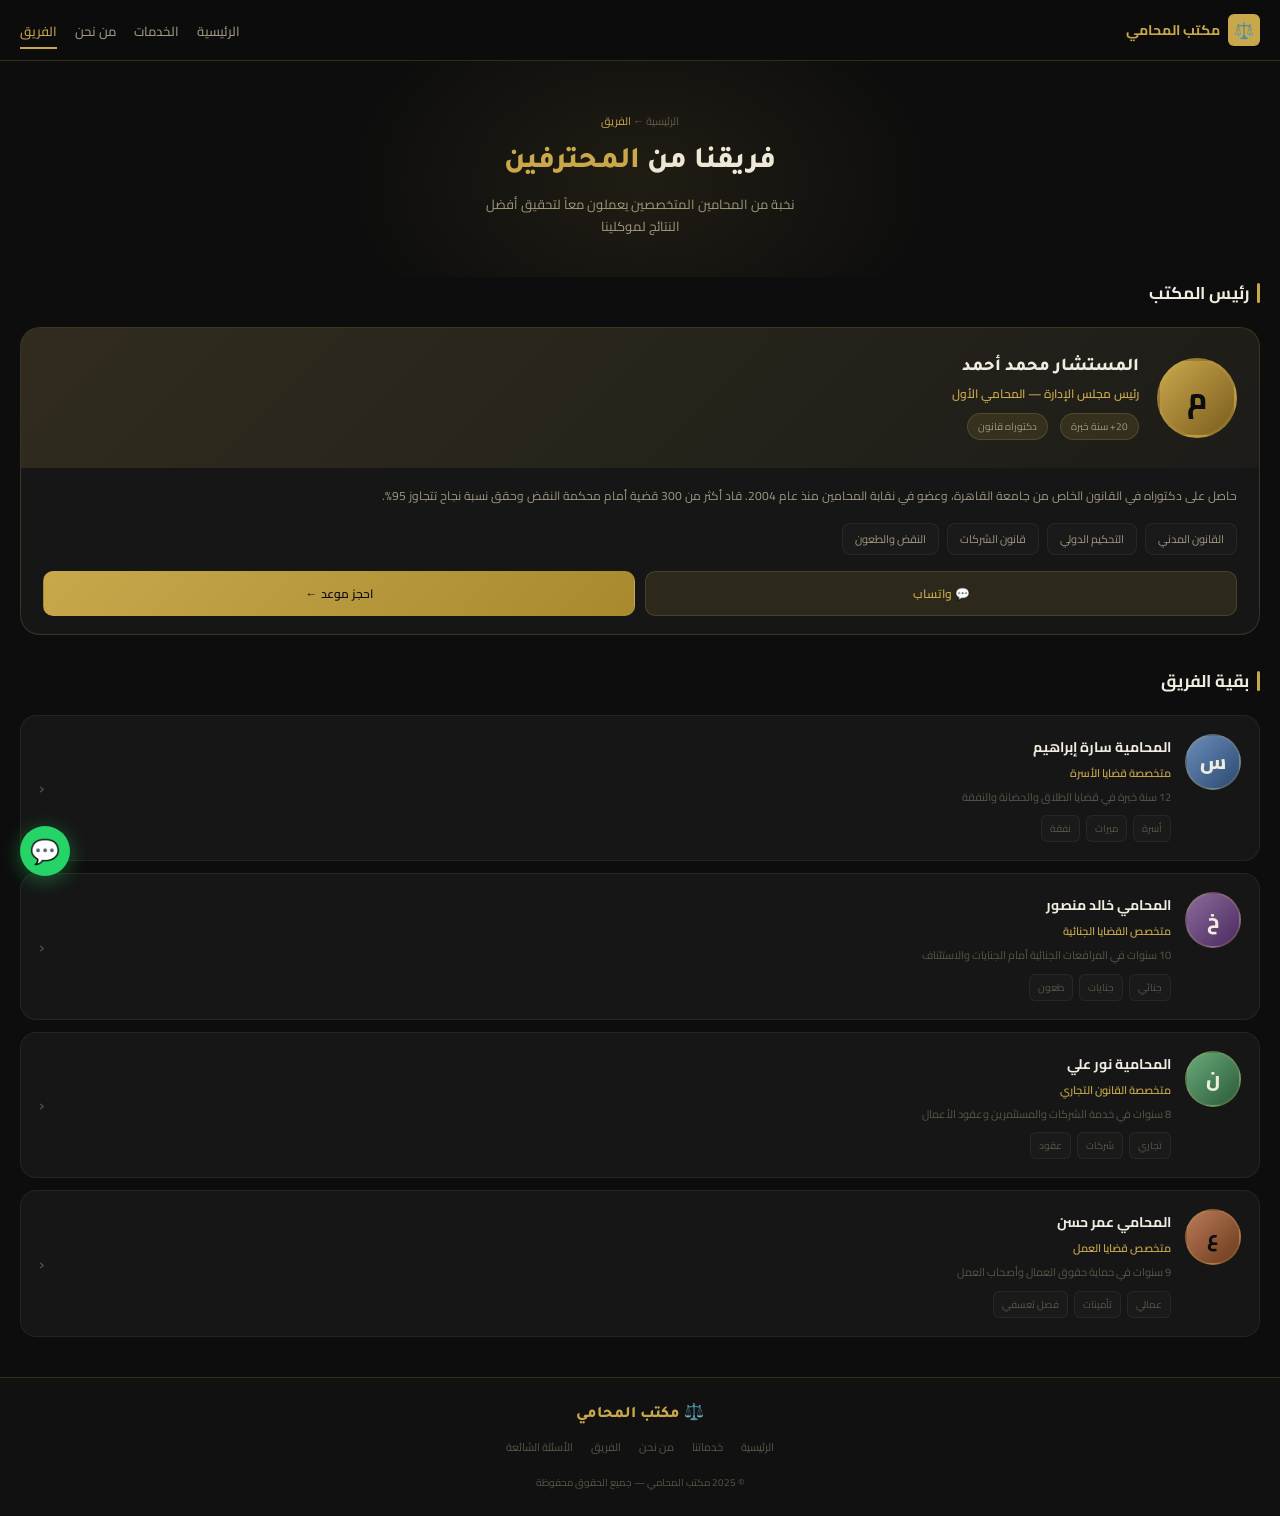
<file: team.html>
<!DOCTYPE html>
<html lang="ar" dir="rtl">
<head>
  <meta charset="UTF-8">
  <meta name="viewport" content="width=device-width, initial-scale=1.0">
  <title>الفريق — مكتب المحامي</title>
  <link href="https://fonts.googleapis.com/css2?family=Cairo:wght@300;400;600;700;900&family=Tajawal:wght@300;400;500;700;800&display=swap" rel="stylesheet">
  <style>
    :root {
      --bg-primary:#0d0d0d; --bg-secondary:#111; --bg-card:#161616; --bg-card2:#1a1a1a;
      --accent-gold:#c9a84c; --accent-gold-light:#e8c96a; --accent-gold-dim:rgba(201,168,76,0.12);
      --text-primary:#f0ece0; --text-secondary:#a09880; --text-muted:#5a5548;
      --border:rgba(201,168,76,0.2); --border-subtle:rgba(255,255,255,0.06);
    }
    * { margin:0; padding:0; box-sizing:border-box; }
    body { font-family:'Cairo','Tajawal',sans-serif; background:var(--bg-primary); color:var(--text-primary); direction:rtl; }

    nav { position:fixed; top:0; right:0; left:0; z-index:100; background:rgba(13,13,13,0.95); backdrop-filter:blur(12px); border-bottom:1px solid var(--border); padding:14px 20px; display:flex; align-items:center; justify-content:space-between; }
    .nav-logo { display:flex; align-items:center; gap:8px; text-decoration:none; }
    .nav-logo-icon { width:32px; height:32px; background:var(--accent-gold); border-radius:6px; display:flex; align-items:center; justify-content:center; font-size:16px; }
    .nav-logo-text { font-size:14px; font-weight:700; color:var(--accent-gold); }
    .nav-links { display:flex; gap:18px; list-style:none; }
    .nav-links a { color:var(--text-secondary); text-decoration:none; font-size:13px; font-weight:500; transition:color .2s; padding:4px 0; border-bottom:2px solid transparent; }
    .nav-links a:hover, .nav-links a.active { color:var(--accent-gold); border-bottom-color:var(--accent-gold); }

    .page-header { margin-top:61px; padding:50px 20px 40px; text-align:center; position:relative; overflow:hidden; }
    .page-header::before { content:''; position:absolute; top:-80px; left:50%; transform:translateX(-50%); width:600px; height:400px; background:radial-gradient(ellipse, rgba(201,168,76,0.1) 0%, transparent 70%); pointer-events:none; }
    .breadcrumb { font-size:11px; color:var(--text-muted); margin-bottom:14px; }
    .breadcrumb span { color:var(--accent-gold); }
    .page-header h1 { font-family:'Tajawal',sans-serif; font-size:30px; font-weight:800; margin-bottom:12px; }
    .page-header h1 span { color:var(--accent-gold); }
    .page-header p { font-size:13px; color:var(--text-secondary); line-height:1.7; max-width:340px; margin:0 auto; }

    /* FEATURED MEMBER */
    .featured-section { padding:0 20px 30px; }
    .section-title { font-size:17px; font-weight:700; margin-bottom:18px; display:flex; align-items:center; gap:8px; }
    .section-title::before { content:''; width:3px; height:20px; background:var(--accent-gold); border-radius:2px; }
    .featured-card { background:var(--bg-card); border:1px solid var(--border); border-radius:20px; overflow:hidden; }
    .featured-top { background:linear-gradient(135deg, rgba(201,168,76,0.15), rgba(201,168,76,0.04)); padding:28px 22px; display:flex; gap:18px; align-items:center; }
    .featured-avatar { width:80px; height:80px; min-width:80px; border-radius:50%; background:linear-gradient(135deg, var(--accent-gold), #7a5c1e); display:flex; align-items:center; justify-content:center; font-size:30px; font-weight:800; color:#0d0d0d; border:3px solid var(--border); }
    .featured-info h2 { font-size:18px; font-weight:800; margin-bottom:4px; font-family:'Tajawal',sans-serif; }
    .featured-role { color:var(--accent-gold); font-size:12px; font-weight:600; margin-bottom:8px; }
    .featured-exp { display:flex; gap:12px; }
    .exp-badge { background:var(--accent-gold-dim); border:1px solid var(--border); border-radius:50px; padding:3px 10px; font-size:10px; color:var(--text-secondary); }
    .featured-bottom { padding:18px 22px; }
    .featured-bottom p { font-size:12px; color:var(--text-secondary); line-height:1.7; margin-bottom:16px; }
    .specialties { display:flex; flex-wrap:wrap; gap:8px; margin-bottom:16px; }
    .specialty-tag { background:var(--bg-card2); border:1px solid var(--border-subtle); border-radius:8px; padding:5px 12px; font-size:11px; color:var(--text-secondary); }
    .featured-contact { display:flex; gap:10px; }
    .contact-btn { flex:1; padding:10px; border-radius:10px; border:1px solid var(--border); background:var(--accent-gold-dim); color:var(--accent-gold); font-size:12px; font-weight:600; cursor:pointer; font-family:'Cairo',sans-serif; text-align:center; transition:background .2s; text-decoration:none; display:flex; align-items:center; justify-content:center; gap:5px; }
    .contact-btn:hover { background:rgba(201,168,76,0.22); }
    .contact-btn.primary { background:linear-gradient(135deg,var(--accent-gold),#a8892e); color:#0d0d0d; border-color:transparent; }
    .contact-btn.primary:hover { opacity:.9; }

    /* TEAM GRID */
    .team-section { padding:0 20px 40px; }
    .team-grid { display:flex; flex-direction:column; gap:12px; }
    .member-card { background:var(--bg-card); border:1px solid var(--border-subtle); border-radius:16px; padding:18px; display:flex; gap:14px; align-items:flex-start; transition:border-color .2s, transform .2s; cursor:pointer; }
    .member-card:hover { border-color:var(--border); transform:translateX(-3px); }
    .member-avatar { width:56px; height:56px; min-width:56px; border-radius:50%; display:flex; align-items:center; justify-content:center; font-size:20px; font-weight:800; color:#0d0d0d; border:2px solid var(--border); }
    .av1 { background:linear-gradient(135deg,#c9a84c,#7a5c1e); }
    .av2 { background:linear-gradient(135deg,#6b8cba,#2a4a70); color:#f0ece0 !important; }
    .av3 { background:linear-gradient(135deg,#8b6b9a,#4a2a60); color:#f0ece0 !important; }
    .av4 { background:linear-gradient(135deg,#6aaa7a,#2a5a3a); color:#f0ece0 !important; }
    .av5 { background:linear-gradient(135deg,#ba7a5a,#6a3a1a); }
    .member-info { flex:1; }
    .member-name { font-size:14px; font-weight:700; margin-bottom:3px; }
    .member-role { font-size:11px; color:var(--accent-gold); font-weight:600; margin-bottom:6px; }
    .member-desc { font-size:11px; color:var(--text-muted); line-height:1.5; margin-bottom:10px; }
    .member-tags { display:flex; flex-wrap:wrap; gap:6px; }
    .member-tag { background:var(--bg-card2); border:1px solid var(--border-subtle); border-radius:6px; padding:3px 8px; font-size:10px; color:var(--text-muted); }
    .member-arrow { color:var(--text-muted); font-size:18px; align-self:center; }

    /* MODAL */
    .modal-overlay { position:fixed; inset:0; background:rgba(0,0,0,0.85); z-index:500; display:none; align-items:flex-end; }
    .modal-overlay.open { display:flex; }
    .modal { background:var(--bg-card); border-radius:20px 20px 0 0; border-top:1px solid var(--border); width:100%; max-height:85vh; overflow-y:auto; padding:24px 20px 40px; animation:slideUp .3s ease; }
    @keyframes slideUp { from { transform:translateY(100%); } to { transform:translateY(0); } }
    .modal-handle { width:36px; height:4px; background:var(--border); border-radius:2px; margin:0 auto 20px; }
    .modal-avatar { width:72px; height:72px; border-radius:50%; display:flex; align-items:center; justify-content:center; font-size:26px; font-weight:800; color:#0d0d0d; border:2px solid var(--border); margin-bottom:14px; }
    .modal h2 { font-size:18px; font-weight:800; margin-bottom:4px; }
    .modal-role { color:var(--accent-gold); font-size:13px; font-weight:600; margin-bottom:14px; }
    .modal-bio { font-size:13px; color:var(--text-secondary); line-height:1.7; margin-bottom:16px; }
    .modal-section-label { font-size:12px; font-weight:700; color:var(--text-primary); margin-bottom:8px; }
    .modal-tags { display:flex; flex-wrap:wrap; gap:8px; margin-bottom:18px; }
    .modal-tag { background:var(--accent-gold-dim); border:1px solid var(--border); border-radius:8px; padding:5px 12px; font-size:11px; color:var(--accent-gold); }
    .modal-close { display:block; width:100%; padding:12px; background:var(--bg-card2); border:1px solid var(--border-subtle); border-radius:12px; color:var(--text-secondary); font-size:13px; font-weight:600; cursor:pointer; font-family:'Cairo',sans-serif; margin-top:10px; }

    footer { background:var(--bg-secondary); border-top:1px solid var(--border); padding:24px 20px; text-align:center; }
    .footer-logo { font-family:'Tajawal',sans-serif; font-size:16px; font-weight:800; color:var(--accent-gold); margin-bottom:12px; }
    .footer-links { display:flex; justify-content:center; gap:18px; flex-wrap:wrap; margin-bottom:16px; }
    .footer-links a { color:var(--text-muted); text-decoration:none; font-size:11px; transition:color .2s; }
    .footer-links a:hover { color:var(--accent-gold); }
    .footer-copy { font-size:10px; color:var(--text-muted); }

    .whatsapp-fab { position:fixed; bottom:24px; left:20px; width:50px; height:50px; background:#25d366; border-radius:50%; display:flex; align-items:center; justify-content:center; box-shadow:0 4px 20px rgba(37,211,102,0.4); cursor:pointer; transition:transform .2s; z-index:200; text-decoration:none; font-size:24px; }
    .whatsapp-fab:hover { transform:scale(1.1); }

    .fade-up { opacity:0; transform:translateY(24px); transition:opacity .55s ease, transform .55s ease; }
    .fade-up.visible { opacity:1; transform:translateY(0); }
  </style>
</head>
<body>

<nav>
  <a class="nav-logo" href="index.html">
    <div class="nav-logo-icon">⚖️</div>
    <span class="nav-logo-text">مكتب المحامي</span>
  </a>
  <ul class="nav-links">
    <li><a href="indix.html">الرئيسية</a></li>
    <li><a href="service.html">الخدمات</a></li>
    <li><a href="Aboutus.html">من نحن</a></li>
    <li><a href="team.html" class="active">الفريق</a></li>
  </ul>
</nav>

<div class="page-header fade-up">
  <div class="breadcrumb">الرئيسية ← <span>الفريق</span></div>
  <h1>فريقنا من <span>المحترفين</span></h1>
  <p>نخبة من المحامين المتخصصين يعملون معاً لتحقيق أفضل النتائج لموكلينا</p>
</div>

<section class="featured-section fade-up">
  <div class="section-title">رئيس المكتب</div>
  <div class="featured-card">
    <div class="featured-top">
      <div class="featured-avatar">م</div>
      <div class="featured-info">
        <h2>المستشار محمد أحمد</h2>
        <div class="featured-role">رئيس مجلس الإدارة — المحامي الأول</div>
        <div class="featured-exp">
          <span class="exp-badge">20+ سنة خبرة</span>
          <span class="exp-badge">دكتوراه قانون</span>
        </div>
      </div>
    </div>
    <div class="featured-bottom">
      <p>حاصل على دكتوراه في القانون الخاص من جامعة القاهرة، وعضو في نقابة المحامين منذ عام 2004. قاد أكثر من 300 قضية أمام محكمة النقض وحقق نسبة نجاح تتجاوز 95%.</p>
      <div class="specialties">
        <span class="specialty-tag">القانون المدني</span>
        <span class="specialty-tag">التحكيم الدولي</span>
        <span class="specialty-tag">قانون الشركات</span>
        <span class="specialty-tag">النقض والطعون</span>
      </div>
      <div class="featured-contact">
        <a href="https://wa.me/201000000000" class="contact-btn">💬 واتساب</a>
        <a href="page.html" class="contact-btn primary">احجز موعد ←</a>
      </div>
    </div>
  </div>
</section>

<section class="team-section fade-up">
  <div class="section-title">بقية الفريق</div>
  <div class="team-grid">

    <div class="member-card" onclick="openModal('sara')">
      <div class="member-avatar av2">س</div>
      <div class="member-info">
        <div class="member-name">المحامية سارة إبراهيم</div>
        <div class="member-role">متخصصة قضايا الأسرة</div>
        <div class="member-desc">12 سنة خبرة في قضايا الطلاق والحضانة والنفقة</div>
        <div class="member-tags">
          <span class="member-tag">أسرة</span>
          <span class="member-tag">ميراث</span>
          <span class="member-tag">نفقة</span>
        </div>
      </div>
      <div class="member-arrow">‹</div>
    </div>

    <div class="member-card" onclick="openModal('khaled')">
      <div class="member-avatar av3">خ</div>
      <div class="member-info">
        <div class="member-name">المحامي خالد منصور</div>
        <div class="member-role">متخصص القضايا الجنائية</div>
        <div class="member-desc">10 سنوات في المرافعات الجنائية أمام الجنايات والاستئناف</div>
        <div class="member-tags">
          <span class="member-tag">جنائي</span>
          <span class="member-tag">جنايات</span>
          <span class="member-tag">طعون</span>
        </div>
      </div>
      <div class="member-arrow">‹</div>
    </div>

    <div class="member-card" onclick="openModal('nour')">
      <div class="member-avatar av4">ن</div>
      <div class="member-info">
        <div class="member-name">المحامية نور علي</div>
        <div class="member-role">متخصصة القانون التجاري</div>
        <div class="member-desc">8 سنوات في خدمة الشركات والمستثمرين وعقود الأعمال</div>
        <div class="member-tags">
          <span class="member-tag">تجاري</span>
          <span class="member-tag">شركات</span>
          <span class="member-tag">عقود</span>
        </div>
      </div>
      <div class="member-arrow">‹</div>
    </div>

    <div class="member-card" onclick="openModal('omar')">
      <div class="member-avatar av5">ع</div>
      <div class="member-info">
        <div class="member-name">المحامي عمر حسن</div>
        <div class="member-role">متخصص قضايا العمل</div>
        <div class="member-desc">9 سنوات في حماية حقوق العمال وأصحاب العمل</div>
        <div class="member-tags">
          <span class="member-tag">عمالي</span>
          <span class="member-tag">تأمينات</span>
          <span class="member-tag">فصل تعسفي</span>
        </div>
      </div>
      <div class="member-arrow">‹</div>
    </div>

  </div>
</section>

<!-- MODAL -->
<div class="modal-overlay" id="modal" onclick="closeModalOutside(event)">
  <div class="modal" id="modal-content">
    <div class="modal-handle"></div>
    <div class="modal-avatar" id="modal-avatar"></div>
    <h2 id="modal-name"></h2>
    <div class="modal-role" id="modal-role"></div>
    <p class="modal-bio" id="modal-bio"></p>
    <div class="modal-section-label">التخصصات</div>
    <div class="modal-tags" id="modal-tags"></div>
    <button class="modal-close" onclick="closeModal()">إغلاق</button>
  </div>
</div>

<footer>
  <div class="footer-logo">⚖️ مكتب المحامي</div>
  <div class="footer-links">
    <a href="page.html">الرئيسية</a>
    <a href="services.html">خدماتنا</a>
    <a href="about.html">من نحن</a>
    <a href="team.html">الفريق</a>
    <a href="faq.html">الأسئلة الشائعة</a>
  </div>
  <div class="footer-copy">© 2025 مكتب المحامي — جميع الحقوق محفوظة</div>
</footer>

<a class="whatsapp-fab" href="https://wa.me/201000000000" target="_blank">💬</a>

<script>
  const members = {
    sara: { name:'المحامية سارة إبراهيم', role:'متخصصة قضايا الأسرة', bio:'حاصلة على ليسانس الحقوق بامتياز من جامعة عين شمس، وعضو نقابة المحامين منذ 2013. تمتلك خبرة واسعة في قضايا الأسرة وتُعرف بأسلوبها الإنساني الراقي في التعامل مع الموكلين.', tags:['طلاق وخلع','حضانة ونفقة','عقود زواج','قسمة التركات','الوصاية'], color:'#6b8cba' },
    khaled: { name:'المحامي خالد منصور', role:'متخصص القضايا الجنائية', bio:'خريج كلية الحقوق جامعة القاهرة، اشتهر بمرافعاته القوية أمام محاكم الجنايات وله سجل حافل في قضايا الطعون والاستئناف الجنائي.', tags:['جنايات وجنح','طعون جنائية','إفراج وضمانات','نيابة عامة','تحقيقات'], color:'#8b6b9a' },
    nour: { name:'المحامية نور علي', role:'متخصصة القانون التجاري', bio:'حاصلة على ماجستير في القانون التجاري الدولي، خدمت أكثر من 50 شركة في مصر والمنطقة العربية في عقودها ونزاعاتها التجارية.', tags:['عقود الشركات','تأسيس وتصفية','تحكيم تجاري','ملكية فكرية','استثمار أجنبي'], color:'#6aaa7a' },
    omar: { name:'المحامي عمر حسن', role:'متخصص قضايا العمل', bio:'خبير في قانون العمل المصري وقانون التأمينات الاجتماعية، نجح في استرداد حقوق مئات العمال وتسوية نزاعات عمالية كثيرة.', tags:['فصل تعسفي','مكافأة نهاية خدمة','تأمينات اجتماعية','عقود عمل','إجازات وبدلات'], color:'#ba7a5a' }
  };

  function openModal(id) {
    const m = members[id];
    document.getElementById('modal-avatar').textContent = m.name[6];
    document.getElementById('modal-avatar').style.background = `linear-gradient(135deg, ${m.color}, #1a1a1a)`;
    document.getElementById('modal-avatar').style.color = '#f0ece0';
    document.getElementById('modal-name').textContent = m.name;
    document.getElementById('modal-role').textContent = m.role;
    document.getElementById('modal-bio').textContent = m.bio;
    document.getElementById('modal-tags').innerHTML = m.tags.map(t => `<span class="modal-tag">${t}</span>`).join('');
    document.getElementById('modal').classList.add('open');
    document.body.style.overflow = 'hidden';
  }

  function closeModal() {
    document.getElementById('modal').classList.remove('open');
    document.body.style.overflow = '';
  }

  function closeModalOutside(e) {
    if (e.target === document.getElementById('modal')) closeModal();
  }

  const obs = new IntersectionObserver(e => { e.forEach(x => { if(x.isIntersecting) x.target.classList.add('visible'); }); }, { threshold: 0.08 });
  document.querySelectorAll('.fade-up').forEach(el => obs.observe(el));
</script>
</body>
</html>
</file>
